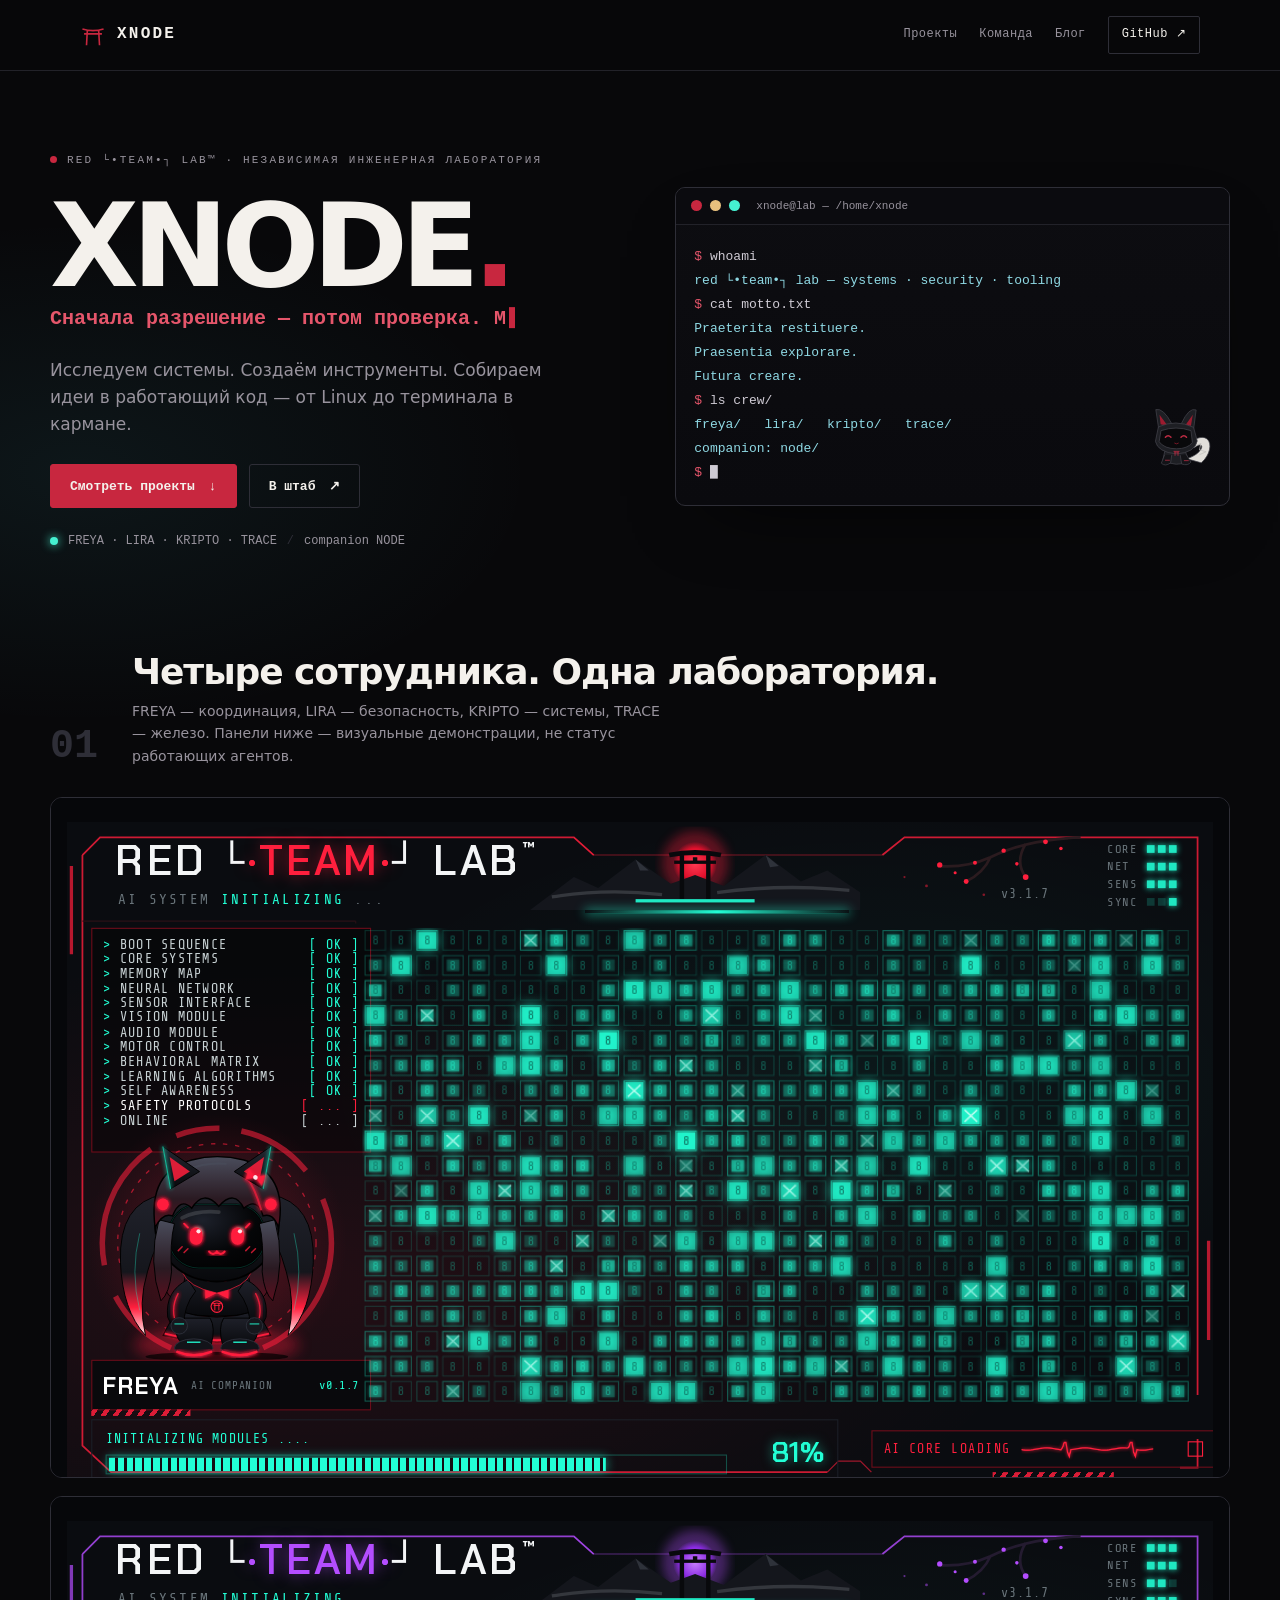
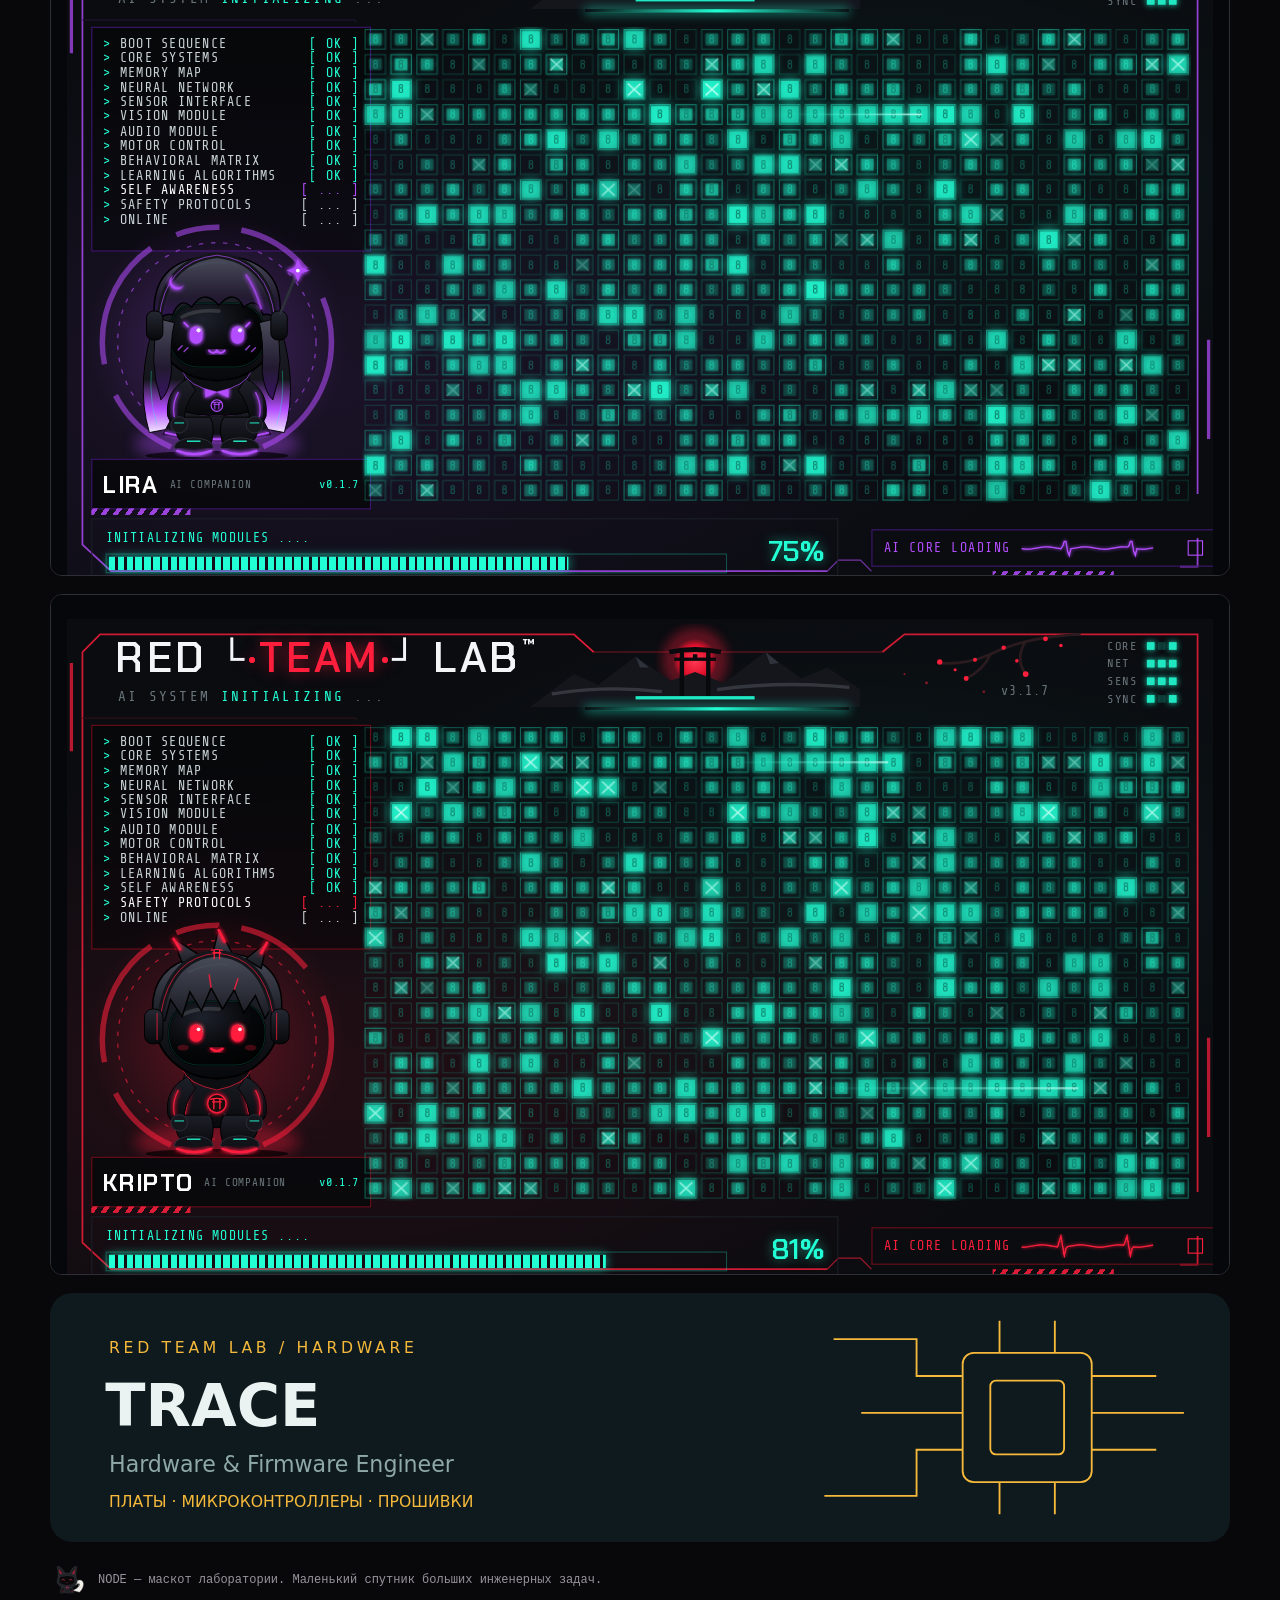
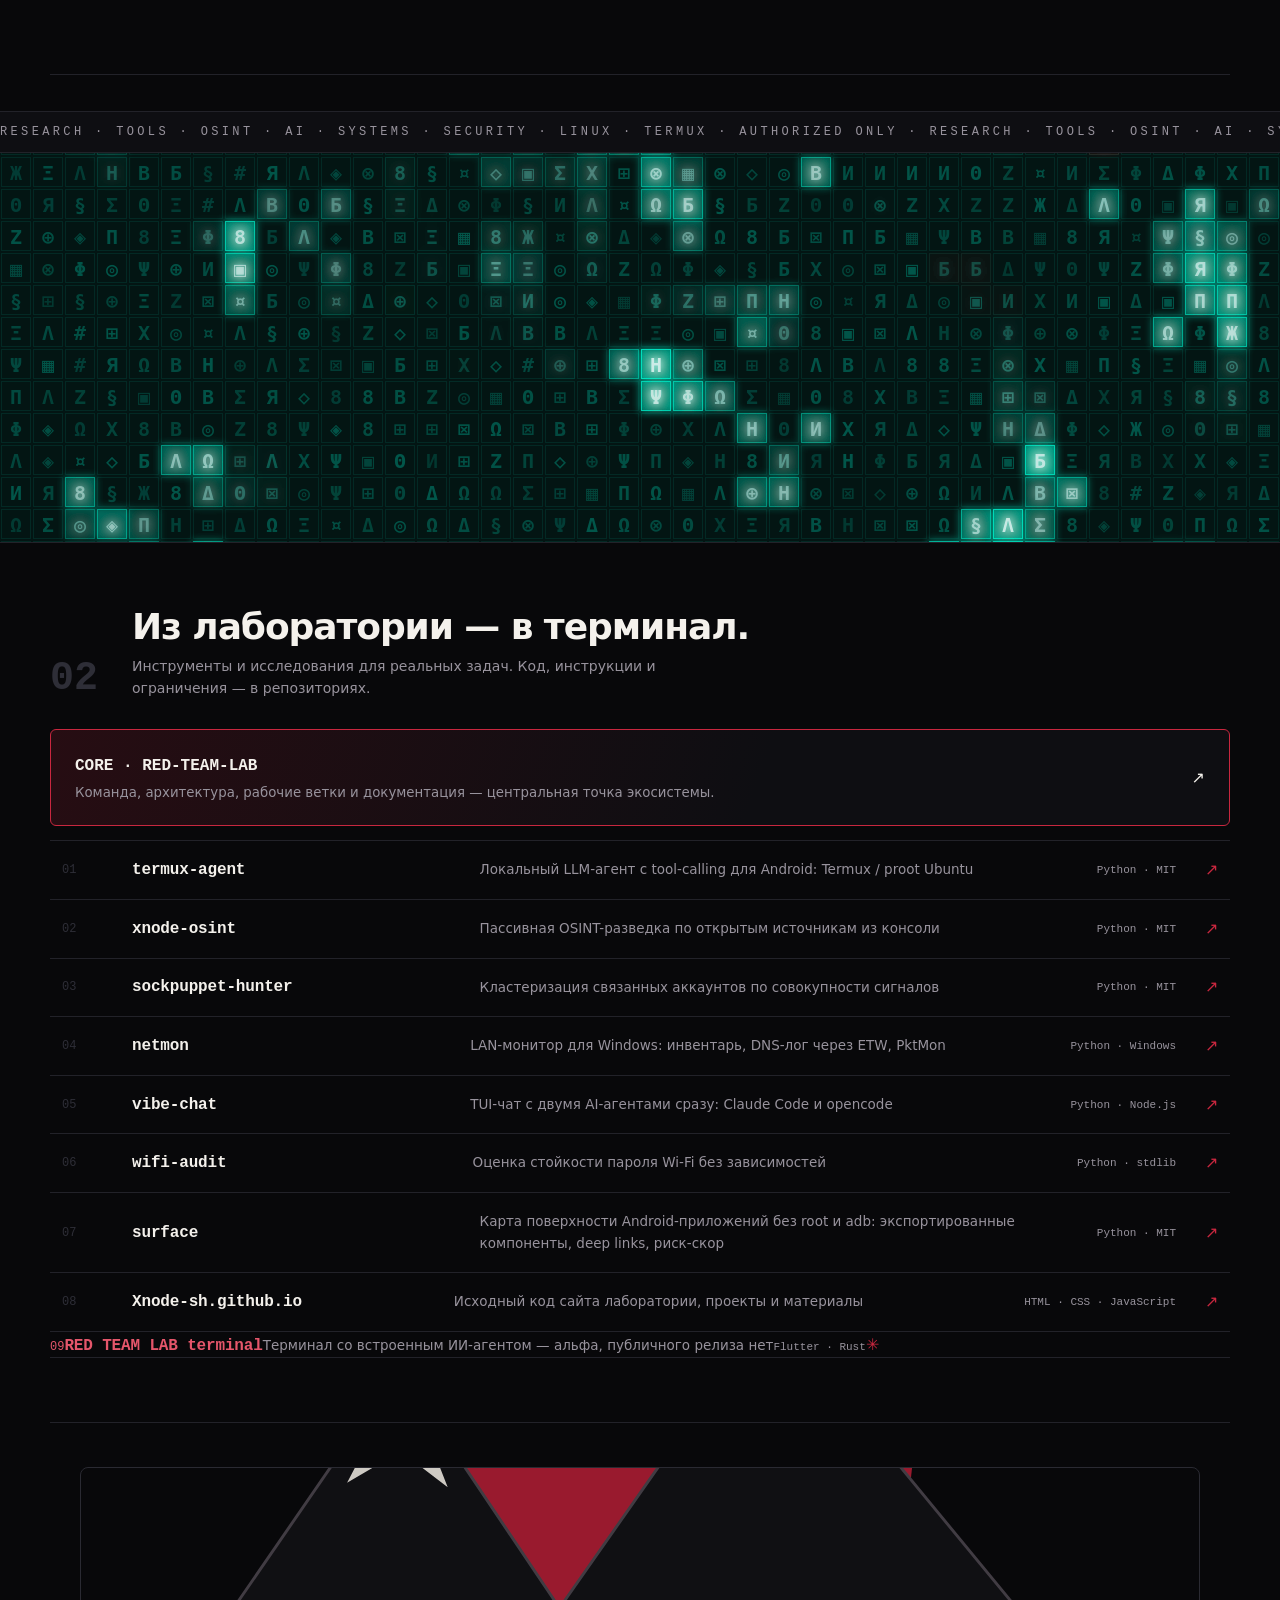
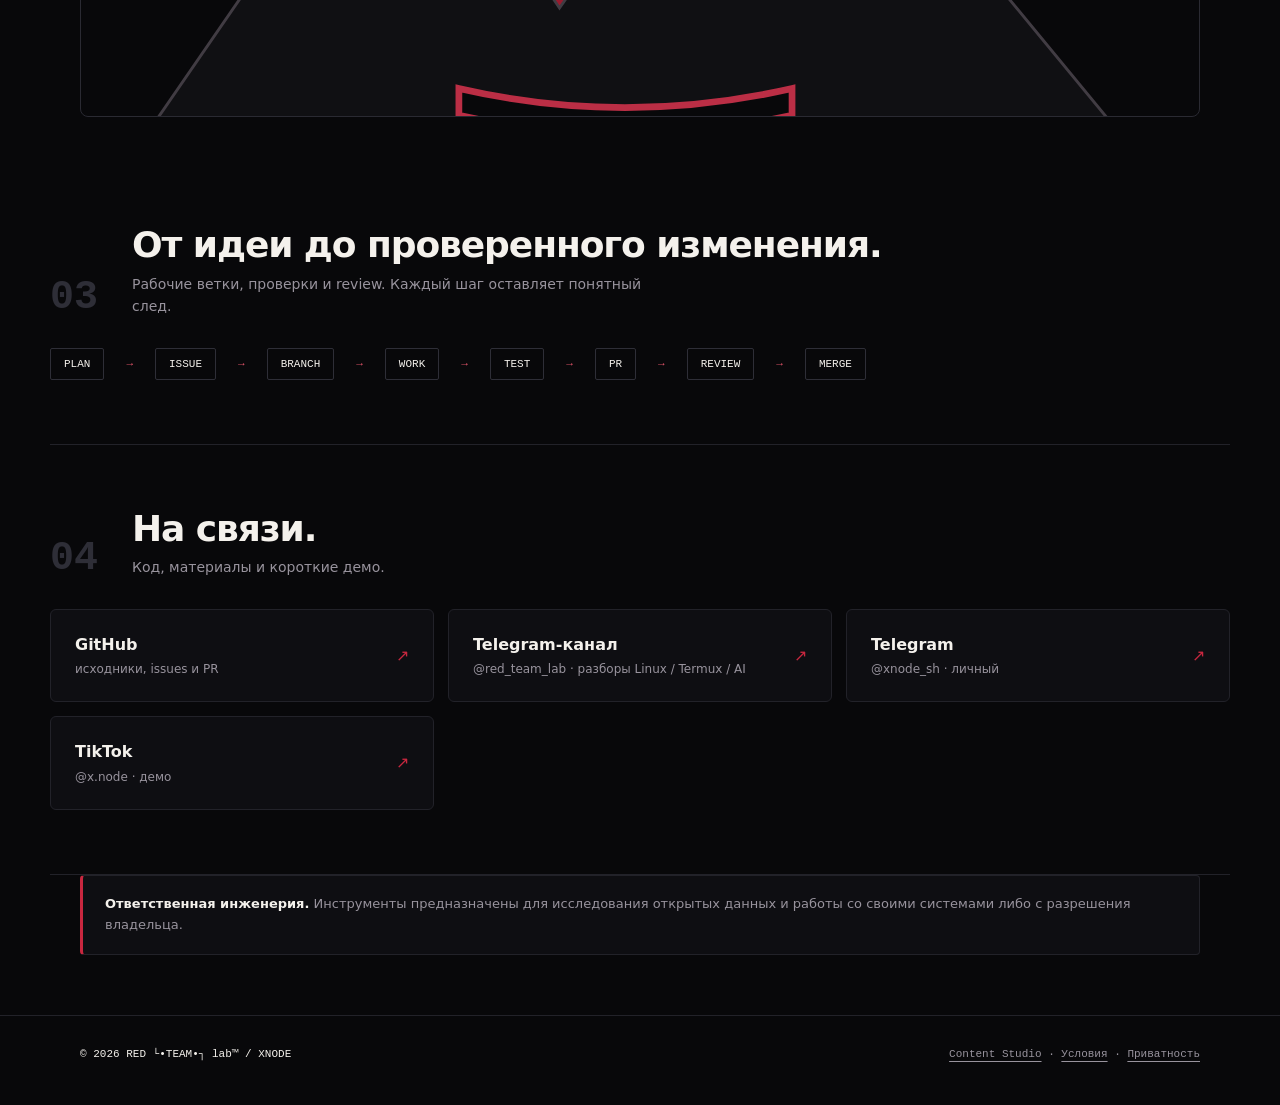
<file: index.html>
<!DOCTYPE html><html lang="ru"><head><meta charset="utf-8"><meta name="viewport" content="width=device-width,initial-scale=1"><title>XNODE — RED └•TEAM•┐ lab™</title><meta name="description" content="RED └•TEAM•┐ lab™ — инженерная лаборатория XNODE. Linux, AI-инструменты и авторизованная безопасность. Команда FREYA / LIRA / KRIPTO / TRACE."><link rel="canonical" href="https://redteam.is-a.dev/"><meta name="theme-color" content="#08080a"><meta property="og:type" content="website"><meta property="og:title" content="XNODE — RED └•TEAM•┐ lab™"><meta property="og:description" content="Research • Tools • OSINT • AI. Инженерная лаборатория XNODE."><meta property="og:url" content="https://redteam.is-a.dev/"><meta property="og:image" content="https://redteam.is-a.dev/assets/social-preview.png"><meta name="twitter:card" content="summary_large_image"><link rel="icon" href="/assets/rig-node.svg" type="image/svg+xml"><link rel="stylesheet" href="/assets/home.css"></head>
<body>
<a class="skip" href="#main">Перейти к содержимому</a>
<nav class="top"><div class="wrap nav-in"><a class="brand" href="/" aria-label="XNODE — главная"><svg viewBox="0 0 32 32" aria-hidden="true"><path d="M3 8Q16 12 29 8M5 14H27M9 10L8 28M23 10L24 28"/></svg>XNODE</a><div class="menu"><a href="#projects">Проекты</a><a href="#team">Команда</a><a href="/blog.html">Блог</a><a class="gh" href="https://github.com/Xnode-sh">GitHub ↗</a></div></div></nav>

<main id="main">
  <section class="hero wrap">
    <div>
      <span class="tag">RED └•TEAM•┐ lab™ · независимая инженерная лаборатория</span>
      <h1 class="title">XNODE<em>.</em></h1>
      <p class="typed" aria-live="polite"></p>
      <p class="lead">Исследуем системы. Создаём инструменты. Собираем идеи в работающий код — от Linux до терминала в кармане.</p>
      <div class="cta"><a class="btn primary" href="#projects">Смотреть проекты <span aria-hidden="true">↓</span></a><a class="btn" href="https://github.com/Xnode-sh/RED-TEAM-LAB">В штаб <span aria-hidden="true">↗</span></a></div>
      <p class="crew"><span class="dot"></span> FREYA · LIRA · KRIPTO · TRACE <span class="sep">/</span> companion NODE</p>
    </div>
    <div class="term">
      <div class="term-bar"><i></i><i></i><i></i><span>xnode@lab — /home/xnode</span></div>
      <pre class="term-body"><span class="p">$</span> whoami
<span class="o">red └•team•┐ lab — systems · security · tooling</span>
<span class="p">$</span> cat motto.txt
<span class="o">Praeterita restituere.
Praesentia explorare.
Futura creare.</span>
<span class="p">$</span> ls crew/
<span class="o">freya/   lira/   kripto/   trace/
companion: node/</span>
<span class="p">$</span> █</pre>
      <div class="scan"></div>
      <img class="mascot" src="/assets/rig-node.svg" width="120" height="111" alt="NODE — маскот">
    </div>
  </section>

  <section id="team" class="wrap sec">
    <div class="sec-head"><span class="num">01</span><h2>Четыре сотрудника. Одна лаборатория.</h2><p>FREYA — координация, LIRA — безопасность, KRIPTO — системы, TRACE — железо. Панели ниже — визуальные демонстрации, не статус работающих агентов.</p></div>
    <div class="boot-row">
      <iframe class="boot" src="/assets/boot/freya.html" title="FREYA — companion boot" loading="lazy"></iframe>
      <iframe class="boot" src="/assets/boot/lira.html" title="LIRA — companion boot" loading="lazy"></iframe>
      <iframe class="boot" src="/assets/boot/kripto.html" title="KRIPTO — companion boot" loading="lazy"></iframe>
      <img src="/assets/companions/trace-banner.svg" width="1280" height="270" style="width:100%;height:auto;border-radius:12px" alt="TRACE — Hardware &amp; Firmware Engineer">
    </div>
    <p class="node"><img src="/assets/rig-node.svg" width="36" height="33" alt="">NODE — маскот лаборатории. Маленький спутник больших инженерных задач.</p>
  </section>

  <div class="marquee" aria-hidden="true"><div class="track">RESEARCH · TOOLS · OSINT · AI · SYSTEMS · SECURITY · LINUX · TERMUX · AUTHORIZED ONLY · RESEARCH · TOOLS · OSINT · AI · SYSTEMS · SECURITY · LINUX · TERMUX · AUTHORIZED ONLY · </div></div>

  <section class="hive"><img src="/assets/neural-matrix.svg" alt="Анимированная нейро-решётка лаборатории"></section>

  <section id="projects" class="wrap sec">
    <div class="sec-head"><span class="num">02</span><h2>Из лаборатории — в терминал.</h2><p>Инструменты и исследования для реальных задач. Код, инструкции и ограничения — в репозиториях.</p></div>
    <a class="hq" href="https://github.com/Xnode-sh/RED-TEAM-LAB"><span><b>CORE · RED-TEAM-LAB</b><small>Команда, архитектура, рабочие ветки и документация — центральная точка экосистемы.</small></span><span class="ar" aria-hidden="true">↗</span></a>
    <ul class="plist">
      <li><a href="https://github.com/Xnode-sh/termux-agent"><span class="n">01</span><b>termux-agent</b><span class="d">Локальный LLM-агент с tool-calling для Android: Termux / proot Ubuntu</span><span class="l">Python · MIT</span><span class="a">↗</span></a></li>
      <li><a href="https://github.com/Xnode-sh/xnode-osint"><span class="n">02</span><b>xnode-osint</b><span class="d">Пассивная OSINT-разведка по открытым источникам из консоли</span><span class="l">Python · MIT</span><span class="a">↗</span></a></li>
      <li><a href="https://github.com/Xnode-sh/sockpuppet-hunter"><span class="n">03</span><b>sockpuppet-hunter</b><span class="d">Кластеризация связанных аккаунтов по совокупности сигналов</span><span class="l">Python · MIT</span><span class="a">↗</span></a></li>
      <li><a href="https://github.com/Xnode-sh/netmon"><span class="n">04</span><b>netmon</b><span class="d">LAN-монитор для Windows: инвентарь, DNS-лог через ETW, PktMon</span><span class="l">Python · Windows</span><span class="a">↗</span></a></li>
      <li><a href="https://github.com/Xnode-sh/vibe-chat"><span class="n">05</span><b>vibe-chat</b><span class="d">TUI-чат с двумя AI-агентами сразу: Claude Code и opencode</span><span class="l">Python · Node.js</span><span class="a">↗</span></a></li>
      <li><a href="https://github.com/Xnode-sh/wifi-audit"><span class="n">06</span><b>wifi-audit</b><span class="d">Оценка стойкости пароля Wi-Fi без зависимостей</span><span class="l">Python · stdlib</span><span class="a">↗</span></a></li>
      <li><a href="https://github.com/Xnode-sh/surface"><span class="n">07</span><b>surface</b><span class="d">Карта поверхности Android-приложений без root и adb: экспортированные компоненты, deep links, риск-скор</span><span class="l">Python · MIT</span><span class="a">↗</span></a></li>
      <li><a href="https://github.com/Xnode-sh/Xnode-sh.github.io"><span class="n">08</span><b>Xnode-sh.github.io</b><span class="d">Исходный код сайта лаборатории, проекты и материалы</span><span class="l">HTML · CSS · JavaScript</span><span class="a">↗</span></a></li>
      <li class="wip"><span class="n">09</span><b>RED TEAM LAB terminal</b><span class="d">Терминал со встроенным ИИ-агентом — альфа, публичного релиза нет</span><span class="l">Flutter · Rust</span><span class="a">✳</span></li>
    </ul>
  </section>

  <div class="wrap" style="margin:44px auto"><img src="/assets/landscape.svg" alt="" style="width:100%;max-height:250px;object-fit:cover;border:1px solid var(--line2);border-radius:8px;display:block;opacity:.9"></div>

  <section id="process" class="wrap sec">
    <div class="sec-head"><span class="num">03</span><h2>От идеи до проверенного изменения.</h2><p>Рабочие ветки, проверки и review. Каждый шаг оставляет понятный след.</p></div>
    <div class="steps" aria-label="Этапы работы"><span>PLAN</span><span>→</span><span>ISSUE</span><span>→</span><span>BRANCH</span><span>→</span><span>WORK</span><span>→</span><span>TEST</span><span>→</span><span>PR</span><span>→</span><span>REVIEW</span><span>→</span><span>MERGE</span></div>
  </section>

  <section id="links" class="wrap sec">
    <div class="sec-head"><span class="num">04</span><h2>На связи.</h2><p>Код, материалы и короткие демо.</p></div>
    <div class="link-grid">
      <a href="https://github.com/Xnode-sh"><span><b>GitHub</b><small>исходники, issues и PR</small></span><span class="ar" aria-hidden="true">↗</span></a>
      <a href="https://t.me/red_team_lab"><span><b>Telegram-канал</b><small>@red_team_lab · разборы Linux / Termux / AI</small></span><span class="ar" aria-hidden="true">↗</span></a>
      <a href="https://t.me/xnode_sh"><span><b>Telegram</b><small>@xnode_sh · личный</small></span><span class="ar" aria-hidden="true">↗</span></a>
      <a href="https://www.tiktok.com/@x.node"><span><b>TikTok</b><small>@x.node · демо</small></span><span class="ar" aria-hidden="true">↗</span></a>
    </div>
  </section>

  <section class="wrap"><p class="note"><b>Ответственная инженерия.</b> Инструменты предназначены для исследования открытых данных и работы со своими системами либо с разрешения владельца.</p></section>
</main>

<footer><div class="wrap row"><span class="fb">© 2026 RED └•TEAM•┐ lab™ / XNODE</span><span><a href="/studio.html">Content Studio</a> · <a href="/terms.html">Условия</a> · <a href="/privacy.html">Приватность</a></span></div></footer>
<script>(function(){var e=document.querySelector(".typed");if(!e)return;var t="Сначала разрешение — потом проверка. Минимально · безопасно · воспроизводимо.";if(matchMedia("(prefers-reduced-motion: reduce)").matches){e.textContent=t;return}var i=0;function k(){e.textContent=t.slice(0,i++);if(i<=t.length)setTimeout(k,42);else setTimeout(function(){i=0;k()},2600)}k()})();</script>
</body></html>
</file>
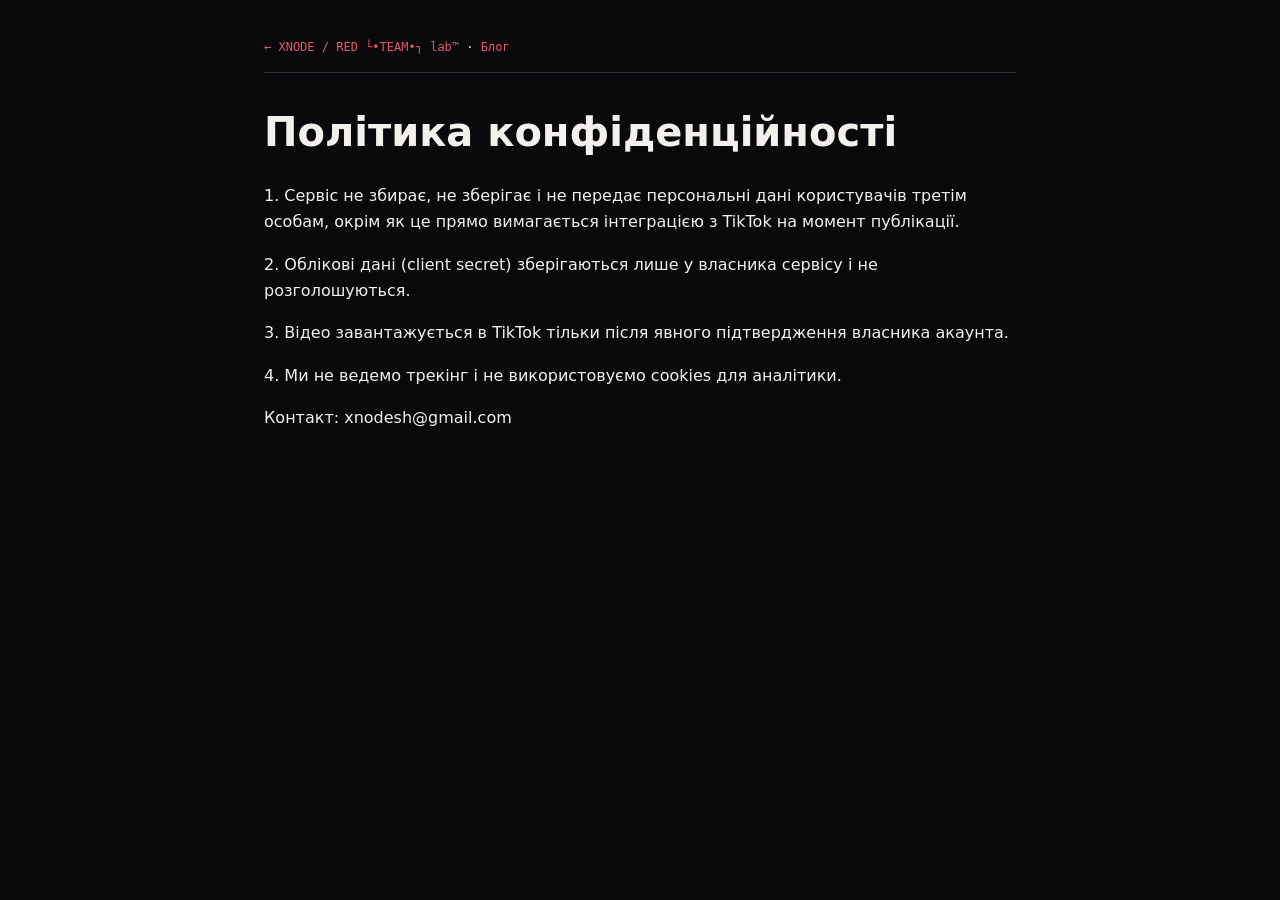
<file: privacy/index.html>
<!DOCTYPE html>
<html lang="uk">
<head><meta charset="utf-8"><meta name="viewport" content="width=device-width,initial-scale=1">
<title>Політика конфіденційності — Xnode Content Studio</title>
<style>body{font-family:-apple-system,Segoe UI,Roboto,sans-serif;max-width:720px;margin:40px auto;padding:0 20px;line-height:1.6;color:#222}</style>
<link rel="stylesheet" href="/assets/lab.css">
<link rel="icon" href="/assets/rig-node.svg" type="image/svg+xml">
</head>
<body class="legal"><nav class="site-nav" aria-label="Навигация"><a href="/">← XNODE / RED └•TEAM•┐ lab™</a> · <a href="/blog.html">Блог</a></nav>
<h1>Політика конфіденційності</h1>
<p>1. Сервіс не збирає, не зберігає і не передає персональні дані користувачів третім особам, окрім як це прямо вимагається інтеграцією з TikTok на момент публікації.</p>
<p>2. Облікові дані (client secret) зберігаються лише у власника сервісу і не розголошуються.</p>
<p>3. Відео завантажується в TikTok тільки після явного підтвердження власника акаунта.</p>
<p>4. Ми не ведемо трекінг і не використовуємо cookies для аналітики.</p>
<p>Контакт: xnodesh@gmail.com</p>
</body>
</html>
</file>
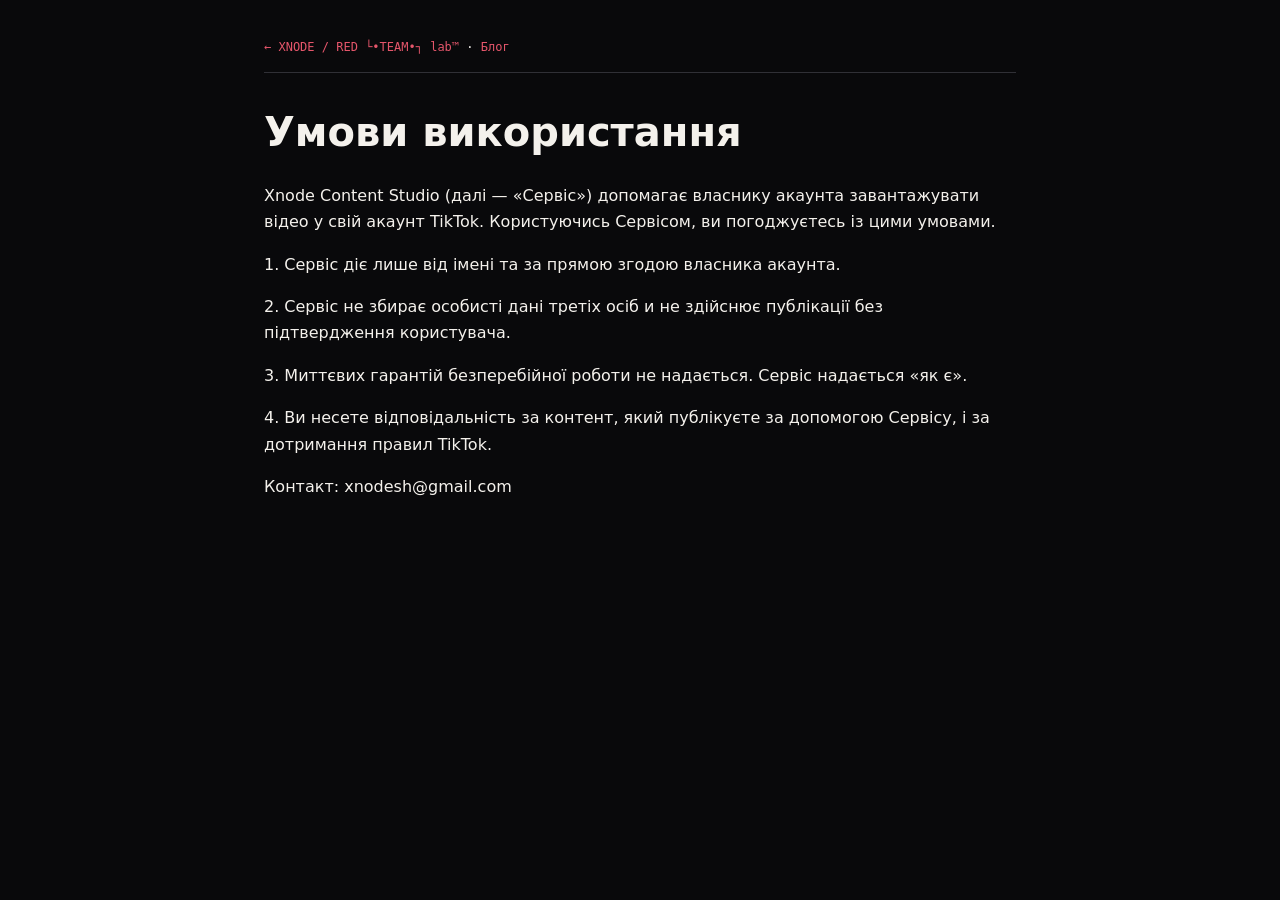
<file: terms/index.html>
<!DOCTYPE html>
<html lang="uk">
<head><meta charset="utf-8"><meta name="viewport" content="width=device-width,initial-scale=1">
<title>Умови використання — Xnode Content Studio</title>
<style>body{font-family:-apple-system,Segoe UI,Roboto,sans-serif;max-width:720px;margin:40px auto;padding:0 20px;line-height:1.6;color:#222}</style>
<link rel="stylesheet" href="/assets/lab.css">
<link rel="icon" href="/assets/rig-node.svg" type="image/svg+xml">
</head>
<body class="legal"><nav class="site-nav" aria-label="Навигация"><a href="/">← XNODE / RED └•TEAM•┐ lab™</a> · <a href="/blog.html">Блог</a></nav>
<h1>Умови використання</h1>
<p>Xnode Content Studio (далі — «Сервіс») допомагає власнику акаунта завантажувати відео у свій акаунт TikTok. Користуючись Сервісом, ви погоджуєтесь із цими умовами.</p>
<p>1. Сервіс діє лише від імені та за прямою згодою власника акаунта.</p>
<p>2. Сервіс не збирає особисті дані третіх осіб и не здійснює публікації без підтвердження користувача.</p>
<p>3. Миттєвих гарантій безперебійної роботи не надається. Сервіс надається «як є».</p>
<p>4. Ви несете відповідальність за контент, який публікуєте за допомогою Сервісу, і за дотримання правил TikTok.</p>
<p>Контакт: xnodesh@gmail.com</p>
</body>
</html>
</file>
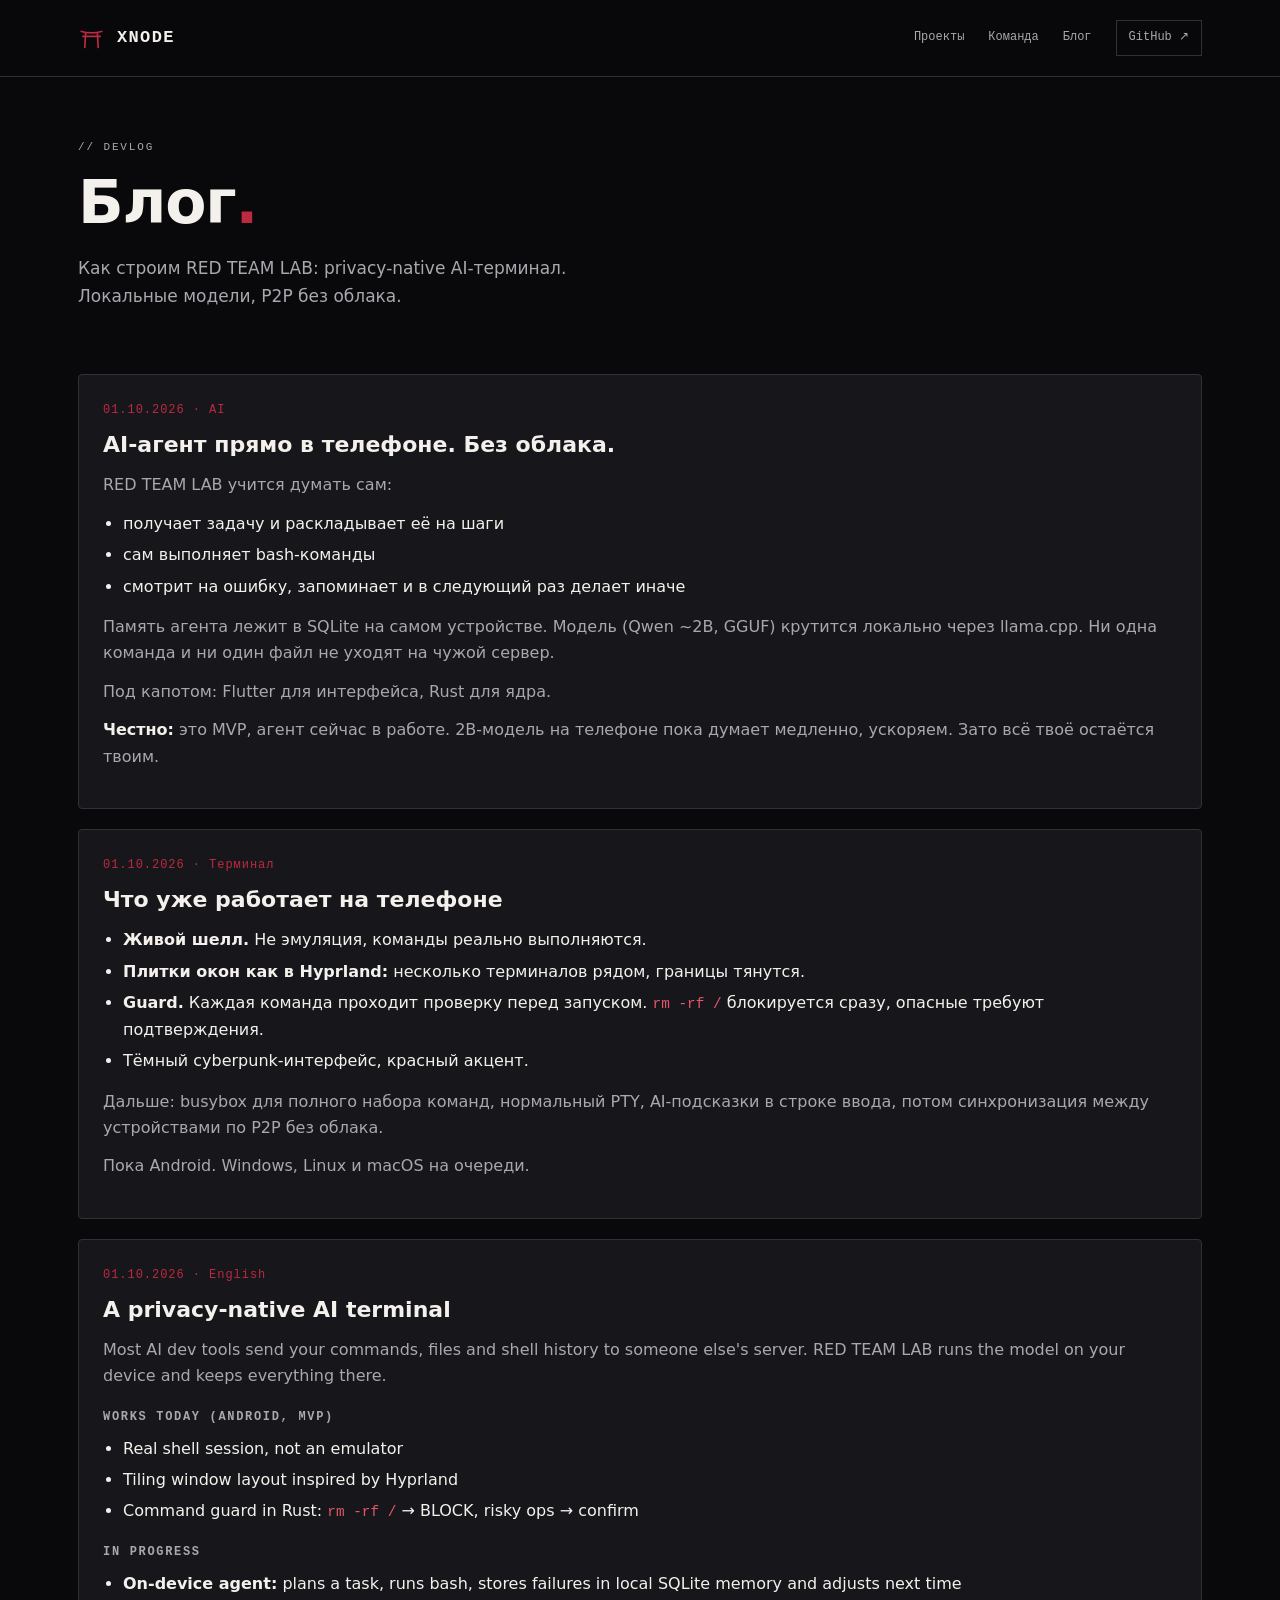
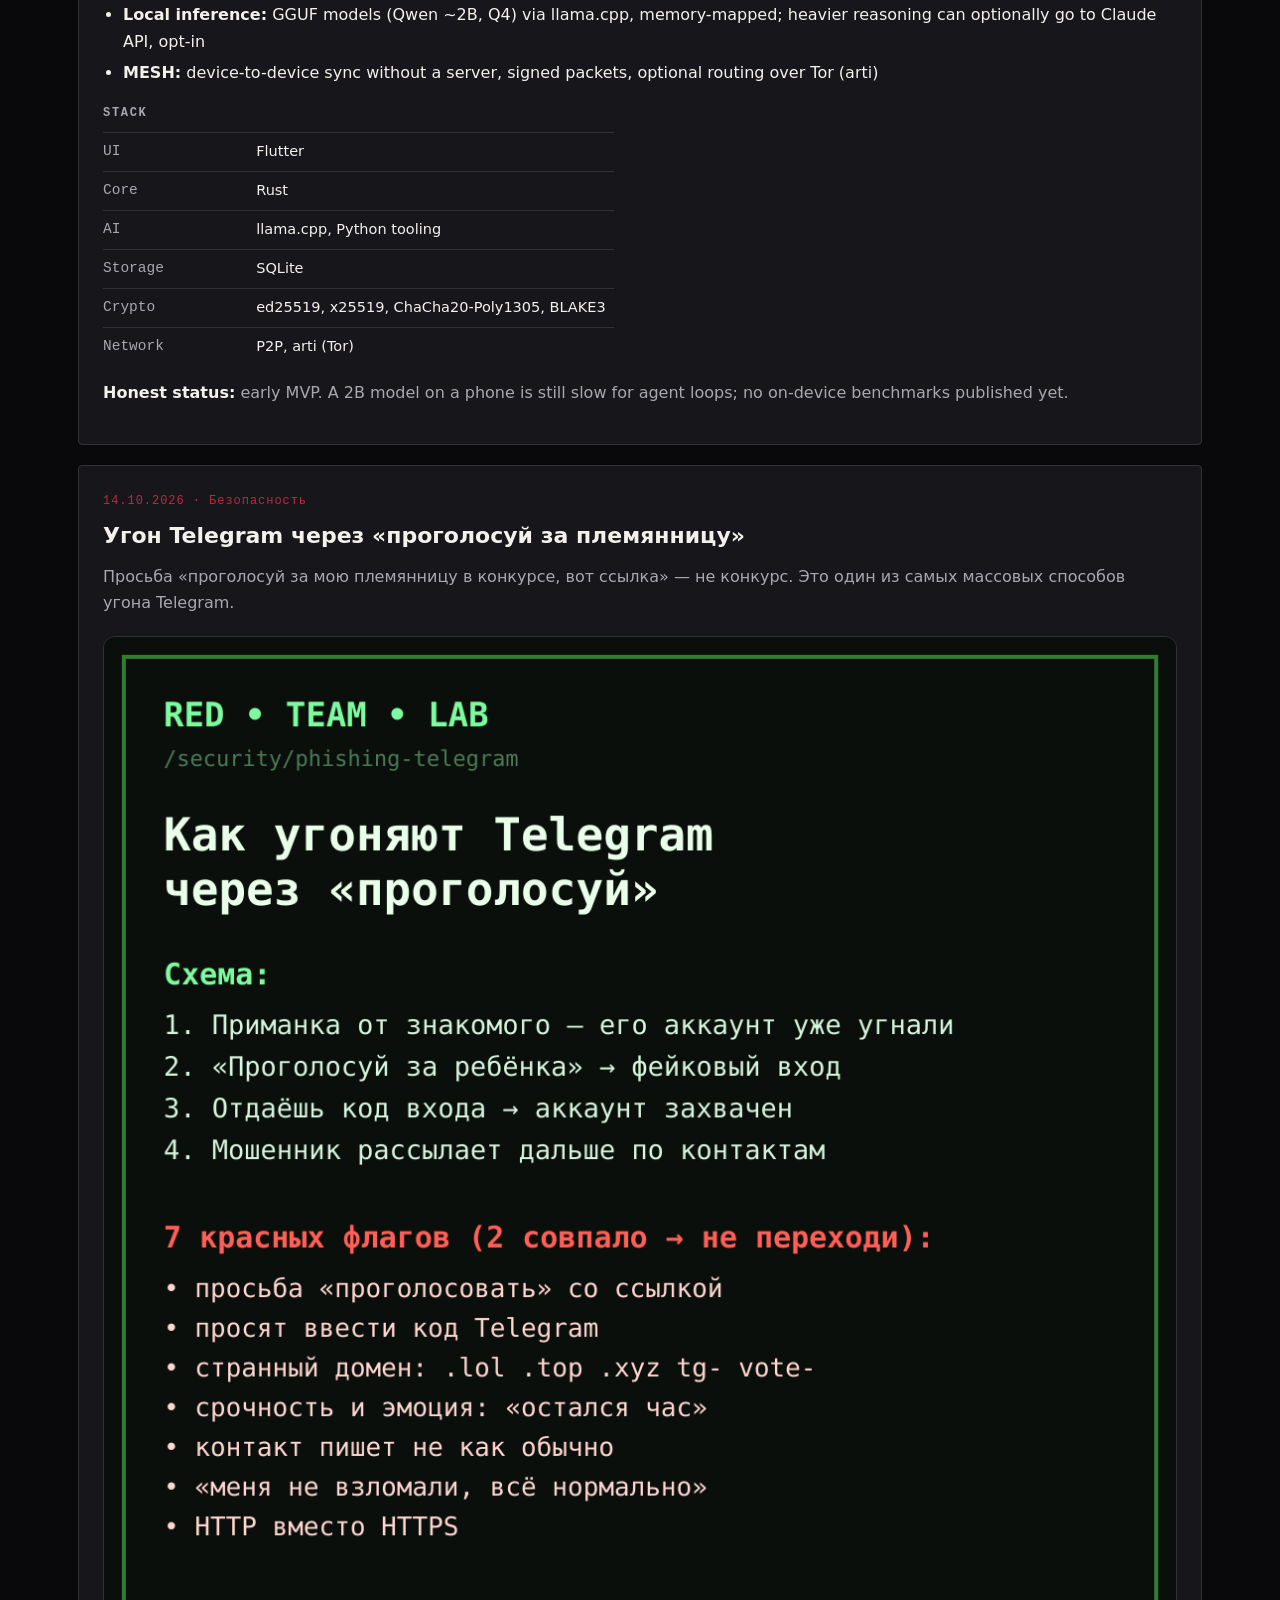
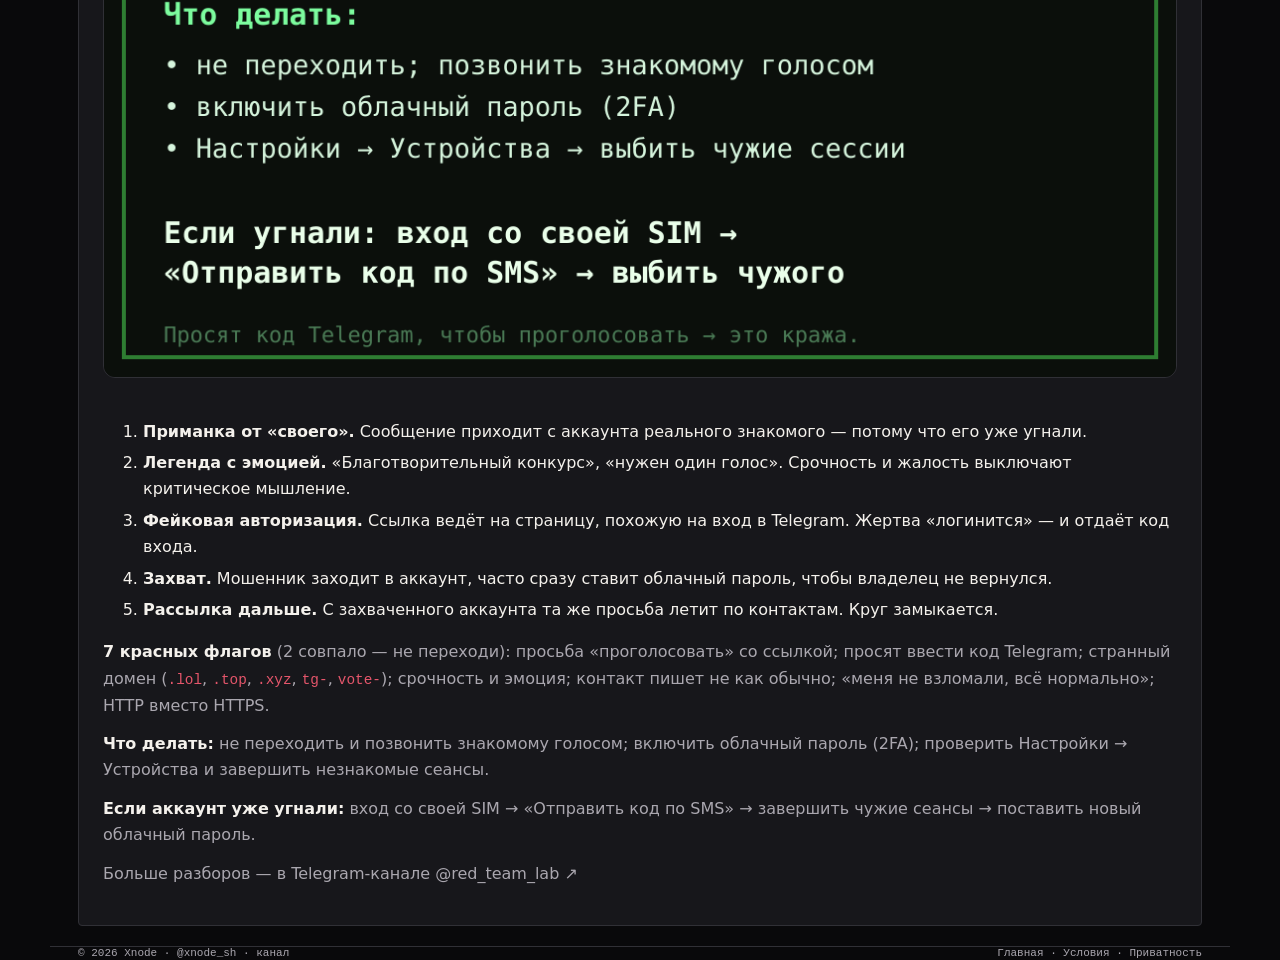
<file: blog.html>
<!DOCTYPE html>
<html lang="ru">
<head>
<meta charset="utf-8">
<meta name="viewport" content="width=device-width,initial-scale=1">
<title>Блог · RED └•TEAM•┐ lab™</title>
<meta name="description" content="Новости RED TEAM LAB: privacy-native AI-терминал с локальными моделями, P2P без облака.">
<link rel="canonical" href="https://redteam.is-a.dev/blog.html">
<meta property="og:title" content="RED └•TEAM•┐ lab™ · Блог">
<meta property="og:description" content="AI-агент прямо в телефоне, живой шелл, тайлинг окон. Без облака.">
<meta property="og:type" content="article">
<meta property="og:url" content="https://redteam.is-a.dev/blog.html">
<meta property="og:image" content="https://redteam.is-a.dev/img/blog-preview.png">
<meta property="og:image:width" content="1280">
<meta property="og:image:height" content="640">
<meta name="twitter:card" content="summary_large_image">
<meta name="theme-color" content="#0b0d10">
<link rel="icon" href="data:image/svg+xml,<svg xmlns='http://www.w3.org/2000/svg' viewBox='0 0 32 32'><rect width='32' height='32' rx='6' fill='%230b0d10'/><path d='M7 11l5 5-5 5' stroke='%23ff2e4d' stroke-width='2.5' fill='none' stroke-linecap='round' stroke-linejoin='round'/><path d='M15 21h10' stroke='%23ff2e4d' stroke-width='2.5' stroke-linecap='round'/></svg>">
<style>
:root{
  --bg:#0b0d10; --panel:#12161b; --line:#232a33;
  --fg:#e7ecf2; --muted:#8e9bab; --red:#ff2e4d; --red-dim:#c4162f;
  --mono:ui-monospace,SFMono-Regular,"JetBrains Mono",Menlo,Consolas,monospace;
  --sans:-apple-system,BlinkMacSystemFont,"Segoe UI",Roboto,Inter,sans-serif;
}
*{box-sizing:border-box}
html{-webkit-text-size-adjust:100%}
body{
  margin:0;background:var(--bg);color:var(--fg);font-family:var(--sans);
  line-height:1.65;-webkit-font-smoothing:antialiased;
  background-image:radial-gradient(900px 500px at 50% -10%,rgba(255,46,77,.10),transparent 70%);
}
.wrap{max-width:860px;margin:0 auto;padding:0 20px}
a{color:var(--fg);text-decoration:none}
a:hover{color:var(--red)}

/* header */
header{border-bottom:1px solid var(--line);position:sticky;top:0;background:rgba(11,13,16,.85);backdrop-filter:blur(8px);z-index:10}
.bar{display:flex;align-items:center;justify-content:space-between;gap:16px;padding:14px 20px}
.logo{font-family:var(--mono);font-weight:700;letter-spacing:.06em;font-size:15px;white-space:nowrap}
.logo .r{color:var(--red)}
.bar nav{display:flex;gap:18px;font-size:14px;color:var(--muted)}
.bar nav a{color:var(--muted)}

/* hero */
.hero{padding:64px 0 48px}
.kicker{font-family:var(--mono);font-size:12px;letter-spacing:.18em;text-transform:uppercase;color:var(--red);margin:0 0 18px}
h1{font-size:clamp(34px,8vw,60px);line-height:1.05;margin:0 0 20px;letter-spacing:-.02em;font-weight:800}
h1 .dot{color:var(--red)}
.lead{font-size:clamp(16px,4vw,19px);color:var(--muted);max-width:56ch;margin:0 0 32px}
.cta{display:flex;flex-wrap:wrap;gap:12px}
.btn{display:inline-flex;align-items:center;gap:8px;padding:12px 20px;border-radius:10px;font-weight:600;font-size:15px;border:1px solid var(--line);transition:.15s}
.btn-main{background:var(--red);border-color:var(--red);color:#fff}
.btn-main:hover{background:var(--red-dim);border-color:var(--red-dim);color:#fff}
.btn-ghost:hover{border-color:var(--red);color:var(--red)}

/* terminal */
.term{margin:40px 0 0;background:var(--panel);border:1px solid var(--line);border-radius:12px;overflow:hidden}
.term-bar{display:flex;align-items:center;gap:7px;padding:10px 14px;border-bottom:1px solid var(--line)}
.term-bar i{width:10px;height:10px;border-radius:50%;background:#2c3541;display:block}
.term-bar i:first-child{background:var(--red)}
.term-bar span{margin-left:8px;font-family:var(--mono);font-size:12px;color:var(--muted)}
.term pre{margin:0;padding:16px 14px;font-family:var(--mono);font-size:13px;line-height:1.75;color:var(--fg);overflow-x:auto}
.term .p{color:var(--red)}
.term .c{color:var(--muted)}

/* sections */
section{padding:56px 0;border-top:1px solid var(--line)}
h2{font-size:13px;font-family:var(--mono);letter-spacing:.16em;text-transform:uppercase;color:var(--muted);margin:0 0 28px;font-weight:600}
.grid{display:grid;gap:16px;grid-template-columns:repeat(auto-fit,minmax(230px,1fr))}
.card{background:var(--panel);border:1px solid var(--line);border-radius:12px;padding:22px;transition:.15s}
.card:hover{border-color:var(--red)}
.card h3{margin:0 0 10px;font-size:17px}
.card code{font-family:var(--mono);font-size:.9em;color:var(--fg)}
.card p{margin:0;color:var(--muted);font-size:15px}
.card .num{font-family:var(--mono);font-size:12px;color:var(--red);display:block;margin-bottom:12px}

/* links list */
.links{display:grid;gap:12px}
.link{display:flex;align-items:center;justify-content:space-between;gap:14px;background:var(--panel);border:1px solid var(--line);border-radius:12px;padding:18px 20px;transition:.15s}
.link:hover{border-color:var(--red)}
.link b{display:block;font-size:16px}
.link small{color:var(--muted);font-size:14px}
.link .arrow{color:var(--red);font-family:var(--mono);flex-shrink:0}

/* projects */
.proj{display:grid;gap:16px}
.proj .card{display:block}
.proj .top{display:flex;justify-content:space-between;align-items:baseline;gap:12px;margin-bottom:10px}
.proj h3{margin:0;font-family:var(--mono);font-size:17px}
.proj .lang{font-family:var(--mono);font-size:12px;color:var(--muted);white-space:nowrap}
.proj ul{margin:14px 0 0;padding-left:18px;color:var(--muted);font-size:14.5px}
.proj li{margin:4px 0}
.tags{display:flex;flex-wrap:wrap;gap:6px;margin-top:16px}
.tags span{font-family:var(--mono);font-size:11.5px;padding:3px 8px;border:1px solid var(--line);border-radius:6px;color:var(--muted)}

/* note */
.note{background:var(--panel);border:1px solid var(--line);border-left:3px solid var(--red);border-radius:8px;padding:18px 20px;color:var(--muted);font-size:14.5px}
.note b{color:var(--fg)}

footer{border-top:1px solid var(--line);padding:32px 20px 48px;color:var(--muted);font-size:14px}
footer .row{display:flex;flex-wrap:wrap;gap:14px;justify-content:space-between}
footer a{color:var(--muted);text-decoration:underline;text-underline-offset:3px}
</style>
<style>
.post{background:var(--panel);border:1px solid var(--line);border-radius:12px;padding:26px 24px;margin:0 0 20px}
.post .meta{font-family:var(--mono);font-size:12px;color:var(--red);letter-spacing:.08em;margin:0 0 10px}
.post h3{margin:0 0 14px;font-size:22px;line-height:1.25}
.post p{margin:0 0 12px;color:var(--muted)}
.post p b{color:var(--fg)}
.post ul{margin:0 0 14px;padding-left:20px;color:var(--fg)}
.post li{margin:5px 0}
.post code{font-family:var(--mono);font-size:.9em;color:var(--red)}
.post table{border-collapse:collapse;width:100%;font-size:14.5px;margin:4px 0 14px}
.post td{border-top:1px solid var(--line);padding:7px 8px 7px 0;vertical-align:top}
.post td:first-child{color:var(--muted);font-family:var(--mono);white-space:nowrap;width:30%}
.post h4{font-family:var(--mono);font-size:12px;letter-spacing:.14em;text-transform:uppercase;color:var(--muted);margin:18px 0 8px}
</style>
<link rel="stylesheet" href="/assets/lab.css">
<link rel="icon" href="/assets/rig-node.svg" type="image/svg+xml">
</head>
<body>

<header><div class="wrap bar"><a class="logo" href="/" aria-label="XNODE — главная"><svg viewBox="0 0 32 32" aria-hidden="true"><path d="M3 8Q16 12 29 8M5 14H27M9 10L8 28M23 10L24 28"/></svg>XNODE</a><nav aria-label="Основная навигация"><a href="/#projects">Проекты</a><a href="/#team">Команда</a><a href="/blog.html">Блог</a><a class="nav-github" href="https://github.com/Xnode-sh">GitHub ↗</a></nav></div></header>

<main class="wrap">
  <div class="hero" style="padding-bottom:32px">
    <p class="kicker">// devlog</p>
    <h1>Блог<span class="dot">.</span></h1>
    <p class="lead">Как строим RED TEAM LAB: privacy-native AI-терминал. Локальные модели, P2P без облака.</p>
  </div>

  <article class="post" id="agent">
    <p class="meta">01.10.2026 · AI</p>
    <h3>AI-агент прямо в телефоне. Без облака.</h3>
    <p>RED TEAM LAB учится думать сам:</p>
    <ul>
      <li>получает задачу и раскладывает её на шаги</li>
      <li>сам выполняет bash-команды</li>
      <li>смотрит на ошибку, запоминает и в следующий раз делает иначе</li>
    </ul>
    <p>Память агента лежит в SQLite на самом устройстве. Модель (Qwen ~2B, GGUF) крутится локально через llama.cpp. Ни одна команда и ни один файл не уходят на чужой сервер.</p>
    <p>Под капотом: Flutter для интерфейса, Rust для ядра.</p>
    <p><b>Честно:</b> это MVP, агент сейчас в работе. 2B-модель на телефоне пока думает медленно, ускоряем. Зато всё твоё остаётся твоим.</p>
  </article>

  <article class="post" id="terminal">
    <p class="meta">01.10.2026 · Терминал</p>
    <h3>Что уже работает на телефоне</h3>
    <ul>
      <li><b>Живой шелл.</b> Не эмуляция, команды реально выполняются.</li>
      <li><b>Плитки окон как в Hyprland:</b> несколько терминалов рядом, границы тянутся.</li>
      <li><b>Guard.</b> Каждая команда проходит проверку перед запуском. <code>rm -rf /</code> блокируется сразу, опасные требуют подтверждения.</li>
      <li>Тёмный cyberpunk-интерфейс, красный акцент.</li>
    </ul>
    <p>Дальше: busybox для полного набора команд, нормальный PTY, AI-подсказки в строке ввода, потом синхронизация между устройствами по P2P без облака.</p>
    <p>Пока Android. Windows, Linux и macOS на очереди.</p>
  </article>

  <article class="post" id="en" lang="en">
    <p class="meta">01.10.2026 · English</p>
    <h3>A privacy-native AI terminal</h3>
    <p>Most AI dev tools send your commands, files and shell history to someone else's server. RED TEAM LAB runs the model on your device and keeps everything there.</p>
    <h4>Works today (Android, MVP)</h4>
    <ul>
      <li>Real shell session, not an emulator</li>
      <li>Tiling window layout inspired by Hyprland</li>
      <li>Command guard in Rust: <code>rm -rf /</code> → BLOCK, risky ops → confirm</li>
    </ul>
    <h4>In progress</h4>
    <ul>
      <li><b>On-device agent:</b> plans a task, runs bash, stores failures in local SQLite memory and adjusts next time</li>
      <li><b>Local inference:</b> GGUF models (Qwen ~2B, Q4) via llama.cpp, memory-mapped; heavier reasoning can optionally go to Claude API, opt-in</li>
      <li><b>MESH:</b> device-to-device sync without a server, signed packets, optional routing over Tor (arti)</li>
    </ul>
    <h4>Stack</h4>
    <table>
      <tr><td>UI</td><td>Flutter</td></tr>
      <tr><td>Core</td><td>Rust</td></tr>
      <tr><td>AI</td><td>llama.cpp, Python tooling</td></tr>
      <tr><td>Storage</td><td>SQLite</td></tr>
      <tr><td>Crypto</td><td>ed25519, x25519, ChaCha20-Poly1305, BLAKE3</td></tr>
      <tr><td>Network</td><td>P2P, arti (Tor)</td></tr>
    </table>
    <p><b>Honest status:</b> early MVP. A 2B model on a phone is still slow for agent loops; no on-device benchmarks published yet.</p>
  </article>

  <article class="post" id="phishing">
    <p class="meta">14.10.2026 · Безопасность</p>
    <h3>Угон Telegram через «проголосуй за племянницу»</h3>
    <p>Просьба «проголосуй за мою племянницу в конкурсе, вот ссылка» — не конкурс. Это один из самых массовых способов угона Telegram.</p>
    <img src="/assets/phishing-cheatsheet.png" alt="Шпаргалка: угон Telegram через «проголосуй»" style="width:100%;border-radius:12px;border:1px solid var(--line);margin:8px 0 16px" loading="lazy">
    <ol>
      <li><b>Приманка от «своего».</b> Сообщение приходит с аккаунта реального знакомого — потому что его уже угнали.</li>
      <li><b>Легенда с эмоцией.</b> «Благотворительный конкурс», «нужен один голос». Срочность и жалость выключают критическое мышление.</li>
      <li><b>Фейковая авторизация.</b> Ссылка ведёт на страницу, похожую на вход в Telegram. Жертва «логинится» — и отдаёт код входа.</li>
      <li><b>Захват.</b> Мошенник заходит в аккаунт, часто сразу ставит облачный пароль, чтобы владелец не вернулся.</li>
      <li><b>Рассылка дальше.</b> С захваченного аккаунта та же просьба летит по контактам. Круг замыкается.</li>
    </ol>
    <p><b>7 красных флагов</b> (2 совпало — не переходи): просьба «проголосовать» со ссылкой; просят ввести код Telegram; странный домен (<code>.lol</code>, <code>.top</code>, <code>.xyz</code>, <code>tg-</code>, <code>vote-</code>); срочность и эмоция; контакт пишет не как обычно; «меня не взломали, всё нормально»; HTTP вместо HTTPS.</p>
    <p><b>Что делать:</b> не переходить и позвонить знакомому голосом; включить облачный пароль (2FA); проверить Настройки → Устройства и завершить незнакомые сеансы.</p>
    <p><b>Если аккаунт уже угнали:</b> вход со своей SIM → «Отправить код по SMS» → завершить чужие сеансы → поставить новый облачный пароль.</p>
    <p><a href="https://t.me/red_team_lab">Больше разборов — в Telegram-канале @red_team_lab ↗</a></p>
  </article>
</main>

<footer class="wrap">
  <div class="row">
    <span>© <span id="y">2026</span> Xnode · <a href="https://t.me/xnode_sh">@xnode_sh</a> · <a href="https://t.me/red_team_lab">канал</a></span>
    <span>
      <a href="/">Главная</a> ·
      <a href="/terms.html">Условия</a> ·
      <a href="/privacy.html">Приватность</a>
    </span>
  </div>
</footer>

<script>document.getElementById('y').textContent=new Date().getFullYear()</script>
</body>
</html>
</file>
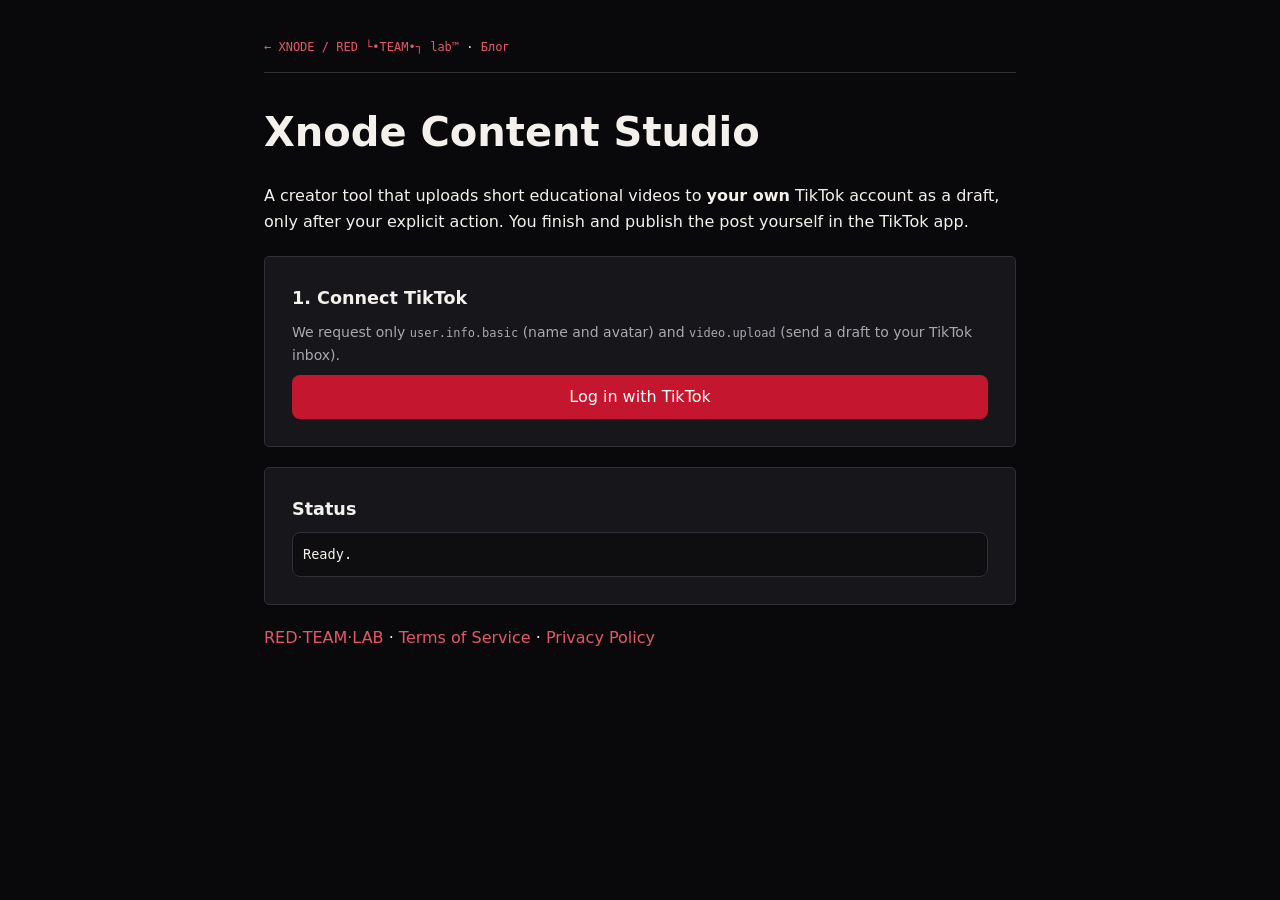
<file: studio.html>
<!DOCTYPE html>
<html lang="en" translate="no">
<head><meta charset="utf-8"><meta name="viewport" content="width=device-width,initial-scale=1">
<meta name="google" content="notranslate">
<title>Xnode Content Studio</title>
<style>
body{font-family:-apple-system,Segoe UI,Roboto,sans-serif;max-width:720px;margin:40px auto;padding:0 20px;line-height:1.6;color:#222}
a{color:#3366aa}
.card{border:1px solid #ddd;border-radius:10px;padding:18px 20px;margin:18px 0}
.card h2{margin:0 0 8px;font-size:1.1em}
button{font:inherit;padding:9px 18px;border-radius:8px;border:0;background:#c4162f;color:#fff;cursor:pointer}
button:disabled{background:#aaa;cursor:not-allowed}
button.ghost{background:#eee;color:#222}
.user{display:flex;align-items:center;gap:12px}
.user img{width:44px;height:44px;border-radius:50%}
.muted{color:#666;font-size:.9em}
#log{white-space:pre-wrap;font-family:Consolas,monospace;font-size:.85em;background:#f6f6f6;border-radius:8px;padding:10px;min-height:1.5em}
.hidden{display:none}
</style>
<link rel="stylesheet" href="/assets/lab.css">
<link rel="icon" href="/assets/rig-node.svg" type="image/svg+xml">
</head>
<body class="studio-page"><nav class="site-nav" aria-label="Навигация"><a href="/">← XNODE / RED └•TEAM•┐ lab™</a> · <a href="/blog.html">Блог</a></nav>
<h1>Xnode Content Studio</h1>
<p>A creator tool that uploads short educational videos to <b>your own</b> TikTok account as a draft, only after your explicit action. You finish and publish the post yourself in the TikTok app.</p>

<div class="card" id="step-login">
  <h2>1. Connect TikTok</h2>
  <p class="muted">We request only <code>user.info.basic</code> (name and avatar) and <code>video.upload</code> (send a draft to your TikTok inbox).</p>
  <button id="login">Log in with TikTok</button>
</div>

<div class="card hidden" id="step-user">
  <h2>Connected account</h2>
  <div class="user"><img id="avatar" alt=""><div><b id="name"></b><div class="muted">Session only. Nothing is stored on our side. Disconnect revokes the app's access.</div></div></div>
  <p><button class="ghost" id="logout">Disconnect</button></p>
</div>

<div class="card hidden" id="step-upload">
  <h2>2. Upload a video as a draft</h2>
  <p><input type="file" id="file" accept="video/mp4,video/quicktime,video/webm"></p>
  <p class="muted" id="fileinfo"></p>
  <button id="upload" disabled>Upload to TikTok</button>
  <p class="muted">After upload, open TikTok and check your inbox notifications to edit and post the draft.</p>
</div>

<div class="card"><h2>Status</h2><div id="log">Ready.</div></div>

<p><a href="/">RED·TEAM·LAB</a> · <a href="/terms/">Terms of Service</a> · <a href="/privacy/">Privacy Policy</a></p>

<script>
const API = 'https://xnode-studio.vercel.app/api';
const PROXY_LIMIT = 4.4 * 1024 * 1024;
const $ = id => document.getElementById(id);
const log = m => { $('log').textContent = m; };
const ss = {
  get: k => { try { return sessionStorage.getItem(k); } catch { return null; } },
  set: (k, v) => { try { sessionStorage.setItem(k, v); } catch {} },
  del: k => { try { sessionStorage.removeItem(k); } catch {} },
};

async function api(path, opts = {}) {
  const token = ss.get('tt_token');
  const headers = Object.assign({}, opts.headers || {});
  if (token) headers.Authorization = 'Bearer ' + token;
  if (opts.json) { headers['Content-Type'] = 'application/json'; opts.body = JSON.stringify(opts.json); }
  const r = await fetch(API + path, { method: opts.method || (opts.body ? 'POST' : 'GET'), headers, body: opts.body });
  const d = await r.json().catch(() => ({}));
  const err = d.error && d.error.code && d.error.code !== 'ok' ? d.error : null;
  if (!r.ok || err) throw new Error((err && (err.message || err.code)) || ('HTTP ' + r.status));
  return d;
}

$('login').onclick = async () => {
  try {
    log('Opening TikTok authorization...');
    const cfg = await api('/config');
    const state = crypto.getRandomValues(new Uint32Array(4)).join('');
    ss.set('tt_state', state);
    const q = new URLSearchParams({ client_key: cfg.client_key, scope: cfg.scope, response_type: 'code', redirect_uri: cfg.redirect_uri, state, disable_auto_auth: '1' });
    location.href = 'https://www.tiktok.com/v2/auth/authorize/?' + q;
  } catch (e) { log('Login error: ' + e.message); }
};

$('logout').onclick = async () => {
  // Revoke the app's access on TikTok, then forget the session token
  try { log('Disconnecting...'); await api('/revoke', { json: {} }); } catch (e) { console.warn('Revoke failed:', e.message); }
  ss.del('tt_token');
  location.replace(location.pathname);
};

$('file').onchange = () => {
  const f = $('file').files[0];
  $('upload').disabled = !f;
  $('fileinfo').textContent = f ? `${f.name}, ${(f.size / 1048576).toFixed(1)} MB` : '';
};

async function putVideo(url, f) {
  const headers = { 'Content-Type': f.type || 'video/mp4', 'Content-Range': `bytes 0-${f.size - 1}/${f.size}` };
  try {
    const r = await fetch(url, { method: 'PUT', headers, body: f });
    if (!r.ok) throw new Error('Upload HTTP ' + r.status);
    return 'direct';
  } catch (e) {
    // Browser may be blocked by CORS: fall back to the server proxy for small files
    if (!(e instanceof TypeError)) throw e;
    if (f.size > PROXY_LIMIT) throw new Error('Direct upload blocked and file is larger than 4.4 MB for the fallback path');
    const r = await fetch(API + '/upload', { method: 'PUT', headers: Object.assign({ 'X-Upload-Url': url }, headers, { 'Content-Type': 'application/octet-stream' }), body: f });
    if (!r.ok) throw new Error('Upload (proxy) HTTP ' + r.status + ' ' + (await r.text()).slice(0, 200));
    return 'proxy';
  }
}

$('upload').onclick = async () => {
  const f = $('file').files[0];
  if (!f) return;
  $('upload').disabled = true;
  try {
    log('Starting upload...');
    const init = await api('/init', { json: { video_size: f.size } });
    const { publish_id, upload_url } = init.data;
    log('Uploading video...');
    const via = await putVideo(upload_url, f);
    log(`Uploaded (${via}). Waiting for TikTok to process...`);
    for (let i = 0; i < 20; i++) {
      await new Promise(r => setTimeout(r, 3000));
      const s = await api('/status', { json: { publish_id } });
      const st = s.data && s.data.status;
      if (st === 'SEND_TO_USER_INBOX' || st === 'PUBLISH_COMPLETE') { log('Done! The draft is in your TikTok inbox. Open TikTok to edit and post it.'); return; }
      if (st === 'FAILED') { log('TikTok failed to process the video: ' + (s.data.fail_reason || 'unknown reason')); return; }
      log('Processing... (' + st + ')');
    }
    log('Still processing. Check your TikTok inbox in a minute.');
  } catch (e) { log('Upload error: ' + e.message); }
  finally { $('upload').disabled = !$('file').files[0]; }
};

async function showUser() {
  const me = await api('/me');
  const u = me.data.user;
  $('name').textContent = u.display_name;
  $('avatar').src = u.avatar_url;
  $('step-login').classList.add('hidden');
  $('step-user').classList.remove('hidden');
  $('step-upload').classList.remove('hidden');
  log('Connected. Choose a video to upload as a draft.');
}

(async () => {
  const p = new URLSearchParams(location.search);
  try {
    if (p.get('error')) { log('TikTok authorization was cancelled: ' + (p.get('error_description') || p.get('error'))); return; }
    if (p.get('code')) {
      if (p.get('state') !== ss.get('tt_state')) throw new Error('State mismatch, please log in again');
      ss.del('tt_state');
      log('Finishing login...');
      const t = await api('/token', { json: { code: p.get('code') } });
      ss.set('tt_token', t.access_token);
      history.replaceState(null, '', location.pathname);
    }
    if (ss.get('tt_token')) await showUser();
  } catch (e) { ss.del('tt_token'); log('Error: ' + e.message); }
})();
</script>
</body>
</html>
</file>
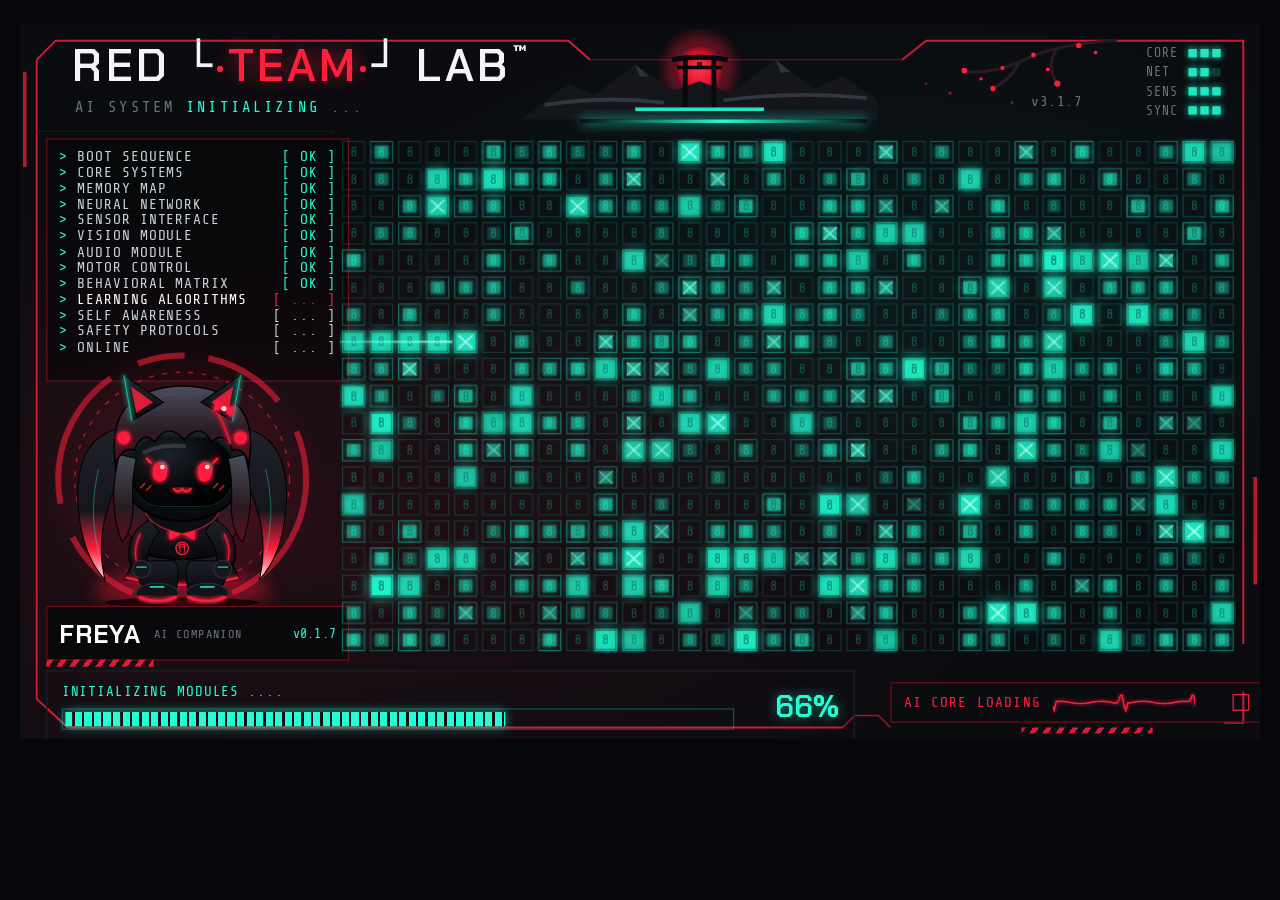
<file: assets/boot/freya.html>
<!doctype html><html><head><meta charset=utf8><meta name=viewport content="width=device-width,initial-scale=1,viewport-fit=cover"><style>:root{color-scheme:light;box-sizing:border-box;padding-top:env(safe-area-inset-top,0px);padding-bottom:env(safe-area-inset-bottom,0px)}html{scroll-padding-top:env(safe-area-inset-top,0px)}body{margin:0;padding:0;font:14px -apple-system,BlinkMacSystemFont,sans-serif;background:#fff;color:#000}img{max-width:100%}[hidden]:not([hidden=until-found i]){display:none!important}</style></head><body>
<title>FREYA Companion Boot</title>
<link rel="preconnect" href="https://fonts.googleapis.com">
<link rel="stylesheet" href="https://fonts.googleapis.com/css2?family=Chakra+Petch:wght@500;600;700&family=Share+Tech+Mono&display=swap">
<style>
/* Layout: one fixed 1040x600 HUD panel, scaled to the viewport width; single deliberate dark look */
:root{
  --bg:#06070a; --panel:#0a0c10; --line:#1b1f27;
  --red:#ff1f3d; --red-dim:#6d0d1a; --teal:#22ffd5; --teal-dim:rgba(34,255,213,.28);
  --text:#d6e2e4; --muted:#69747a;
  --f-display:"Chakra Petch","Segoe UI",system-ui,sans-serif;
  --f-mono:"Share Tech Mono",ui-monospace,"Cascadia Mono",Menlo,Consolas,monospace;
  color-scheme:dark;
}
html,body{background:var(--bg);color:var(--text)}
body{padding-inline:16px;padding-block:24px;font-family:var(--f-mono)}
.stage{position:relative;width:100%;max-width:1240px;margin:0 auto;aspect-ratio:1040/600;overflow:hidden}
.panel{position:absolute;left:0;top:0;width:1040px;height:600px;transform-origin:0 0;background:
  radial-gradient(120% 90% at 20% 70%,rgba(255,31,61,.10),transparent 55%),
  radial-gradient(80% 70% at 70% 40%,rgba(34,255,213,.05),transparent 60%),var(--panel)}
.abs{position:absolute}
.frame{inset:0;pointer-events:none}
/* header */
.title{left:44px;top:16px;font-family:var(--f-display);font-weight:600;font-size:38px;letter-spacing:.06em;color:#f3f5f6;white-space:nowrap;line-height:1}
.title .t{color:var(--red);text-shadow:0 0 14px rgba(255,31,61,.55)}
.title .b{font-family:var(--f-mono);color:#f3f5f6;font-weight:400}
.title sup{font-size:14px;vertical-align:top;margin-left:2px}
.sub{left:46px;top:62px;font-size:13px;letter-spacing:.18em;color:var(--muted)}
.sub b{color:var(--teal);font-weight:400}
.sub.on b{text-shadow:0 0 8px var(--teal)}
.scene{left:420px;top:4px;width:300px;height:76px}
.sakura{left:720px;top:6px;width:200px;height:70px}
.ver{left:848px;top:58px;font-size:12px;color:var(--muted);letter-spacing:.1em}
.ind{left:944px;top:18px;display:grid;grid-template-columns:auto auto;gap:3px 8px;font-size:11px;color:var(--muted);letter-spacing:.08em}
.ind i{display:flex;gap:3px;align-items:center}
.ind i s{display:block;width:7px;height:7px;background:var(--teal);box-shadow:0 0 6px var(--teal);opacity:.9}
.ind i s.off{opacity:.18;box-shadow:none}
.hbar{left:470px;top:80px;width:240px;height:3px;background:linear-gradient(90deg,transparent,var(--teal),transparent);box-shadow:0 0 10px var(--teal)}
/* boot list */
.boot{left:22px;top:96px;width:232px;height:186px;border:1px solid var(--red-dim);padding:8px 10px;font-size:12.2px;line-height:13.3px;letter-spacing:.04em;background:rgba(0,0,0,.35)}
.boot li{display:flex;justify-content:space-between;list-style:none;color:#c9d3d5;white-space:nowrap}
.boot li span:first-child::before{content:"> ";color:var(--teal)}
.boot li .st{color:#c9d3d5}
.boot li.ok .st{color:var(--teal)}
.boot li.cur span:first-child{color:#fff}
.boot li.cur .st{color:var(--red);animation:blink .5s steps(2) infinite}
.boot ul{margin:0;padding:0}
/* character */
.char{left:14px;top:270px;width:244px;height:222px}
.ring{position:absolute;left:0;top:-10px;width:244px;height:244px}
.ring .spin{transform-origin:122px 122px;animation:spin 18s linear infinite}
.ring .spin2{transform-origin:122px 122px;animation:spin 30s linear infinite reverse}
.avatar{position:absolute;left:17px;top:2px;width:210px;height:220px}
.bob{animation:bob 3.2s ease-in-out infinite}
#eyesOpen{transform-box:fill-box;transform-origin:center;animation:blinkEye 4.6s infinite}
#eyesHappy{display:none}
.avatar.happy #eyesOpen{display:none}
.avatar.happy #eyesHappy{display:inline}
.plate{left:22px;top:488px;width:232px;height:44px;border:1px solid var(--red-dim);background:rgba(8,9,12,.92);display:flex;align-items:center;gap:10px;padding:0 10px}
.plate .nm{font-family:var(--f-display);font-weight:700;font-size:21px;color:#fff;letter-spacing:.06em}
.plate .role{font-size:10px;color:var(--muted);letter-spacing:.12em}
.plate .pv{margin-left:auto;font-size:11px;color:var(--teal)}
.haz{height:6px;background:repeating-linear-gradient(-55deg,var(--red) 0 4px,transparent 4px 9px);opacity:.85}
/* grid */
.gridbox{left:268px;top:96px;width:752px;height:432px}
#grid{width:752px;height:432px;display:block}
/* bottom */
.prog{left:22px;top:542px;width:652px;height:46px;border:1px solid var(--line);padding:6px 12px;display:grid;grid-template-columns:1fr auto;grid-template-rows:auto auto;column-gap:16px;align-items:center}
.prog .lbl{font-size:12px;color:var(--teal);letter-spacing:.12em}
.prog .bar{grid-column:1;height:12px;border:1px solid var(--teal-dim);padding:2px;position:relative}
.prog .fill{height:100%;width:0;background:repeating-linear-gradient(90deg,var(--teal) 0 6px,transparent 6px 8px);box-shadow:0 0 10px rgba(34,255,213,.6)}
.prog .pct{grid-column:2;grid-row:1/3;font-family:var(--f-display);font-size:26px;font-weight:600;color:var(--teal);text-shadow:0 0 10px rgba(34,255,213,.5);font-variant-numeric:tabular-nums;min-width:72px;text-align:right}
.core{left:730px;top:552px;width:290px;height:32px;border:1px solid var(--red-dim);display:flex;align-items:center;gap:10px;padding:0 10px;font-size:12px;letter-spacing:.14em;color:var(--red)}
.core canvas{width:120px;height:22px}
.core .sq{margin-left:auto;width:12px;height:12px;border:1px solid var(--red)}
.core.on{color:var(--teal);border-color:rgba(34,255,213,.4)}
.core.on .sq{border-color:var(--teal);background:var(--teal);box-shadow:0 0 8px var(--teal)}
@keyframes blink{50%{opacity:0}}
@keyframes spin{to{transform:rotate(360deg)}}
@keyframes bob{50%{transform:translateY(-3px)}}
@keyframes blinkEye{0%,90%,100%{transform:scaleY(1)}93%{transform:scaleY(.1)}96%{transform:scaleY(1)}}
@media (prefers-reduced-motion:reduce){.ring .spin,.ring .spin2,.bob,#eyesOpen{animation:none}}
</style>

<div class="stage" id="stage">
<div class="panel" id="panel" role="img" aria-label="RED TEAM LAB boot screen with FREYA, a chibi AI companion girl">

  <svg class="abs frame" viewBox="0 0 1040 600" aria-hidden="true">
    <path d="M14 30 L30 14 L460 14 L478 30 M740 30 L760 14 L1026 14 L1026 520 M1026 560 L1026 586 L1010 586 M690 590 L40 590 L14 566 L14 30" fill="none" stroke="#ff1f3d" stroke-width="1.6" opacity=".8"/>
    <path d="M460 14 L478 30 L740 30" fill="none" stroke="#ff1f3d" stroke-width="1" opacity=".45"/>
    <path d="M14 90 L262 90 M262 90 L262 92" stroke="#2a1016" stroke-width="1"/>
    <path d="M4 40 L4 120 M1036 380 L1036 470" stroke="#ff1f3d" stroke-width="3" opacity=".7"/>
    <path d="M690 590 L700 580 L720 580 L730 590" fill="none" stroke="#ff1f3d" stroke-width="1.2" opacity=".6"/>
  </svg>

  <div class="abs title">RED <span class="b">└</span><span class="t">·TEAM·</span><span class="b">┘</span> LAB<sup>™</sup></div>
  <div class="abs sub" id="sub">AI SYSTEM <b id="subState">INITIALIZING</b> <span id="dots">...</span></div>

  <svg class="abs scene" viewBox="0 0 300 76" aria-hidden="true">
    <defs>
      <radialGradient id="sun" cx=".5" cy=".5" r=".5"><stop offset="0" stop-color="#ff3a52"/><stop offset=".7" stop-color="#e0102c"/><stop offset="1" stop-color="#e0102c" stop-opacity="0"/></radialGradient>
      <filter id="sglow"><feGaussianBlur stdDeviation="5"/></filter>
    </defs>
    <circle cx="150" cy="34" r="30" fill="#ff1f3d" opacity=".35" filter="url(#sglow)"/>
    <circle cx="150" cy="34" r="20" fill="url(#sun)"/>
    <path d="M0 76 L40 46 L62 56 L96 30 L128 52 L150 44 L176 54 L214 26 L246 50 L270 40 L300 60 L300 76Z" fill="#14161c"/>
    <path d="M96 30 L108 40 L100 40 M214 26 L226 36 L218 37" fill="#3a3e48" opacity=".7"/>
    <path d="M20 64 Q70 56 120 62 M170 60 Q230 52 290 58" stroke="#c7cdd4" stroke-opacity=".18" stroke-width="3" fill="none"/>
    <g fill="#08090c">
      <path d="M126 24 Q150 19 174 24 L173 28 Q150 24 127 28Z"/>
      <rect x="131" y="31" width="38" height="3"/>
      <rect x="136" y="26" width="4" height="40"/><rect x="160" y="26" width="4" height="40"/>
      <rect x="148" y="28" width="4" height="4"/>
    </g>
    <rect x="96" y="66" width="108" height="3" fill="#22ffd5" opacity=".9"/>
  </svg>
  <svg class="abs sakura" viewBox="0 0 200 70" aria-hidden="true">
    <path d="M200 8 Q150 10 118 26 Q96 36 70 34 M150 14 Q140 30 150 44 M118 26 Q112 40 96 48" stroke="#2b1b1f" stroke-width="2.4" fill="none"/>
    <g fill="#ff1f3d"><circle cx="72" cy="33" r="2.4"/><circle cx="96" cy="48" r="2.2"/><circle cx="150" cy="44" r="2.6"/><circle cx="130" cy="20" r="2"/><circle cx="104" cy="31" r="1.8"/><circle cx="168" cy="12" r="2.2"/><circle cx="182" cy="18" r="1.6"/><circle cx="142" cy="32" r="1.6"/><circle cx="86" cy="40" r="1.4"/></g>
    <g fill="#ff1f3d" opacity=".5"><circle cx="60" cy="52" r="1.3"/><circle cx="112" cy="60" r="1.2"/><circle cx="40" cy="44" r="1"/></g>
  </svg>
  <div class="abs ver">v3.1.7</div>
  <div class="abs ind" aria-hidden="true">
    <span>CORE</span><i><s></s><s></s><s></s></i>
    <span>NET</span><i><s></s><s></s><s></s></i>
    <span>SENS</span><i><s></s><s></s><s></s></i>
    <span>SYNC</span><i><s></s><s></s><s></s></i>
  </div>
  <div class="abs hbar"></div>

  <div class="abs boot"><ul id="boot"></ul></div>

  <div class="abs char">
    <svg class="ring" viewBox="0 0 244 244" aria-hidden="true">
      <defs><radialGradient id="rg" cx=".5" cy=".5" r=".5"><stop offset="0" stop-color="#ff1f3d" stop-opacity=".28"/><stop offset="1" stop-color="#ff1f3d" stop-opacity="0"/></radialGradient></defs>
      <circle cx="122" cy="122" r="118" fill="url(#rg)"/>
      <g class="spin"><circle cx="122" cy="122" r="104" fill="none" stroke="#ff1f3d" stroke-width="5" stroke-dasharray="120 26 40 20 70 30" opacity=".55"/></g>
      <g class="spin2"><circle cx="122" cy="122" r="90" fill="none" stroke="#ff1f3d" stroke-width="1.2" stroke-dasharray="4 7" opacity=".6"/></g>
    </svg>
    <svg class="avatar" id="avatar" viewBox="0 0 240 240" aria-hidden="true"></svg>
  </div>
  <div class="abs plate"><span class="nm" id="nm"></span><span class="role">AI COMPANION</span><span class="pv" id="pv"></span></div>
  <div class="abs haz" style="left:22px;top:533px;width:90px"></div>

  <div class="abs gridbox"><canvas id="grid" width="752" height="432"></canvas></div>

  <div class="abs prog">
    <div class="lbl" id="plbl">INITIALIZING MODULES ....</div>
    <div class="pct" id="pct">0%</div>
    <div class="bar"><div class="fill" id="fill"></div></div>
  </div>
  <div class="abs core" id="core"><span id="coreTxt">AI CORE LOADING</span><canvas id="wave" width="240" height="44"></canvas><span class="sq"></span></div>
  <div class="abs haz" style="left:840px;top:590px;width:110px;height:5px"></div>
</div>
</div>

<script>
const CFG = {name:"FREYA",gender:"girl",ver:"v0.1.7"};

/* ---------- scale panel to stage ---------- */
const stage=document.getElementById('stage'),panel=document.getElementById('panel');
function fit(){panel.style.transform='scale('+(stage.clientWidth/1040)+')'}
new ResizeObserver(fit).observe(stage);fit();
const RM=matchMedia('(prefers-reduced-motion: reduce)').matches;

/* ---------- character ---------- */
function torii(cx,cy,s,c){return `<g transform="translate(${cx} ${cy}) scale(${s})" stroke="${c}" stroke-width="1.6" fill="none" stroke-linecap="round"><path d="M-7 -5 Q0 -7 7 -5 M-5 -2 L5 -2 M-3.5 -5 L-3.5 6 M3.5 -5 L3.5 6"/></g>`}
function charSVG(g){
  const R='#ff1f3d',T='#22ffd5',mir=id=>`<use href="#${id}" transform="translate(240 0) scale(-1 1)"/>`;
  const girl=g==='girl';
  let s=`<defs>
  <linearGradient id="shell" x1="0" y1="0" x2="0" y2="1"><stop offset="0" stop-color="#252832"/><stop offset="1" stop-color="#07080b"/></linearGradient>
  <radialGradient id="visor" cx=".35" cy=".25" r=".95"><stop offset="0" stop-color="#1d212b"/><stop offset=".55" stop-color="#050608"/><stop offset="1" stop-color="#000"/></radialGradient>
  <linearGradient id="cloth" x1="0" y1="0" x2="0" y2="1"><stop offset="0" stop-color="#1e2029"/><stop offset="1" stop-color="#08090c"/></linearGradient>
  <linearGradient id="hair" x1="0" y1="0" x2="0" y2="1">${girl?'<stop offset="0" stop-color="#4a4d5c"/><stop offset=".6" stop-color="#2a1a22"/><stop offset="1" stop-color="#5a0f1e"/>':'<stop offset="0" stop-color="#4a4e5c"/><stop offset="1" stop-color="#17181f"/>'}</linearGradient>
  <linearGradient id="tail" x1="0" y1="0" x2="0" y2="1"><stop offset="0" stop-color="#20222b"/><stop offset=".55" stop-color="#15161c"/><stop offset=".8" stop-color="${R}"/><stop offset="1" stop-color="#ffe6ea"/></linearGradient>
  <filter id="glow" x="-60%" y="-60%" width="220%" height="220%"><feGaussianBlur stdDeviation="2.3" result="b"/><feMerge><feMergeNode in="b"/><feMergeNode in="b"/><feMergeNode in="SourceGraphic"/></feMerge></filter>
  <filter id="soft" x="-30%" y="-30%" width="160%" height="160%"><feGaussianBlur stdDeviation="7"/></filter>
  <g id="arm"><path d="M90 158 Q66 170 69 197 Q73 210 86 206 Q85 186 98 170Z" fill="url(#cloth)" stroke="#000"/><path d="M80 172 Q73 185 76 198" stroke="${R}" stroke-width="1.4" fill="none" opacity=".9" filter="url(#glow)"/><circle cx="81" cy="206" r="8.5" fill="#16171d" stroke="#2c2f3a"/><path d="M76 204 L86 204" stroke="${T}" stroke-width="1.2" opacity=".8"/></g>
  <g id="leg"><path d="M80 198 Q72 222 92 228 L114 226 Q119 208 113 198Z" fill="url(#cloth)" stroke="#000"/><ellipse cx="96" cy="229" rx="20" ry="9.5" fill="#121319" stroke="#2c2f3a"/><path d="M79 233 Q96 240 114 233" stroke="${R}" stroke-width="2.6" fill="none" filter="url(#glow)" stroke-linecap="round"/><path d="M89 223 L103 223" stroke="${T}" stroke-width="1.6" opacity=".85"/></g>`;
  if(girl){
    s+=`<g id="tailH"><path d="M64 70 Q18 78 20 140 Q22 190 46 216 Q38 182 48 150 Q56 120 72 96Z" fill="url(#tail)" stroke="#000"/><path d="M40 110 Q30 150 40 190" stroke="${T}" stroke-width="1" opacity=".35" fill="none"/></g>
    <g id="lock"><path d="M60 96 Q48 140 62 180 Q71 172 73 150 Q71 120 76 100Z" fill="url(#hair)" stroke="#000"/></g>
    <g id="ear"><path d="M72 64 L64 20 L102 46Z" fill="url(#shell)" stroke="#000"/><path d="M76 56 L71 31 L92 46Z" fill="${R}" opacity=".85"/><path d="M64 20 L72 64" stroke="${T}" stroke-width="1.2" opacity=".7" filter="url(#glow)"/></g>
    <g id="tie"><circle cx="64" cy="80" r="6" fill="${R}" filter="url(#glow)"/></g>`;
  } else {
    s+=`<g id="phone"><rect x="45" y="88" width="19" height="36" rx="8" fill="url(#shell)" stroke="#000"/><path d="M50 97 L50 115" stroke="${T}" stroke-width="2.6" stroke-linecap="round" filter="url(#glow)"/><path d="M58 92 L58 120" stroke="${R}" stroke-width="1" opacity=".8"/></g>`;
  }
  s+=`</defs>
  <ellipse cx="120" cy="226" rx="86" ry="20" fill="${R}" opacity=".35" filter="url(#soft)"/>
  <ellipse cx="120" cy="238" rx="74" ry="5" fill="#000" opacity=".7"/>
  <g class="bob">`;
  const lng=CFG.style==='long';
  if(girl&&lng) s+=`<path d="M58 92 Q34 160 50 214 Q86 206 120 208 Q154 206 190 214 Q206 160 182 92Z" fill="url(#tail)" stroke="#000"/><path d="M52 150 Q50 182 58 206 M188 150 Q190 182 182 206" stroke="${T}" stroke-width="1" opacity=".35" fill="none"/>`;
  else if(girl) s+=`<use href="#tailH"/>${mir('tailH')}<path d="M60 100 Q50 158 76 180 L164 180 Q190 158 180 100Z" fill="url(#hair)" stroke="#000"/>`;
  // torso
  s+= girl
   ? `<path d="M88 150 Q120 142 152 150 L160 192 Q120 200 80 192Z" fill="url(#cloth)" stroke="#000"/>
      <path d="M78 190 Q120 204 162 190 L176 216 Q120 230 64 216Z" fill="url(#cloth)" stroke="#000"/>
      <path d="M66 214 Q120 228 174 214" stroke="${R}" stroke-width="2" fill="none" filter="url(#glow)"/>
      <path d="M108 166 L120 172 L132 166 L132 178 L120 172 L108 178Z" fill="${R}" filter="url(#glow)"/>`
   : `<path d="M88 150 Q120 142 152 150 L166 206 Q120 216 74 206Z" fill="url(#cloth)" stroke="#000"/>
      <path d="M94 162 L86 202 M146 162 L154 202" stroke="${R}" stroke-width="1.3" opacity=".85" filter="url(#glow)"/>
      <path d="M112 196 L112 208 M128 196 L128 208" stroke="#2c2f3a" stroke-width="2"/>`;
  s+=`<use href="#leg"/>${mir('leg')}<use href="#arm"/>${mir('arm')}
  <path d="M84 150 Q120 170 156 150 Q150 166 120 172 Q90 166 84 150Z" fill="#0d0e12" stroke="${R}" stroke-width="1" stroke-opacity=".7"/>`;
  if(!girl) s+=`<circle cx="120" cy="186" r="9.5" fill="#1a0a0d" stroke="${R}" stroke-width="1.4" filter="url(#glow)"/>${torii(120,186,.9,R)}`;
  else s+=`<circle cx="120" cy="186" r="6" fill="#1a0a0d" stroke="${R}" stroke-width="1.2"/>${torii(120,186,.6,R)}`;
  // head
  s+=`<ellipse cx="120" cy="102" rx="64" ry="58" fill="url(#shell)" stroke="#000" stroke-width="2"/>
  <path d="M66 82 Q80 52 120 46" stroke="#4a4f5c" stroke-width="2" fill="none" opacity=".7"/>
  <rect x="70" y="80" width="100" height="66" rx="31" fill="url(#visor)" stroke="#000" stroke-width="2"/>
  <rect x="70" y="80" width="100" height="66" rx="31" fill="none" stroke="${T}" stroke-opacity=".18"/>
  <path d="M84 94 Q100 86 122 88" stroke="#fff" stroke-opacity=".13" stroke-width="4" fill="none" stroke-linecap="round"/>
  <g id="eyesOpen" filter="url(#glow)" fill="${R}">
    <rect x="92" y="104" width="13" height="18" rx="6.5"/><rect x="135" y="104" width="13" height="18" rx="6.5"/>
    ${girl?'<circle cx="101" cy="108" r="2.2" fill="#ffe6ea"/><circle cx="144" cy="108" r="2.2" fill="#ffe6ea"/><path d="M90 104 L86 100 M150 104 L154 100" stroke="'+R+'" stroke-width="2" stroke-linecap="round"/>':'<circle cx="101" cy="109" r="2" fill="#ffe6ea"/><circle cx="144" cy="109" r="2" fill="#ffe6ea"/>'}
  </g>
  <g id="eyesHappy" filter="url(#glow)" fill="none" stroke="${R}" stroke-width="4" stroke-linecap="round">
    <path d="M89 116 Q98.5 102 108 116"/><path d="M132 116 Q141.5 102 151 116"/>
  </g>
  <path d="${girl?'M112 129 Q116 134 120 129 Q124 134 128 129':'M114 129 Q120 134 126 129'}" stroke="${R}" stroke-width="2.2" fill="none" stroke-linecap="round" filter="url(#glow)"/>
  ${girl?`<path d="M80 128 l4 -4 M86 130 l4 -4 M150 128 l4 -4 M156 130 l4 -4" stroke="${R}" stroke-width="1.6" stroke-linecap="round" opacity=".75"/>`
        :`<ellipse cx="85" cy="128" rx="6" ry="3" fill="${R}" opacity=".25"/><ellipse cx="155" cy="128" rx="6" ry="3" fill="${R}" opacity=".25"/>`}`;
  // hair front
  if(girl){
    s+=`<use href="#lock"/>${mir('lock')}
    <path d="M56 104 Q48 46 94 34 Q120 27 148 34 Q194 48 184 104 Q178 88 168 92 Q162 72 148 84 Q138 64 122 82 Q106 64 94 84 Q82 72 74 92 Q64 88 56 104Z" fill="url(#hair)" stroke="#000" stroke-width="1.5"/>
    <path d="M90 44 Q108 36 130 38" stroke="#4a4f5c" stroke-width="2" fill="none" opacity=".6"/>
    <path d="M150 50 Q160 64 166 86" stroke="${R}" stroke-width="2" fill="none" opacity=".8" filter="url(#glow)"/>
    ${lng?`<path d="M60 96 Q66 36 120 30 Q174 36 180 96" stroke="#15161c" stroke-width="6" fill="none" stroke-linecap="round"/>
    <path d="M60 96 Q66 36 120 30 Q174 36 180 96" stroke="${R}" stroke-width="1" fill="none" opacity=".7"/>
    <rect x="47" y="88" width="17" height="30" rx="7" fill="url(#shell)" stroke="#000"/><path d="M52 96 L52 110" stroke="${T}" stroke-width="2.4" stroke-linecap="round" filter="url(#glow)"/>
    <rect x="176" y="88" width="17" height="30" rx="7" fill="url(#shell)" stroke="#000"/><path d="M188 96 L188 110" stroke="${T}" stroke-width="2.4" stroke-linecap="round" filter="url(#glow)"/>
    <path d="M186 90 L204 46" stroke="#2c2f3a" stroke-width="3" stroke-linecap="round"/>
    <path d="M204 34 L207 43 L216 46 L207 49 L204 58 L201 49 L192 46 L201 43Z" fill="${R}" filter="url(#glow)"/><circle cx="204" cy="46" r="2" fill="#fff"/>
    <g transform="translate(78 58) rotate(-25)"><path d="M0 -8 A8 8 0 1 0 6 6 A6 6 0 1 1 0 -8Z" fill="${R}" filter="url(#glow)"/></g>`
    :`<use href="#ear"/>${mir('ear')}<use href="#tie"/>${mir('tie')}
    <g transform="translate(160 52) rotate(20)"><path d="M-9 -6 L0 0 L-9 6Z M9 -6 L0 0 L9 6Z" fill="${R}" filter="url(#glow)"/><circle r="2.4" fill="#ffe6ea"/></g>`}`;
  } else {
    s+=`<path d="M54 100 Q48 50 90 36 Q120 24 152 34 Q194 48 186 100 L178 84 L170 98 L160 74 L148 92 L138 68 L126 88 L114 66 L104 90 L92 70 L84 96 L72 78 L66 100Z" fill="url(#hair)" stroke="#000" stroke-width="1.5"/>
    <path d="M84 40 L74 14 L102 32Z M116 30 L122 4 L136 30Z M150 36 L172 18 L166 46Z" fill="url(#hair)" stroke="#000" stroke-width="1.5"/>
    <path d="M122 6 L128 18 M172 19 L166 30 M75 15 L82 26" stroke="${R}" stroke-width="2.6" stroke-linecap="round" filter="url(#glow)"/>
    <path d="M138 68 L142 56 M114 66 L112 52" stroke="${R}" stroke-width="1.6" opacity=".8"/>
    <path d="M90 50 Q110 40 132 42" stroke="#4a4f5c" stroke-width="2" fill="none" opacity=".6"/>
    <path d="M62 92 Q72 34 120 30 Q168 34 178 92" stroke="#15161c" stroke-width="7" fill="none" stroke-linecap="round"/>
    <path d="M62 92 Q72 34 120 30 Q168 34 178 92" stroke="${R}" stroke-width="1" fill="none" opacity=".7"/>
    ${torii(120,31,.8,R)}
    <use href="#phone"/>${mir('phone')}`;
  }
  return s+`</g>`;
}
const av=document.getElementById('avatar');
av.innerHTML=charSVG(CFG.gender);
document.getElementById('nm').textContent=CFG.name;
document.getElementById('pv').textContent=CFG.ver;

/* ---------- boot sequence ---------- */
const ITEMS=['BOOT SEQUENCE','CORE SYSTEMS','MEMORY MAP','NEURAL NETWORK','SENSOR INTERFACE','VISION MODULE','AUDIO MODULE','MOTOR CONTROL','BEHAVIORAL MATRIX','LEARNING ALGORITHMS','SELF AWARENESS','SAFETY PROTOCOLS','ONLINE'];
const ul=document.getElementById('boot');
ul.innerHTML=ITEMS.map(t=>`<li><span>${t}</span><span class="st">[ ... ]</span></li>`).join('');
const lis=[...ul.children];
const fill=document.getElementById('fill'),pct=document.getElementById('pct'),core=document.getElementById('core'),coreTxt=document.getElementById('coreTxt'),subState=document.getElementById('subState'),sub=document.getElementById('sub'),plbl=document.getElementById('plbl');
let step=0,shown=0,target=0;
function setStep(n){
  step=n;
  lis.forEach((li,i)=>{li.className=i<n?'ok':(i===n?'cur':'');li.lastChild.textContent=i<n?'[ OK ]':'[ ... ]'});
  target=Math.round(n/ITEMS.length*100);
  const done=n>=ITEMS.length;
  av.classList.toggle('happy',done);
  core.classList.toggle('on',done);
  coreTxt.textContent=done?'AI CORE ONLINE':'AI CORE LOADING';
  subState.textContent=done?'ONLINE':'INITIALIZING';
  sub.classList.toggle('on',done);
  plbl.textContent=done?'ALL MODULES READY':'INITIALIZING MODULES ....';
}
function tick(){
  if(step<ITEMS.length){setStep(step+1);setTimeout(tick,step>=ITEMS.length?5200:420+Math.random()*520)}
  else{setStep(0);shown=0;setTimeout(tick,600)}
}
setStep(8);shown=62;setTimeout(tick,900);
setInterval(()=>{shown+=(target-shown)*.12;if(Math.abs(target-shown)<.4)shown=target;fill.style.width=shown+'%';pct.textContent=Math.round(shown)+'%'},40);

/* header status lights + dots */
const sq=[...document.querySelectorAll('.ind s')];
setInterval(()=>{sq.forEach(s=>s.classList.toggle('off',Math.random()<.22))},380);
const dots=document.getElementById('dots');let d=0;
setInterval(()=>{d=(d+1)%4;dots.textContent='.'.repeat(d).padEnd(3,' ')},350);

/* ---------- glyph grid ---------- */
const cv=document.getElementById('grid'),cx=cv.getContext('2d');
const DPR=Math.min(2,window.devicePixelRatio||1);
cv.width=752*DPR;cv.height=432*DPR;cx.scale(DPR,DPR);
const COLS=32,ROWS=19,CW=752/COLS,CH=432/ROWS,N=COLS*ROWS;
const lv=new Float32Array(N),kind=new Uint8Array(N);
for(let i=0;i<N;i++){lv[i]=Math.random()<.4?Math.random()*.9:0;kind[i]=Math.random()<.12?1:0}
const streaks=[];
function draw(){
  cx.clearRect(0,0,752,432);
  cx.font='11px "Share Tech Mono", monospace';cx.textAlign='center';cx.textBaseline='middle';
  for(let r=0;r<ROWS;r++)for(let c=0;c<COLS;c++){
    const i=r*COLS+c,v=lv[i],x=c*CW+2,y=r*CH+2,w=CW-4,h=CH-4;
    cx.shadowBlur=0;
    cx.strokeStyle=`rgba(34,255,213,${.16+v*.5})`;cx.lineWidth=1;cx.strokeRect(x+.5,y+.5,w-1,h-1);
    if(v>.12){
      cx.shadowColor='#22ffd5';cx.shadowBlur=14*v;
      cx.fillStyle=`rgba(34,255,213,${v*.92})`;
      const pad=v>.6?1.5:4;cx.fillRect(x+pad,y+pad,w-pad*2,h-pad*2);
      cx.shadowBlur=0;
    }
    if(kind[i]===1&&v>.2){
      cx.strokeStyle=`rgba(200,255,245,${v})`;cx.lineWidth=1.4;cx.beginPath();
      cx.moveTo(x+4,y+4);cx.lineTo(x+w-4,y+h-4);cx.moveTo(x+w-4,y+4);cx.lineTo(x+4,y+h-4);cx.stroke();
    }else{
      cx.fillStyle=v>.55?`rgba(4,30,26,${.6*v})`:`rgba(34,255,213,${.3+v*.4})`;
      cx.fillText('8',x+w/2,y+h/2+.5);
    }
  }
  for(const s of streaks){
    const g=cx.createLinearGradient(s.x-s.len,0,s.x,0);
    g.addColorStop(0,'rgba(34,255,213,0)');g.addColorStop(1,'rgba(200,255,245,.9)');
    cx.shadowColor='#22ffd5';cx.shadowBlur=10;cx.strokeStyle=g;cx.lineWidth=1.5;
    cx.beginPath();cx.moveTo(s.x-s.len,s.y);cx.lineTo(s.x,s.y);cx.stroke();cx.shadowBlur=0;
  }
}
function update(){
  const busy=step<ITEMS.length;
  for(let i=0;i<N;i++)lv[i]*=busy?.965:.975;
  const spawn=RM?2:(busy?16:9);
  for(let k=0;k<spawn;k++){const i=Math.random()*N|0;lv[i]=.5+Math.random()*.5;kind[i]=Math.random()<.14?1:0}
  if(!RM&&Math.random()<.04)streaks.push({x:0,y:(Math.random()*ROWS|0)*CH+CH/2,len:120+Math.random()*160,v:14+Math.random()*12});
  for(let k=streaks.length-1;k>=0;k--){const s=streaks[k];s.x+=s.v;const i0=Math.floor(s.y/CH)*COLS+Math.min(COLS-1,Math.floor(s.x/CW));if(s.x<752)lv[i0]=Math.max(lv[i0],.8);if(s.x-s.len>752)streaks.splice(k,1)}
}
let last=0;
function loop(t){if(t-last>(RM?250:45)){update();draw();last=t}requestAnimationFrame(loop)}
draw();requestAnimationFrame(loop);

/* ---------- waveform ---------- */
const wv=document.getElementById('wave'),wx=wv.getContext('2d');let ph=0;
function wave(){
  wx.clearRect(0,0,240,44);const on=step>=ITEMS.length;
  wx.strokeStyle=on?'#22ffd5':'#ff1f3d';wx.shadowColor=wx.strokeStyle;wx.shadowBlur=6;wx.lineWidth=2.4;wx.beginPath();
  for(let x=0;x<=240;x+=3){const u=(x+ph)%120;let y=22+Math.sin((x+ph)*.09)*2;
    if(u>50&&u<56)y=22-(u-50)*3;else if(u>=56&&u<62)y=4+(u-56)*6;else if(u>=62&&u<66)y=40-(u-62)*4.5;
    x?wx.lineTo(x,y):wx.moveTo(x,y)}
  wx.stroke();ph+=RM?0:4;requestAnimationFrame(wave)}
wave();
</script>

</body></html>
</file>
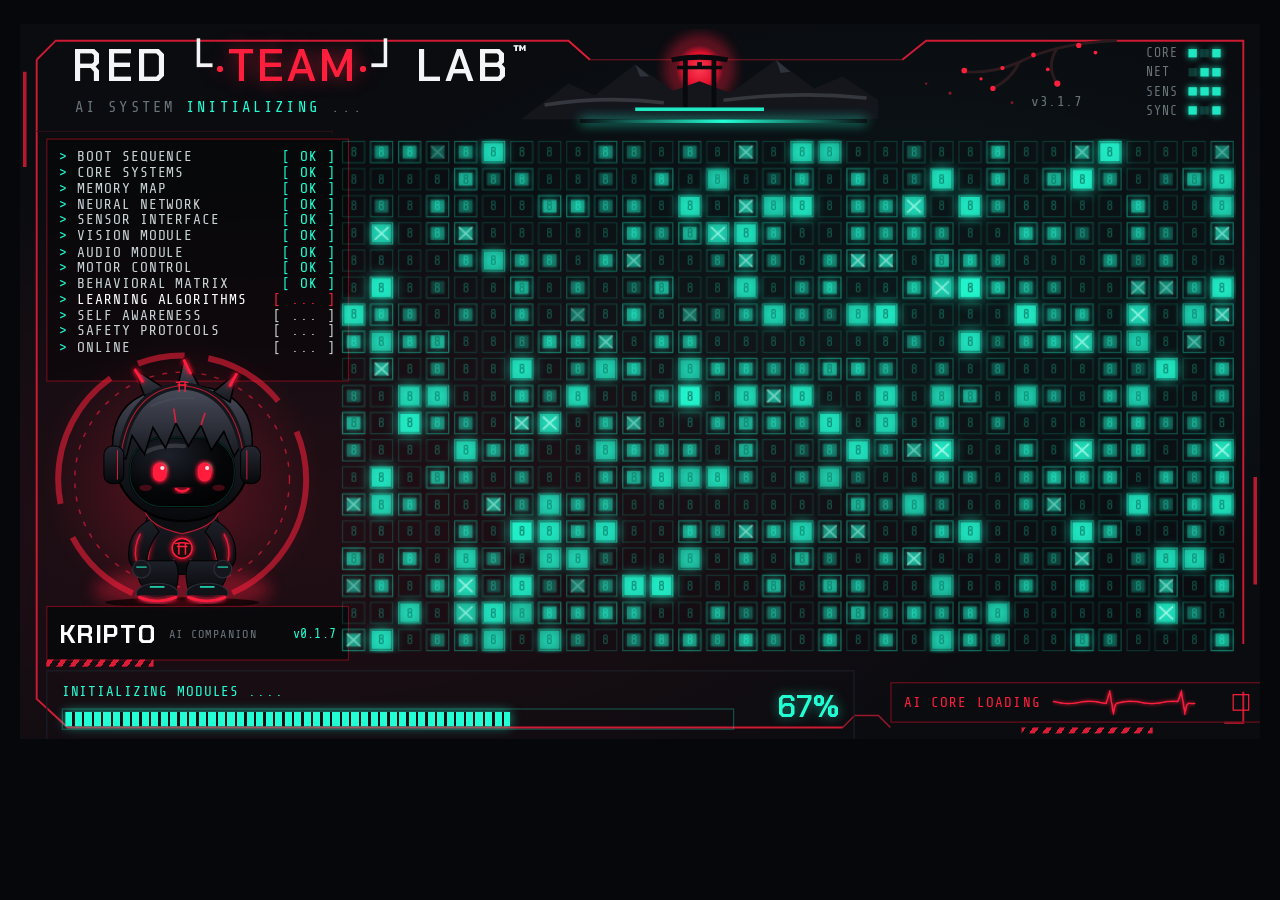
<file: assets/boot/kripto.html>
<!doctype html><html><head><meta charset=utf8><meta name=viewport content="width=device-width,initial-scale=1,viewport-fit=cover"><style>:root{color-scheme:light;box-sizing:border-box;padding-top:env(safe-area-inset-top,0px);padding-bottom:env(safe-area-inset-bottom,0px)}html{scroll-padding-top:env(safe-area-inset-top,0px)}body{margin:0;padding:0;font:14px -apple-system,BlinkMacSystemFont,sans-serif;background:#fff;color:#000}img{max-width:100%}[hidden]:not([hidden=until-found i]){display:none!important}</style></head><body>
<title>KRIPTO Companion Boot</title>
<link rel="preconnect" href="https://fonts.googleapis.com">
<link rel="stylesheet" href="https://fonts.googleapis.com/css2?family=Chakra+Petch:wght@500;600;700&family=Share+Tech+Mono&display=swap">
<style>
/* Layout: one fixed 1040x600 HUD panel, scaled to the viewport width; single deliberate dark look */
:root{
  --bg:#06070a; --panel:#0a0c10; --line:#1b1f27;
  --red:#ff1f3d; --red-dim:#6d0d1a; --teal:#22ffd5; --teal-dim:rgba(34,255,213,.28);
  --text:#d6e2e4; --muted:#69747a;
  --f-display:"Chakra Petch","Segoe UI",system-ui,sans-serif;
  --f-mono:"Share Tech Mono",ui-monospace,"Cascadia Mono",Menlo,Consolas,monospace;
  color-scheme:dark;
}
html,body{background:var(--bg);color:var(--text)}
body{padding-inline:16px;padding-block:24px;font-family:var(--f-mono)}
.stage{position:relative;width:100%;max-width:1240px;margin:0 auto;aspect-ratio:1040/600;overflow:hidden}
.panel{position:absolute;left:0;top:0;width:1040px;height:600px;transform-origin:0 0;background:
  radial-gradient(120% 90% at 20% 70%,rgba(255,31,61,.10),transparent 55%),
  radial-gradient(80% 70% at 70% 40%,rgba(34,255,213,.05),transparent 60%),var(--panel)}
.abs{position:absolute}
.frame{inset:0;pointer-events:none}
/* header */
.title{left:44px;top:16px;font-family:var(--f-display);font-weight:600;font-size:38px;letter-spacing:.06em;color:#f3f5f6;white-space:nowrap;line-height:1}
.title .t{color:var(--red);text-shadow:0 0 14px rgba(255,31,61,.55)}
.title .b{font-family:var(--f-mono);color:#f3f5f6;font-weight:400}
.title sup{font-size:14px;vertical-align:top;margin-left:2px}
.sub{left:46px;top:62px;font-size:13px;letter-spacing:.18em;color:var(--muted)}
.sub b{color:var(--teal);font-weight:400}
.sub.on b{text-shadow:0 0 8px var(--teal)}
.scene{left:420px;top:4px;width:300px;height:76px}
.sakura{left:720px;top:6px;width:200px;height:70px}
.ver{left:848px;top:58px;font-size:12px;color:var(--muted);letter-spacing:.1em}
.ind{left:944px;top:18px;display:grid;grid-template-columns:auto auto;gap:3px 8px;font-size:11px;color:var(--muted);letter-spacing:.08em}
.ind i{display:flex;gap:3px;align-items:center}
.ind i s{display:block;width:7px;height:7px;background:var(--teal);box-shadow:0 0 6px var(--teal);opacity:.9}
.ind i s.off{opacity:.18;box-shadow:none}
.hbar{left:470px;top:80px;width:240px;height:3px;background:linear-gradient(90deg,transparent,var(--teal),transparent);box-shadow:0 0 10px var(--teal)}
/* boot list */
.boot{left:22px;top:96px;width:232px;height:186px;border:1px solid var(--red-dim);padding:8px 10px;font-size:12.2px;line-height:13.3px;letter-spacing:.04em;background:rgba(0,0,0,.35)}
.boot li{display:flex;justify-content:space-between;list-style:none;color:#c9d3d5;white-space:nowrap}
.boot li span:first-child::before{content:"> ";color:var(--teal)}
.boot li .st{color:#c9d3d5}
.boot li.ok .st{color:var(--teal)}
.boot li.cur span:first-child{color:#fff}
.boot li.cur .st{color:var(--red);animation:blink .5s steps(2) infinite}
.boot ul{margin:0;padding:0}
/* character */
.char{left:14px;top:270px;width:244px;height:222px}
.ring{position:absolute;left:0;top:-10px;width:244px;height:244px}
.ring .spin{transform-origin:122px 122px;animation:spin 18s linear infinite}
.ring .spin2{transform-origin:122px 122px;animation:spin 30s linear infinite reverse}
.avatar{position:absolute;left:17px;top:2px;width:210px;height:220px}
.bob{animation:bob 3.2s ease-in-out infinite}
#eyesOpen{transform-box:fill-box;transform-origin:center;animation:blinkEye 4.6s infinite}
#eyesHappy{display:none}
.avatar.happy #eyesOpen{display:none}
.avatar.happy #eyesHappy{display:inline}
.plate{left:22px;top:488px;width:232px;height:44px;border:1px solid var(--red-dim);background:rgba(8,9,12,.92);display:flex;align-items:center;gap:10px;padding:0 10px}
.plate .nm{font-family:var(--f-display);font-weight:700;font-size:21px;color:#fff;letter-spacing:.06em}
.plate .role{font-size:10px;color:var(--muted);letter-spacing:.12em}
.plate .pv{margin-left:auto;font-size:11px;color:var(--teal)}
.haz{height:6px;background:repeating-linear-gradient(-55deg,var(--red) 0 4px,transparent 4px 9px);opacity:.85}
/* grid */
.gridbox{left:268px;top:96px;width:752px;height:432px}
#grid{width:752px;height:432px;display:block}
/* bottom */
.prog{left:22px;top:542px;width:652px;height:46px;border:1px solid var(--line);padding:6px 12px;display:grid;grid-template-columns:1fr auto;grid-template-rows:auto auto;column-gap:16px;align-items:center}
.prog .lbl{font-size:12px;color:var(--teal);letter-spacing:.12em}
.prog .bar{grid-column:1;height:12px;border:1px solid var(--teal-dim);padding:2px;position:relative}
.prog .fill{height:100%;width:0;background:repeating-linear-gradient(90deg,var(--teal) 0 6px,transparent 6px 8px);box-shadow:0 0 10px rgba(34,255,213,.6)}
.prog .pct{grid-column:2;grid-row:1/3;font-family:var(--f-display);font-size:26px;font-weight:600;color:var(--teal);text-shadow:0 0 10px rgba(34,255,213,.5);font-variant-numeric:tabular-nums;min-width:72px;text-align:right}
.core{left:730px;top:552px;width:290px;height:32px;border:1px solid var(--red-dim);display:flex;align-items:center;gap:10px;padding:0 10px;font-size:12px;letter-spacing:.14em;color:var(--red)}
.core canvas{width:120px;height:22px}
.core .sq{margin-left:auto;width:12px;height:12px;border:1px solid var(--red)}
.core.on{color:var(--teal);border-color:rgba(34,255,213,.4)}
.core.on .sq{border-color:var(--teal);background:var(--teal);box-shadow:0 0 8px var(--teal)}
@keyframes blink{50%{opacity:0}}
@keyframes spin{to{transform:rotate(360deg)}}
@keyframes bob{50%{transform:translateY(-3px)}}
@keyframes blinkEye{0%,90%,100%{transform:scaleY(1)}93%{transform:scaleY(.1)}96%{transform:scaleY(1)}}
@media (prefers-reduced-motion:reduce){.ring .spin,.ring .spin2,.bob,#eyesOpen{animation:none}}
</style>

<div class="stage" id="stage">
<div class="panel" id="panel" role="img" aria-label="RED TEAM LAB boot screen with KRIPTO, a chibi AI companion boy">

  <svg class="abs frame" viewBox="0 0 1040 600" aria-hidden="true">
    <path d="M14 30 L30 14 L460 14 L478 30 M740 30 L760 14 L1026 14 L1026 520 M1026 560 L1026 586 L1010 586 M690 590 L40 590 L14 566 L14 30" fill="none" stroke="#ff1f3d" stroke-width="1.6" opacity=".8"/>
    <path d="M460 14 L478 30 L740 30" fill="none" stroke="#ff1f3d" stroke-width="1" opacity=".45"/>
    <path d="M14 90 L262 90 M262 90 L262 92" stroke="#2a1016" stroke-width="1"/>
    <path d="M4 40 L4 120 M1036 380 L1036 470" stroke="#ff1f3d" stroke-width="3" opacity=".7"/>
    <path d="M690 590 L700 580 L720 580 L730 590" fill="none" stroke="#ff1f3d" stroke-width="1.2" opacity=".6"/>
  </svg>

  <div class="abs title">RED <span class="b">└</span><span class="t">·TEAM·</span><span class="b">┘</span> LAB<sup>™</sup></div>
  <div class="abs sub" id="sub">AI SYSTEM <b id="subState">INITIALIZING</b> <span id="dots">...</span></div>

  <svg class="abs scene" viewBox="0 0 300 76" aria-hidden="true">
    <defs>
      <radialGradient id="sun" cx=".5" cy=".5" r=".5"><stop offset="0" stop-color="#ff3a52"/><stop offset=".7" stop-color="#e0102c"/><stop offset="1" stop-color="#e0102c" stop-opacity="0"/></radialGradient>
      <filter id="sglow"><feGaussianBlur stdDeviation="5"/></filter>
    </defs>
    <circle cx="150" cy="34" r="30" fill="#ff1f3d" opacity=".35" filter="url(#sglow)"/>
    <circle cx="150" cy="34" r="20" fill="url(#sun)"/>
    <path d="M0 76 L40 46 L62 56 L96 30 L128 52 L150 44 L176 54 L214 26 L246 50 L270 40 L300 60 L300 76Z" fill="#14161c"/>
    <path d="M96 30 L108 40 L100 40 M214 26 L226 36 L218 37" fill="#3a3e48" opacity=".7"/>
    <path d="M20 64 Q70 56 120 62 M170 60 Q230 52 290 58" stroke="#c7cdd4" stroke-opacity=".18" stroke-width="3" fill="none"/>
    <g fill="#08090c">
      <path d="M126 24 Q150 19 174 24 L173 28 Q150 24 127 28Z"/>
      <rect x="131" y="31" width="38" height="3"/>
      <rect x="136" y="26" width="4" height="40"/><rect x="160" y="26" width="4" height="40"/>
      <rect x="148" y="28" width="4" height="4"/>
    </g>
    <rect x="96" y="66" width="108" height="3" fill="#22ffd5" opacity=".9"/>
  </svg>
  <svg class="abs sakura" viewBox="0 0 200 70" aria-hidden="true">
    <path d="M200 8 Q150 10 118 26 Q96 36 70 34 M150 14 Q140 30 150 44 M118 26 Q112 40 96 48" stroke="#2b1b1f" stroke-width="2.4" fill="none"/>
    <g fill="#ff1f3d"><circle cx="72" cy="33" r="2.4"/><circle cx="96" cy="48" r="2.2"/><circle cx="150" cy="44" r="2.6"/><circle cx="130" cy="20" r="2"/><circle cx="104" cy="31" r="1.8"/><circle cx="168" cy="12" r="2.2"/><circle cx="182" cy="18" r="1.6"/><circle cx="142" cy="32" r="1.6"/><circle cx="86" cy="40" r="1.4"/></g>
    <g fill="#ff1f3d" opacity=".5"><circle cx="60" cy="52" r="1.3"/><circle cx="112" cy="60" r="1.2"/><circle cx="40" cy="44" r="1"/></g>
  </svg>
  <div class="abs ver">v3.1.7</div>
  <div class="abs ind" aria-hidden="true">
    <span>CORE</span><i><s></s><s></s><s></s></i>
    <span>NET</span><i><s></s><s></s><s></s></i>
    <span>SENS</span><i><s></s><s></s><s></s></i>
    <span>SYNC</span><i><s></s><s></s><s></s></i>
  </div>
  <div class="abs hbar"></div>

  <div class="abs boot"><ul id="boot"></ul></div>

  <div class="abs char">
    <svg class="ring" viewBox="0 0 244 244" aria-hidden="true">
      <defs><radialGradient id="rg" cx=".5" cy=".5" r=".5"><stop offset="0" stop-color="#ff1f3d" stop-opacity=".28"/><stop offset="1" stop-color="#ff1f3d" stop-opacity="0"/></radialGradient></defs>
      <circle cx="122" cy="122" r="118" fill="url(#rg)"/>
      <g class="spin"><circle cx="122" cy="122" r="104" fill="none" stroke="#ff1f3d" stroke-width="5" stroke-dasharray="120 26 40 20 70 30" opacity=".55"/></g>
      <g class="spin2"><circle cx="122" cy="122" r="90" fill="none" stroke="#ff1f3d" stroke-width="1.2" stroke-dasharray="4 7" opacity=".6"/></g>
    </svg>
    <svg class="avatar" id="avatar" viewBox="0 0 240 240" aria-hidden="true"></svg>
  </div>
  <div class="abs plate"><span class="nm" id="nm"></span><span class="role">AI COMPANION</span><span class="pv" id="pv"></span></div>
  <div class="abs haz" style="left:22px;top:533px;width:90px"></div>

  <div class="abs gridbox"><canvas id="grid" width="752" height="432"></canvas></div>

  <div class="abs prog">
    <div class="lbl" id="plbl">INITIALIZING MODULES ....</div>
    <div class="pct" id="pct">0%</div>
    <div class="bar"><div class="fill" id="fill"></div></div>
  </div>
  <div class="abs core" id="core"><span id="coreTxt">AI CORE LOADING</span><canvas id="wave" width="240" height="44"></canvas><span class="sq"></span></div>
  <div class="abs haz" style="left:840px;top:590px;width:110px;height:5px"></div>
</div>
</div>

<script>
const CFG = {name:"KRIPTO",gender:"boy",ver:"v0.1.7"};

/* ---------- scale panel to stage ---------- */
const stage=document.getElementById('stage'),panel=document.getElementById('panel');
function fit(){panel.style.transform='scale('+(stage.clientWidth/1040)+')'}
new ResizeObserver(fit).observe(stage);fit();
const RM=matchMedia('(prefers-reduced-motion: reduce)').matches;

/* ---------- character ---------- */
function torii(cx,cy,s,c){return `<g transform="translate(${cx} ${cy}) scale(${s})" stroke="${c}" stroke-width="1.6" fill="none" stroke-linecap="round"><path d="M-7 -5 Q0 -7 7 -5 M-5 -2 L5 -2 M-3.5 -5 L-3.5 6 M3.5 -5 L3.5 6"/></g>`}
function charSVG(g){
  const R='#ff1f3d',T='#22ffd5',mir=id=>`<use href="#${id}" transform="translate(240 0) scale(-1 1)"/>`;
  const girl=g==='girl';
  let s=`<defs>
  <linearGradient id="shell" x1="0" y1="0" x2="0" y2="1"><stop offset="0" stop-color="#252832"/><stop offset="1" stop-color="#07080b"/></linearGradient>
  <radialGradient id="visor" cx=".35" cy=".25" r=".95"><stop offset="0" stop-color="#1d212b"/><stop offset=".55" stop-color="#050608"/><stop offset="1" stop-color="#000"/></radialGradient>
  <linearGradient id="cloth" x1="0" y1="0" x2="0" y2="1"><stop offset="0" stop-color="#1e2029"/><stop offset="1" stop-color="#08090c"/></linearGradient>
  <linearGradient id="hair" x1="0" y1="0" x2="0" y2="1">${girl?'<stop offset="0" stop-color="#4a4d5c"/><stop offset=".6" stop-color="#2a1a22"/><stop offset="1" stop-color="#5a0f1e"/>':'<stop offset="0" stop-color="#4a4e5c"/><stop offset="1" stop-color="#17181f"/>'}</linearGradient>
  <linearGradient id="tail" x1="0" y1="0" x2="0" y2="1"><stop offset="0" stop-color="#20222b"/><stop offset=".55" stop-color="#15161c"/><stop offset=".8" stop-color="${R}"/><stop offset="1" stop-color="#ffe6ea"/></linearGradient>
  <filter id="glow" x="-60%" y="-60%" width="220%" height="220%"><feGaussianBlur stdDeviation="2.3" result="b"/><feMerge><feMergeNode in="b"/><feMergeNode in="b"/><feMergeNode in="SourceGraphic"/></feMerge></filter>
  <filter id="soft" x="-30%" y="-30%" width="160%" height="160%"><feGaussianBlur stdDeviation="7"/></filter>
  <g id="arm"><path d="M90 158 Q66 170 69 197 Q73 210 86 206 Q85 186 98 170Z" fill="url(#cloth)" stroke="#000"/><path d="M80 172 Q73 185 76 198" stroke="${R}" stroke-width="1.4" fill="none" opacity=".9" filter="url(#glow)"/><circle cx="81" cy="206" r="8.5" fill="#16171d" stroke="#2c2f3a"/><path d="M76 204 L86 204" stroke="${T}" stroke-width="1.2" opacity=".8"/></g>
  <g id="leg"><path d="M80 198 Q72 222 92 228 L114 226 Q119 208 113 198Z" fill="url(#cloth)" stroke="#000"/><ellipse cx="96" cy="229" rx="20" ry="9.5" fill="#121319" stroke="#2c2f3a"/><path d="M79 233 Q96 240 114 233" stroke="${R}" stroke-width="2.6" fill="none" filter="url(#glow)" stroke-linecap="round"/><path d="M89 223 L103 223" stroke="${T}" stroke-width="1.6" opacity=".85"/></g>`;
  if(girl){
    s+=`<g id="tailH"><path d="M64 70 Q18 78 20 140 Q22 190 46 216 Q38 182 48 150 Q56 120 72 96Z" fill="url(#tail)" stroke="#000"/><path d="M40 110 Q30 150 40 190" stroke="${T}" stroke-width="1" opacity=".35" fill="none"/></g>
    <g id="lock"><path d="M60 96 Q48 140 62 180 Q71 172 73 150 Q71 120 76 100Z" fill="url(#hair)" stroke="#000"/></g>
    <g id="ear"><path d="M72 64 L64 20 L102 46Z" fill="url(#shell)" stroke="#000"/><path d="M76 56 L71 31 L92 46Z" fill="${R}" opacity=".85"/><path d="M64 20 L72 64" stroke="${T}" stroke-width="1.2" opacity=".7" filter="url(#glow)"/></g>
    <g id="tie"><circle cx="64" cy="80" r="6" fill="${R}" filter="url(#glow)"/></g>`;
  } else {
    s+=`<g id="phone"><rect x="45" y="88" width="19" height="36" rx="8" fill="url(#shell)" stroke="#000"/><path d="M50 97 L50 115" stroke="${T}" stroke-width="2.6" stroke-linecap="round" filter="url(#glow)"/><path d="M58 92 L58 120" stroke="${R}" stroke-width="1" opacity=".8"/></g>`;
  }
  s+=`</defs>
  <ellipse cx="120" cy="226" rx="86" ry="20" fill="${R}" opacity=".35" filter="url(#soft)"/>
  <ellipse cx="120" cy="238" rx="74" ry="5" fill="#000" opacity=".7"/>
  <g class="bob">`;
  const lng=CFG.style==='long';
  if(girl&&lng) s+=`<path d="M58 92 Q34 160 50 214 Q86 206 120 208 Q154 206 190 214 Q206 160 182 92Z" fill="url(#tail)" stroke="#000"/><path d="M52 150 Q50 182 58 206 M188 150 Q190 182 182 206" stroke="${T}" stroke-width="1" opacity=".35" fill="none"/>`;
  else if(girl) s+=`<use href="#tailH"/>${mir('tailH')}<path d="M60 100 Q50 158 76 180 L164 180 Q190 158 180 100Z" fill="url(#hair)" stroke="#000"/>`;
  // torso
  s+= girl
   ? `<path d="M88 150 Q120 142 152 150 L160 192 Q120 200 80 192Z" fill="url(#cloth)" stroke="#000"/>
      <path d="M78 190 Q120 204 162 190 L176 216 Q120 230 64 216Z" fill="url(#cloth)" stroke="#000"/>
      <path d="M66 214 Q120 228 174 214" stroke="${R}" stroke-width="2" fill="none" filter="url(#glow)"/>
      <path d="M108 166 L120 172 L132 166 L132 178 L120 172 L108 178Z" fill="${R}" filter="url(#glow)"/>`
   : `<path d="M88 150 Q120 142 152 150 L166 206 Q120 216 74 206Z" fill="url(#cloth)" stroke="#000"/>
      <path d="M94 162 L86 202 M146 162 L154 202" stroke="${R}" stroke-width="1.3" opacity=".85" filter="url(#glow)"/>
      <path d="M112 196 L112 208 M128 196 L128 208" stroke="#2c2f3a" stroke-width="2"/>`;
  s+=`<use href="#leg"/>${mir('leg')}<use href="#arm"/>${mir('arm')}
  <path d="M84 150 Q120 170 156 150 Q150 166 120 172 Q90 166 84 150Z" fill="#0d0e12" stroke="${R}" stroke-width="1" stroke-opacity=".7"/>`;
  if(!girl) s+=`<circle cx="120" cy="186" r="9.5" fill="#1a0a0d" stroke="${R}" stroke-width="1.4" filter="url(#glow)"/>${torii(120,186,.9,R)}`;
  else s+=`<circle cx="120" cy="186" r="6" fill="#1a0a0d" stroke="${R}" stroke-width="1.2"/>${torii(120,186,.6,R)}`;
  // head
  s+=`<ellipse cx="120" cy="102" rx="64" ry="58" fill="url(#shell)" stroke="#000" stroke-width="2"/>
  <path d="M66 82 Q80 52 120 46" stroke="#4a4f5c" stroke-width="2" fill="none" opacity=".7"/>
  <rect x="70" y="80" width="100" height="66" rx="31" fill="url(#visor)" stroke="#000" stroke-width="2"/>
  <rect x="70" y="80" width="100" height="66" rx="31" fill="none" stroke="${T}" stroke-opacity=".18"/>
  <path d="M84 94 Q100 86 122 88" stroke="#fff" stroke-opacity=".13" stroke-width="4" fill="none" stroke-linecap="round"/>
  <g id="eyesOpen" filter="url(#glow)" fill="${R}">
    <rect x="92" y="104" width="13" height="18" rx="6.5"/><rect x="135" y="104" width="13" height="18" rx="6.5"/>
    ${girl?'<circle cx="101" cy="108" r="2.2" fill="#ffe6ea"/><circle cx="144" cy="108" r="2.2" fill="#ffe6ea"/><path d="M90 104 L86 100 M150 104 L154 100" stroke="'+R+'" stroke-width="2" stroke-linecap="round"/>':'<circle cx="101" cy="109" r="2" fill="#ffe6ea"/><circle cx="144" cy="109" r="2" fill="#ffe6ea"/>'}
  </g>
  <g id="eyesHappy" filter="url(#glow)" fill="none" stroke="${R}" stroke-width="4" stroke-linecap="round">
    <path d="M89 116 Q98.5 102 108 116"/><path d="M132 116 Q141.5 102 151 116"/>
  </g>
  <path d="${girl?'M112 129 Q116 134 120 129 Q124 134 128 129':'M114 129 Q120 134 126 129'}" stroke="${R}" stroke-width="2.2" fill="none" stroke-linecap="round" filter="url(#glow)"/>
  ${girl?`<path d="M80 128 l4 -4 M86 130 l4 -4 M150 128 l4 -4 M156 130 l4 -4" stroke="${R}" stroke-width="1.6" stroke-linecap="round" opacity=".75"/>`
        :`<ellipse cx="85" cy="128" rx="6" ry="3" fill="${R}" opacity=".25"/><ellipse cx="155" cy="128" rx="6" ry="3" fill="${R}" opacity=".25"/>`}`;
  // hair front
  if(girl){
    s+=`<use href="#lock"/>${mir('lock')}
    <path d="M56 104 Q48 46 94 34 Q120 27 148 34 Q194 48 184 104 Q178 88 168 92 Q162 72 148 84 Q138 64 122 82 Q106 64 94 84 Q82 72 74 92 Q64 88 56 104Z" fill="url(#hair)" stroke="#000" stroke-width="1.5"/>
    <path d="M90 44 Q108 36 130 38" stroke="#4a4f5c" stroke-width="2" fill="none" opacity=".6"/>
    <path d="M150 50 Q160 64 166 86" stroke="${R}" stroke-width="2" fill="none" opacity=".8" filter="url(#glow)"/>
    ${lng?`<path d="M60 96 Q66 36 120 30 Q174 36 180 96" stroke="#15161c" stroke-width="6" fill="none" stroke-linecap="round"/>
    <path d="M60 96 Q66 36 120 30 Q174 36 180 96" stroke="${R}" stroke-width="1" fill="none" opacity=".7"/>
    <rect x="47" y="88" width="17" height="30" rx="7" fill="url(#shell)" stroke="#000"/><path d="M52 96 L52 110" stroke="${T}" stroke-width="2.4" stroke-linecap="round" filter="url(#glow)"/>
    <rect x="176" y="88" width="17" height="30" rx="7" fill="url(#shell)" stroke="#000"/><path d="M188 96 L188 110" stroke="${T}" stroke-width="2.4" stroke-linecap="round" filter="url(#glow)"/>
    <path d="M186 90 L204 46" stroke="#2c2f3a" stroke-width="3" stroke-linecap="round"/>
    <path d="M204 34 L207 43 L216 46 L207 49 L204 58 L201 49 L192 46 L201 43Z" fill="${R}" filter="url(#glow)"/><circle cx="204" cy="46" r="2" fill="#fff"/>
    <g transform="translate(78 58) rotate(-25)"><path d="M0 -8 A8 8 0 1 0 6 6 A6 6 0 1 1 0 -8Z" fill="${R}" filter="url(#glow)"/></g>`
    :`<use href="#ear"/>${mir('ear')}<use href="#tie"/>${mir('tie')}
    <g transform="translate(160 52) rotate(20)"><path d="M-9 -6 L0 0 L-9 6Z M9 -6 L0 0 L9 6Z" fill="${R}" filter="url(#glow)"/><circle r="2.4" fill="#ffe6ea"/></g>`}`;
  } else {
    s+=`<path d="M54 100 Q48 50 90 36 Q120 24 152 34 Q194 48 186 100 L178 84 L170 98 L160 74 L148 92 L138 68 L126 88 L114 66 L104 90 L92 70 L84 96 L72 78 L66 100Z" fill="url(#hair)" stroke="#000" stroke-width="1.5"/>
    <path d="M84 40 L74 14 L102 32Z M116 30 L122 4 L136 30Z M150 36 L172 18 L166 46Z" fill="url(#hair)" stroke="#000" stroke-width="1.5"/>
    <path d="M122 6 L128 18 M172 19 L166 30 M75 15 L82 26" stroke="${R}" stroke-width="2.6" stroke-linecap="round" filter="url(#glow)"/>
    <path d="M138 68 L142 56 M114 66 L112 52" stroke="${R}" stroke-width="1.6" opacity=".8"/>
    <path d="M90 50 Q110 40 132 42" stroke="#4a4f5c" stroke-width="2" fill="none" opacity=".6"/>
    <path d="M62 92 Q72 34 120 30 Q168 34 178 92" stroke="#15161c" stroke-width="7" fill="none" stroke-linecap="round"/>
    <path d="M62 92 Q72 34 120 30 Q168 34 178 92" stroke="${R}" stroke-width="1" fill="none" opacity=".7"/>
    ${torii(120,31,.8,R)}
    <use href="#phone"/>${mir('phone')}`;
  }
  return s+`</g>`;
}
const av=document.getElementById('avatar');
av.innerHTML=charSVG(CFG.gender);
document.getElementById('nm').textContent=CFG.name;
document.getElementById('pv').textContent=CFG.ver;

/* ---------- boot sequence ---------- */
const ITEMS=['BOOT SEQUENCE','CORE SYSTEMS','MEMORY MAP','NEURAL NETWORK','SENSOR INTERFACE','VISION MODULE','AUDIO MODULE','MOTOR CONTROL','BEHAVIORAL MATRIX','LEARNING ALGORITHMS','SELF AWARENESS','SAFETY PROTOCOLS','ONLINE'];
const ul=document.getElementById('boot');
ul.innerHTML=ITEMS.map(t=>`<li><span>${t}</span><span class="st">[ ... ]</span></li>`).join('');
const lis=[...ul.children];
const fill=document.getElementById('fill'),pct=document.getElementById('pct'),core=document.getElementById('core'),coreTxt=document.getElementById('coreTxt'),subState=document.getElementById('subState'),sub=document.getElementById('sub'),plbl=document.getElementById('plbl');
let step=0,shown=0,target=0;
function setStep(n){
  step=n;
  lis.forEach((li,i)=>{li.className=i<n?'ok':(i===n?'cur':'');li.lastChild.textContent=i<n?'[ OK ]':'[ ... ]'});
  target=Math.round(n/ITEMS.length*100);
  const done=n>=ITEMS.length;
  av.classList.toggle('happy',done);
  core.classList.toggle('on',done);
  coreTxt.textContent=done?'AI CORE ONLINE':'AI CORE LOADING';
  subState.textContent=done?'ONLINE':'INITIALIZING';
  sub.classList.toggle('on',done);
  plbl.textContent=done?'ALL MODULES READY':'INITIALIZING MODULES ....';
}
function tick(){
  if(step<ITEMS.length){setStep(step+1);setTimeout(tick,step>=ITEMS.length?5200:420+Math.random()*520)}
  else{setStep(0);shown=0;setTimeout(tick,600)}
}
setStep(8);shown=62;setTimeout(tick,900);
setInterval(()=>{shown+=(target-shown)*.12;if(Math.abs(target-shown)<.4)shown=target;fill.style.width=shown+'%';pct.textContent=Math.round(shown)+'%'},40);

/* header status lights + dots */
const sq=[...document.querySelectorAll('.ind s')];
setInterval(()=>{sq.forEach(s=>s.classList.toggle('off',Math.random()<.22))},380);
const dots=document.getElementById('dots');let d=0;
setInterval(()=>{d=(d+1)%4;dots.textContent='.'.repeat(d).padEnd(3,' ')},350);

/* ---------- glyph grid ---------- */
const cv=document.getElementById('grid'),cx=cv.getContext('2d');
const DPR=Math.min(2,window.devicePixelRatio||1);
cv.width=752*DPR;cv.height=432*DPR;cx.scale(DPR,DPR);
const COLS=32,ROWS=19,CW=752/COLS,CH=432/ROWS,N=COLS*ROWS;
const lv=new Float32Array(N),kind=new Uint8Array(N);
for(let i=0;i<N;i++){lv[i]=Math.random()<.4?Math.random()*.9:0;kind[i]=Math.random()<.12?1:0}
const streaks=[];
function draw(){
  cx.clearRect(0,0,752,432);
  cx.font='11px "Share Tech Mono", monospace';cx.textAlign='center';cx.textBaseline='middle';
  for(let r=0;r<ROWS;r++)for(let c=0;c<COLS;c++){
    const i=r*COLS+c,v=lv[i],x=c*CW+2,y=r*CH+2,w=CW-4,h=CH-4;
    cx.shadowBlur=0;
    cx.strokeStyle=`rgba(34,255,213,${.16+v*.5})`;cx.lineWidth=1;cx.strokeRect(x+.5,y+.5,w-1,h-1);
    if(v>.12){
      cx.shadowColor='#22ffd5';cx.shadowBlur=14*v;
      cx.fillStyle=`rgba(34,255,213,${v*.92})`;
      const pad=v>.6?1.5:4;cx.fillRect(x+pad,y+pad,w-pad*2,h-pad*2);
      cx.shadowBlur=0;
    }
    if(kind[i]===1&&v>.2){
      cx.strokeStyle=`rgba(200,255,245,${v})`;cx.lineWidth=1.4;cx.beginPath();
      cx.moveTo(x+4,y+4);cx.lineTo(x+w-4,y+h-4);cx.moveTo(x+w-4,y+4);cx.lineTo(x+4,y+h-4);cx.stroke();
    }else{
      cx.fillStyle=v>.55?`rgba(4,30,26,${.6*v})`:`rgba(34,255,213,${.3+v*.4})`;
      cx.fillText('8',x+w/2,y+h/2+.5);
    }
  }
  for(const s of streaks){
    const g=cx.createLinearGradient(s.x-s.len,0,s.x,0);
    g.addColorStop(0,'rgba(34,255,213,0)');g.addColorStop(1,'rgba(200,255,245,.9)');
    cx.shadowColor='#22ffd5';cx.shadowBlur=10;cx.strokeStyle=g;cx.lineWidth=1.5;
    cx.beginPath();cx.moveTo(s.x-s.len,s.y);cx.lineTo(s.x,s.y);cx.stroke();cx.shadowBlur=0;
  }
}
function update(){
  const busy=step<ITEMS.length;
  for(let i=0;i<N;i++)lv[i]*=busy?.965:.975;
  const spawn=RM?2:(busy?16:9);
  for(let k=0;k<spawn;k++){const i=Math.random()*N|0;lv[i]=.5+Math.random()*.5;kind[i]=Math.random()<.14?1:0}
  if(!RM&&Math.random()<.04)streaks.push({x:0,y:(Math.random()*ROWS|0)*CH+CH/2,len:120+Math.random()*160,v:14+Math.random()*12});
  for(let k=streaks.length-1;k>=0;k--){const s=streaks[k];s.x+=s.v;const i0=Math.floor(s.y/CH)*COLS+Math.min(COLS-1,Math.floor(s.x/CW));if(s.x<752)lv[i0]=Math.max(lv[i0],.8);if(s.x-s.len>752)streaks.splice(k,1)}
}
let last=0;
function loop(t){if(t-last>(RM?250:45)){update();draw();last=t}requestAnimationFrame(loop)}
draw();requestAnimationFrame(loop);

/* ---------- waveform ---------- */
const wv=document.getElementById('wave'),wx=wv.getContext('2d');let ph=0;
function wave(){
  wx.clearRect(0,0,240,44);const on=step>=ITEMS.length;
  wx.strokeStyle=on?'#22ffd5':'#ff1f3d';wx.shadowColor=wx.strokeStyle;wx.shadowBlur=6;wx.lineWidth=2.4;wx.beginPath();
  for(let x=0;x<=240;x+=3){const u=(x+ph)%120;let y=22+Math.sin((x+ph)*.09)*2;
    if(u>50&&u<56)y=22-(u-50)*3;else if(u>=56&&u<62)y=4+(u-56)*6;else if(u>=62&&u<66)y=40-(u-62)*4.5;
    x?wx.lineTo(x,y):wx.moveTo(x,y)}
  wx.stroke();ph+=RM?0:4;requestAnimationFrame(wave)}
wave();
</script>

</body></html>
</file>
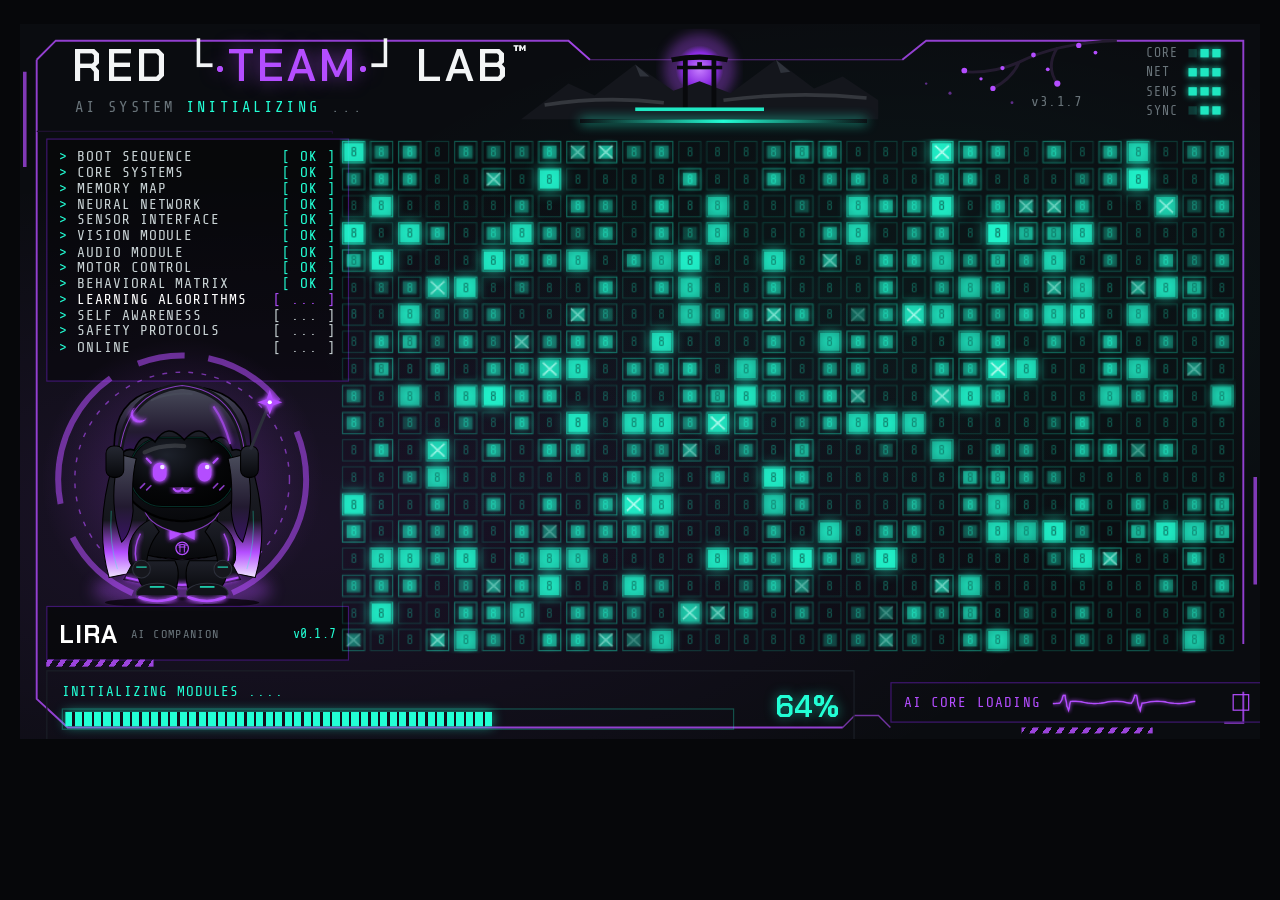
<file: assets/boot/lira.html>
<!doctype html><html><head><meta charset=utf8><meta name=viewport content="width=device-width,initial-scale=1,viewport-fit=cover"><style>:root{color-scheme:light;box-sizing:border-box;padding-top:env(safe-area-inset-top,0px);padding-bottom:env(safe-area-inset-bottom,0px)}html{scroll-padding-top:env(safe-area-inset-top,0px)}body{margin:0;padding:0;font:14px -apple-system,BlinkMacSystemFont,sans-serif;background:#fff;color:#000}img{max-width:100%}[hidden]:not([hidden=until-found i]){display:none!important}</style></head><body>
<title>LIRA Companion Boot</title>
<link rel="preconnect" href="https://fonts.googleapis.com">
<link rel="stylesheet" href="https://fonts.googleapis.com/css2?family=Chakra+Petch:wght@500;600;700&family=Share+Tech+Mono&display=swap">
<style>
/* Layout: one fixed 1040x600 HUD panel, scaled to the viewport width; single deliberate dark look */
:root{
  --bg:#06070a; --panel:#0a0c10; --line:#1b1f27;
  --red:#b44dff; --red-dim:#3f1670; --teal:#22ffd5; --teal-dim:rgba(34,255,213,.28);
  --text:#d6e2e4; --muted:#69747a;
  --f-display:"Chakra Petch","Segoe UI",system-ui,sans-serif;
  --f-mono:"Share Tech Mono",ui-monospace,"Cascadia Mono",Menlo,Consolas,monospace;
  color-scheme:dark;
}
html,body{background:var(--bg);color:var(--text)}
body{padding-inline:16px;padding-block:24px;font-family:var(--f-mono)}
.stage{position:relative;width:100%;max-width:1240px;margin:0 auto;aspect-ratio:1040/600;overflow:hidden}
.panel{position:absolute;left:0;top:0;width:1040px;height:600px;transform-origin:0 0;background:
  radial-gradient(120% 90% at 20% 70%,rgba(180,77,255,.10),transparent 55%),
  radial-gradient(80% 70% at 70% 40%,rgba(34,255,213,.05),transparent 60%),var(--panel)}
.abs{position:absolute}
.frame{inset:0;pointer-events:none}
/* header */
.title{left:44px;top:16px;font-family:var(--f-display);font-weight:600;font-size:38px;letter-spacing:.06em;color:#f3f5f6;white-space:nowrap;line-height:1}
.title .t{color:var(--red);text-shadow:0 0 14px rgba(180,77,255,.55)}
.title .b{font-family:var(--f-mono);color:#f3f5f6;font-weight:400}
.title sup{font-size:14px;vertical-align:top;margin-left:2px}
.sub{left:46px;top:62px;font-size:13px;letter-spacing:.18em;color:var(--muted)}
.sub b{color:var(--teal);font-weight:400}
.sub.on b{text-shadow:0 0 8px var(--teal)}
.scene{left:420px;top:4px;width:300px;height:76px}
.sakura{left:720px;top:6px;width:200px;height:70px}
.ver{left:848px;top:58px;font-size:12px;color:var(--muted);letter-spacing:.1em}
.ind{left:944px;top:18px;display:grid;grid-template-columns:auto auto;gap:3px 8px;font-size:11px;color:var(--muted);letter-spacing:.08em}
.ind i{display:flex;gap:3px;align-items:center}
.ind i s{display:block;width:7px;height:7px;background:var(--teal);box-shadow:0 0 6px var(--teal);opacity:.9}
.ind i s.off{opacity:.18;box-shadow:none}
.hbar{left:470px;top:80px;width:240px;height:3px;background:linear-gradient(90deg,transparent,var(--teal),transparent);box-shadow:0 0 10px var(--teal)}
/* boot list */
.boot{left:22px;top:96px;width:232px;height:186px;border:1px solid var(--red-dim);padding:8px 10px;font-size:12.2px;line-height:13.3px;letter-spacing:.04em;background:rgba(0,0,0,.35)}
.boot li{display:flex;justify-content:space-between;list-style:none;color:#c9d3d5;white-space:nowrap}
.boot li span:first-child::before{content:"> ";color:var(--teal)}
.boot li .st{color:#c9d3d5}
.boot li.ok .st{color:var(--teal)}
.boot li.cur span:first-child{color:#fff}
.boot li.cur .st{color:var(--red);animation:blink .5s steps(2) infinite}
.boot ul{margin:0;padding:0}
/* character */
.char{left:14px;top:270px;width:244px;height:222px}
.ring{position:absolute;left:0;top:-10px;width:244px;height:244px}
.ring .spin{transform-origin:122px 122px;animation:spin 18s linear infinite}
.ring .spin2{transform-origin:122px 122px;animation:spin 30s linear infinite reverse}
.avatar{position:absolute;left:17px;top:2px;width:210px;height:220px}
.bob{animation:bob 3.2s ease-in-out infinite}
#eyesOpen{transform-box:fill-box;transform-origin:center;animation:blinkEye 4.6s infinite}
#eyesHappy{display:none}
.avatar.happy #eyesOpen{display:none}
.avatar.happy #eyesHappy{display:inline}
.plate{left:22px;top:488px;width:232px;height:44px;border:1px solid var(--red-dim);background:rgba(8,9,12,.92);display:flex;align-items:center;gap:10px;padding:0 10px}
.plate .nm{font-family:var(--f-display);font-weight:700;font-size:21px;color:#fff;letter-spacing:.06em}
.plate .role{font-size:10px;color:var(--muted);letter-spacing:.12em}
.plate .pv{margin-left:auto;font-size:11px;color:var(--teal)}
.haz{height:6px;background:repeating-linear-gradient(-55deg,var(--red) 0 4px,transparent 4px 9px);opacity:.85}
/* grid */
.gridbox{left:268px;top:96px;width:752px;height:432px}
#grid{width:752px;height:432px;display:block}
/* bottom */
.prog{left:22px;top:542px;width:652px;height:46px;border:1px solid var(--line);padding:6px 12px;display:grid;grid-template-columns:1fr auto;grid-template-rows:auto auto;column-gap:16px;align-items:center}
.prog .lbl{font-size:12px;color:var(--teal);letter-spacing:.12em}
.prog .bar{grid-column:1;height:12px;border:1px solid var(--teal-dim);padding:2px;position:relative}
.prog .fill{height:100%;width:0;background:repeating-linear-gradient(90deg,var(--teal) 0 6px,transparent 6px 8px);box-shadow:0 0 10px rgba(34,255,213,.6)}
.prog .pct{grid-column:2;grid-row:1/3;font-family:var(--f-display);font-size:26px;font-weight:600;color:var(--teal);text-shadow:0 0 10px rgba(34,255,213,.5);font-variant-numeric:tabular-nums;min-width:72px;text-align:right}
.core{left:730px;top:552px;width:290px;height:32px;border:1px solid var(--red-dim);display:flex;align-items:center;gap:10px;padding:0 10px;font-size:12px;letter-spacing:.14em;color:var(--red)}
.core canvas{width:120px;height:22px}
.core .sq{margin-left:auto;width:12px;height:12px;border:1px solid var(--red)}
.core.on{color:var(--teal);border-color:rgba(34,255,213,.4)}
.core.on .sq{border-color:var(--teal);background:var(--teal);box-shadow:0 0 8px var(--teal)}
@keyframes blink{50%{opacity:0}}
@keyframes spin{to{transform:rotate(360deg)}}
@keyframes bob{50%{transform:translateY(-3px)}}
@keyframes blinkEye{0%,90%,100%{transform:scaleY(1)}93%{transform:scaleY(.1)}96%{transform:scaleY(1)}}
@media (prefers-reduced-motion:reduce){.ring .spin,.ring .spin2,.bob,#eyesOpen{animation:none}}
</style>

<div class="stage" id="stage">
<div class="panel" id="panel" role="img" aria-label="RED TEAM LAB boot screen with LIRA, a violet chibi AI companion girl">

  <svg class="abs frame" viewBox="0 0 1040 600" aria-hidden="true">
    <path d="M14 30 L30 14 L460 14 L478 30 M740 30 L760 14 L1026 14 L1026 520 M1026 560 L1026 586 L1010 586 M690 590 L40 590 L14 566 L14 30" fill="none" stroke="#b44dff" stroke-width="1.6" opacity=".8"/>
    <path d="M460 14 L478 30 L740 30" fill="none" stroke="#b44dff" stroke-width="1" opacity=".45"/>
    <path d="M14 90 L262 90 M262 90 L262 92" stroke="#1e1030" stroke-width="1"/>
    <path d="M4 40 L4 120 M1036 380 L1036 470" stroke="#b44dff" stroke-width="3" opacity=".7"/>
    <path d="M690 590 L700 580 L720 580 L730 590" fill="none" stroke="#b44dff" stroke-width="1.2" opacity=".6"/>
  </svg>

  <div class="abs title">RED <span class="b">└</span><span class="t">·TEAM·</span><span class="b">┘</span> LAB<sup>™</sup></div>
  <div class="abs sub" id="sub">AI SYSTEM <b id="subState">INITIALIZING</b> <span id="dots">...</span></div>

  <svg class="abs scene" viewBox="0 0 300 76" aria-hidden="true">
    <defs>
      <radialGradient id="sun" cx=".5" cy=".5" r=".5"><stop offset="0" stop-color="#c77dff"/><stop offset=".7" stop-color="#8a2be2"/><stop offset="1" stop-color="#8a2be2" stop-opacity="0"/></radialGradient>
      <filter id="sglow"><feGaussianBlur stdDeviation="5"/></filter>
    </defs>
    <circle cx="150" cy="34" r="30" fill="#b44dff" opacity=".35" filter="url(#sglow)"/>
    <circle cx="150" cy="34" r="20" fill="url(#sun)"/>
    <path d="M0 76 L40 46 L62 56 L96 30 L128 52 L150 44 L176 54 L214 26 L246 50 L270 40 L300 60 L300 76Z" fill="#14161c"/>
    <path d="M96 30 L108 40 L100 40 M214 26 L226 36 L218 37" fill="#3a3e48" opacity=".7"/>
    <path d="M20 64 Q70 56 120 62 M170 60 Q230 52 290 58" stroke="#c7cdd4" stroke-opacity=".18" stroke-width="3" fill="none"/>
    <g fill="#08090c">
      <path d="M126 24 Q150 19 174 24 L173 28 Q150 24 127 28Z"/>
      <rect x="131" y="31" width="38" height="3"/>
      <rect x="136" y="26" width="4" height="40"/><rect x="160" y="26" width="4" height="40"/>
      <rect x="148" y="28" width="4" height="4"/>
    </g>
    <rect x="96" y="66" width="108" height="3" fill="#22ffd5" opacity=".9"/>
  </svg>
  <svg class="abs sakura" viewBox="0 0 200 70" aria-hidden="true">
    <path d="M200 8 Q150 10 118 26 Q96 36 70 34 M150 14 Q140 30 150 44 M118 26 Q112 40 96 48" stroke="#241b30" stroke-width="2.4" fill="none"/>
    <g fill="#b44dff"><circle cx="72" cy="33" r="2.4"/><circle cx="96" cy="48" r="2.2"/><circle cx="150" cy="44" r="2.6"/><circle cx="130" cy="20" r="2"/><circle cx="104" cy="31" r="1.8"/><circle cx="168" cy="12" r="2.2"/><circle cx="182" cy="18" r="1.6"/><circle cx="142" cy="32" r="1.6"/><circle cx="86" cy="40" r="1.4"/></g>
    <g fill="#b44dff" opacity=".5"><circle cx="60" cy="52" r="1.3"/><circle cx="112" cy="60" r="1.2"/><circle cx="40" cy="44" r="1"/></g>
  </svg>
  <div class="abs ver">v3.1.7</div>
  <div class="abs ind" aria-hidden="true">
    <span>CORE</span><i><s></s><s></s><s></s></i>
    <span>NET</span><i><s></s><s></s><s></s></i>
    <span>SENS</span><i><s></s><s></s><s></s></i>
    <span>SYNC</span><i><s></s><s></s><s></s></i>
  </div>
  <div class="abs hbar"></div>

  <div class="abs boot"><ul id="boot"></ul></div>

  <div class="abs char">
    <svg class="ring" viewBox="0 0 244 244" aria-hidden="true">
      <defs><radialGradient id="rg" cx=".5" cy=".5" r=".5"><stop offset="0" stop-color="#b44dff" stop-opacity=".28"/><stop offset="1" stop-color="#b44dff" stop-opacity="0"/></radialGradient></defs>
      <circle cx="122" cy="122" r="118" fill="url(#rg)"/>
      <g class="spin"><circle cx="122" cy="122" r="104" fill="none" stroke="#b44dff" stroke-width="5" stroke-dasharray="120 26 40 20 70 30" opacity=".55"/></g>
      <g class="spin2"><circle cx="122" cy="122" r="90" fill="none" stroke="#b44dff" stroke-width="1.2" stroke-dasharray="4 7" opacity=".6"/></g>
    </svg>
    <svg class="avatar" id="avatar" viewBox="0 0 240 240" aria-hidden="true"></svg>
  </div>
  <div class="abs plate"><span class="nm" id="nm"></span><span class="role">AI COMPANION</span><span class="pv" id="pv"></span></div>
  <div class="abs haz" style="left:22px;top:533px;width:90px"></div>

  <div class="abs gridbox"><canvas id="grid" width="752" height="432"></canvas></div>

  <div class="abs prog">
    <div class="lbl" id="plbl">INITIALIZING MODULES ....</div>
    <div class="pct" id="pct">0%</div>
    <div class="bar"><div class="fill" id="fill"></div></div>
  </div>
  <div class="abs core" id="core"><span id="coreTxt">AI CORE LOADING</span><canvas id="wave" width="240" height="44"></canvas><span class="sq"></span></div>
  <div class="abs haz" style="left:840px;top:590px;width:110px;height:5px"></div>
</div>
</div>

<script>
const CFG = {name:"LIRA",gender:"girl",style:"long",ver:"v0.1.7"};

/* ---------- scale panel to stage ---------- */
const stage=document.getElementById('stage'),panel=document.getElementById('panel');
function fit(){panel.style.transform='scale('+(stage.clientWidth/1040)+')'}
new ResizeObserver(fit).observe(stage);fit();
const RM=matchMedia('(prefers-reduced-motion: reduce)').matches;

/* ---------- character ---------- */
function torii(cx,cy,s,c){return `<g transform="translate(${cx} ${cy}) scale(${s})" stroke="${c}" stroke-width="1.6" fill="none" stroke-linecap="round"><path d="M-7 -5 Q0 -7 7 -5 M-5 -2 L5 -2 M-3.5 -5 L-3.5 6 M3.5 -5 L3.5 6"/></g>`}
function charSVG(g){
  const R='#b44dff',T='#22ffd5',mir=id=>`<use href="#${id}" transform="translate(240 0) scale(-1 1)"/>`;
  const girl=g==='girl';
  let s=`<defs>
  <linearGradient id="shell" x1="0" y1="0" x2="0" y2="1"><stop offset="0" stop-color="#252832"/><stop offset="1" stop-color="#07080b"/></linearGradient>
  <radialGradient id="visor" cx=".35" cy=".25" r=".95"><stop offset="0" stop-color="#1d212b"/><stop offset=".55" stop-color="#050608"/><stop offset="1" stop-color="#000"/></radialGradient>
  <linearGradient id="cloth" x1="0" y1="0" x2="0" y2="1"><stop offset="0" stop-color="#1e2029"/><stop offset="1" stop-color="#08090c"/></linearGradient>
  <linearGradient id="hair" x1="0" y1="0" x2="0" y2="1">${girl?'<stop offset="0" stop-color="#4a4d5c"/><stop offset=".6" stop-color="#221a30"/><stop offset="1" stop-color="#3a1466"/>':'<stop offset="0" stop-color="#4a4e5c"/><stop offset="1" stop-color="#17181f"/>'}</linearGradient>
  <linearGradient id="tail" x1="0" y1="0" x2="0" y2="1"><stop offset="0" stop-color="#20222b"/><stop offset=".55" stop-color="#15161c"/><stop offset=".8" stop-color="${R}"/><stop offset="1" stop-color="#f1e6ff"/></linearGradient>
  <filter id="glow" x="-60%" y="-60%" width="220%" height="220%"><feGaussianBlur stdDeviation="2.3" result="b"/><feMerge><feMergeNode in="b"/><feMergeNode in="b"/><feMergeNode in="SourceGraphic"/></feMerge></filter>
  <filter id="soft" x="-30%" y="-30%" width="160%" height="160%"><feGaussianBlur stdDeviation="7"/></filter>
  <g id="arm"><path d="M90 158 Q66 170 69 197 Q73 210 86 206 Q85 186 98 170Z" fill="url(#cloth)" stroke="#000"/><path d="M80 172 Q73 185 76 198" stroke="${R}" stroke-width="1.4" fill="none" opacity=".9" filter="url(#glow)"/><circle cx="81" cy="206" r="8.5" fill="#16171d" stroke="#2c2f3a"/><path d="M76 204 L86 204" stroke="${T}" stroke-width="1.2" opacity=".8"/></g>
  <g id="leg"><path d="M80 198 Q72 222 92 228 L114 226 Q119 208 113 198Z" fill="url(#cloth)" stroke="#000"/><ellipse cx="96" cy="229" rx="20" ry="9.5" fill="#121319" stroke="#2c2f3a"/><path d="M79 233 Q96 240 114 233" stroke="${R}" stroke-width="2.6" fill="none" filter="url(#glow)" stroke-linecap="round"/><path d="M89 223 L103 223" stroke="${T}" stroke-width="1.6" opacity=".85"/></g>`;
  if(girl){
    s+=`<g id="tailH"><path d="M64 70 Q18 78 20 140 Q22 190 46 216 Q38 182 48 150 Q56 120 72 96Z" fill="url(#tail)" stroke="#000"/><path d="M40 110 Q30 150 40 190" stroke="${T}" stroke-width="1" opacity=".35" fill="none"/></g>
    <g id="lock"><path d="M60 96 Q48 140 62 180 Q71 172 73 150 Q71 120 76 100Z" fill="url(#hair)" stroke="#000"/></g>
    <g id="ear"><path d="M72 64 L64 20 L102 46Z" fill="url(#shell)" stroke="#000"/><path d="M76 56 L71 31 L92 46Z" fill="${R}" opacity=".85"/><path d="M64 20 L72 64" stroke="${T}" stroke-width="1.2" opacity=".7" filter="url(#glow)"/></g>
    <g id="tie"><circle cx="64" cy="80" r="6" fill="${R}" filter="url(#glow)"/></g>`;
  } else {
    s+=`<g id="phone"><rect x="45" y="88" width="19" height="36" rx="8" fill="url(#shell)" stroke="#000"/><path d="M50 97 L50 115" stroke="${T}" stroke-width="2.6" stroke-linecap="round" filter="url(#glow)"/><path d="M58 92 L58 120" stroke="${R}" stroke-width="1" opacity=".8"/></g>`;
  }
  s+=`</defs>
  <ellipse cx="120" cy="226" rx="86" ry="20" fill="${R}" opacity=".35" filter="url(#soft)"/>
  <ellipse cx="120" cy="238" rx="74" ry="5" fill="#000" opacity=".7"/>
  <g class="bob">`;
  const lng=CFG.style==='long';
  if(girl&&lng) s+=`<path d="M58 92 Q34 160 50 214 Q86 206 120 208 Q154 206 190 214 Q206 160 182 92Z" fill="url(#tail)" stroke="#000"/><path d="M52 150 Q50 182 58 206 M188 150 Q190 182 182 206" stroke="${T}" stroke-width="1" opacity=".35" fill="none"/>`;
  else if(girl) s+=`<use href="#tailH"/>${mir('tailH')}<path d="M60 100 Q50 158 76 180 L164 180 Q190 158 180 100Z" fill="url(#hair)" stroke="#000"/>`;
  // torso
  s+= girl
   ? `<path d="M88 150 Q120 142 152 150 L160 192 Q120 200 80 192Z" fill="url(#cloth)" stroke="#000"/>
      <path d="M78 190 Q120 204 162 190 L176 216 Q120 230 64 216Z" fill="url(#cloth)" stroke="#000"/>
      <path d="M66 214 Q120 228 174 214" stroke="${R}" stroke-width="2" fill="none" filter="url(#glow)"/>
      <path d="M108 166 L120 172 L132 166 L132 178 L120 172 L108 178Z" fill="${R}" filter="url(#glow)"/>`
   : `<path d="M88 150 Q120 142 152 150 L166 206 Q120 216 74 206Z" fill="url(#cloth)" stroke="#000"/>
      <path d="M94 162 L86 202 M146 162 L154 202" stroke="${R}" stroke-width="1.3" opacity=".85" filter="url(#glow)"/>
      <path d="M112 196 L112 208 M128 196 L128 208" stroke="#2c2f3a" stroke-width="2"/>`;
  s+=`<use href="#leg"/>${mir('leg')}<use href="#arm"/>${mir('arm')}
  <path d="M84 150 Q120 170 156 150 Q150 166 120 172 Q90 166 84 150Z" fill="#0d0e12" stroke="${R}" stroke-width="1" stroke-opacity=".7"/>`;
  if(!girl) s+=`<circle cx="120" cy="186" r="9.5" fill="#140a22" stroke="${R}" stroke-width="1.4" filter="url(#glow)"/>${torii(120,186,.9,R)}`;
  else s+=`<circle cx="120" cy="186" r="6" fill="#140a22" stroke="${R}" stroke-width="1.2"/>${torii(120,186,.6,R)}`;
  // head
  s+=`<ellipse cx="120" cy="102" rx="64" ry="58" fill="url(#shell)" stroke="#000" stroke-width="2"/>
  <path d="M66 82 Q80 52 120 46" stroke="#4a4f5c" stroke-width="2" fill="none" opacity=".7"/>
  <rect x="70" y="80" width="100" height="66" rx="31" fill="url(#visor)" stroke="#000" stroke-width="2"/>
  <rect x="70" y="80" width="100" height="66" rx="31" fill="none" stroke="${T}" stroke-opacity=".18"/>
  <path d="M84 94 Q100 86 122 88" stroke="#fff" stroke-opacity=".13" stroke-width="4" fill="none" stroke-linecap="round"/>
  <g id="eyesOpen" filter="url(#glow)" fill="${R}">
    <rect x="92" y="104" width="13" height="18" rx="6.5"/><rect x="135" y="104" width="13" height="18" rx="6.5"/>
    ${girl?'<circle cx="101" cy="108" r="2.2" fill="#f1e6ff"/><circle cx="144" cy="108" r="2.2" fill="#f1e6ff"/><path d="M90 104 L86 100 M150 104 L154 100" stroke="'+R+'" stroke-width="2" stroke-linecap="round"/>':'<circle cx="101" cy="109" r="2" fill="#f1e6ff"/><circle cx="144" cy="109" r="2" fill="#f1e6ff"/>'}
  </g>
  <g id="eyesHappy" filter="url(#glow)" fill="none" stroke="${R}" stroke-width="4" stroke-linecap="round">
    <path d="M89 116 Q98.5 102 108 116"/><path d="M132 116 Q141.5 102 151 116"/>
  </g>
  <path d="${girl?'M112 129 Q116 134 120 129 Q124 134 128 129':'M114 129 Q120 134 126 129'}" stroke="${R}" stroke-width="2.2" fill="none" stroke-linecap="round" filter="url(#glow)"/>
  ${girl?`<path d="M80 128 l4 -4 M86 130 l4 -4 M150 128 l4 -4 M156 130 l4 -4" stroke="${R}" stroke-width="1.6" stroke-linecap="round" opacity=".75"/>`
        :`<ellipse cx="85" cy="128" rx="6" ry="3" fill="${R}" opacity=".25"/><ellipse cx="155" cy="128" rx="6" ry="3" fill="${R}" opacity=".25"/>`}`;
  // hair front
  if(girl){
    s+=`<use href="#lock"/>${mir('lock')}
    <path d="M56 104 Q48 46 94 34 Q120 27 148 34 Q194 48 184 104 Q178 88 168 92 Q162 72 148 84 Q138 64 122 82 Q106 64 94 84 Q82 72 74 92 Q64 88 56 104Z" fill="url(#hair)" stroke="#000" stroke-width="1.5"/>
    <path d="M90 44 Q108 36 130 38" stroke="#4a4f5c" stroke-width="2" fill="none" opacity=".6"/>
    <path d="M150 50 Q160 64 166 86" stroke="${R}" stroke-width="2" fill="none" opacity=".8" filter="url(#glow)"/>
    ${lng?`<path d="M60 96 Q66 36 120 30 Q174 36 180 96" stroke="#15161c" stroke-width="6" fill="none" stroke-linecap="round"/>
    <path d="M60 96 Q66 36 120 30 Q174 36 180 96" stroke="${R}" stroke-width="1" fill="none" opacity=".7"/>
    <rect x="47" y="88" width="17" height="30" rx="7" fill="url(#shell)" stroke="#000"/><path d="M52 96 L52 110" stroke="${T}" stroke-width="2.4" stroke-linecap="round" filter="url(#glow)"/>
    <rect x="176" y="88" width="17" height="30" rx="7" fill="url(#shell)" stroke="#000"/><path d="M188 96 L188 110" stroke="${T}" stroke-width="2.4" stroke-linecap="round" filter="url(#glow)"/>
    <path d="M186 90 L204 46" stroke="#2c2f3a" stroke-width="3" stroke-linecap="round"/>
    <path d="M204 34 L207 43 L216 46 L207 49 L204 58 L201 49 L192 46 L201 43Z" fill="${R}" filter="url(#glow)"/><circle cx="204" cy="46" r="2" fill="#fff"/>
    <g transform="translate(78 58) rotate(-25)"><path d="M0 -8 A8 8 0 1 0 6 6 A6 6 0 1 1 0 -8Z" fill="${R}" filter="url(#glow)"/></g>`
    :`<use href="#ear"/>${mir('ear')}<use href="#tie"/>${mir('tie')}
    <g transform="translate(160 52) rotate(20)"><path d="M-9 -6 L0 0 L-9 6Z M9 -6 L0 0 L9 6Z" fill="${R}" filter="url(#glow)"/><circle r="2.4" fill="#f1e6ff"/></g>`}`;
  } else {
    s+=`<path d="M54 100 Q48 50 90 36 Q120 24 152 34 Q194 48 186 100 L178 84 L170 98 L160 74 L148 92 L138 68 L126 88 L114 66 L104 90 L92 70 L84 96 L72 78 L66 100Z" fill="url(#hair)" stroke="#000" stroke-width="1.5"/>
    <path d="M84 40 L74 14 L102 32Z M116 30 L122 4 L136 30Z M150 36 L172 18 L166 46Z" fill="url(#hair)" stroke="#000" stroke-width="1.5"/>
    <path d="M122 6 L128 18 M172 19 L166 30 M75 15 L82 26" stroke="${R}" stroke-width="2.6" stroke-linecap="round" filter="url(#glow)"/>
    <path d="M138 68 L142 56 M114 66 L112 52" stroke="${R}" stroke-width="1.6" opacity=".8"/>
    <path d="M90 50 Q110 40 132 42" stroke="#4a4f5c" stroke-width="2" fill="none" opacity=".6"/>
    <path d="M62 92 Q72 34 120 30 Q168 34 178 92" stroke="#15161c" stroke-width="7" fill="none" stroke-linecap="round"/>
    <path d="M62 92 Q72 34 120 30 Q168 34 178 92" stroke="${R}" stroke-width="1" fill="none" opacity=".7"/>
    ${torii(120,31,.8,R)}
    <use href="#phone"/>${mir('phone')}`;
  }
  return s+`</g>`;
}
const av=document.getElementById('avatar');
av.innerHTML=charSVG(CFG.gender);
document.getElementById('nm').textContent=CFG.name;
document.getElementById('pv').textContent=CFG.ver;

/* ---------- boot sequence ---------- */
const ITEMS=['BOOT SEQUENCE','CORE SYSTEMS','MEMORY MAP','NEURAL NETWORK','SENSOR INTERFACE','VISION MODULE','AUDIO MODULE','MOTOR CONTROL','BEHAVIORAL MATRIX','LEARNING ALGORITHMS','SELF AWARENESS','SAFETY PROTOCOLS','ONLINE'];
const ul=document.getElementById('boot');
ul.innerHTML=ITEMS.map(t=>`<li><span>${t}</span><span class="st">[ ... ]</span></li>`).join('');
const lis=[...ul.children];
const fill=document.getElementById('fill'),pct=document.getElementById('pct'),core=document.getElementById('core'),coreTxt=document.getElementById('coreTxt'),subState=document.getElementById('subState'),sub=document.getElementById('sub'),plbl=document.getElementById('plbl');
let step=0,shown=0,target=0;
function setStep(n){
  step=n;
  lis.forEach((li,i)=>{li.className=i<n?'ok':(i===n?'cur':'');li.lastChild.textContent=i<n?'[ OK ]':'[ ... ]'});
  target=Math.round(n/ITEMS.length*100);
  const done=n>=ITEMS.length;
  av.classList.toggle('happy',done);
  core.classList.toggle('on',done);
  coreTxt.textContent=done?'AI CORE ONLINE':'AI CORE LOADING';
  subState.textContent=done?'ONLINE':'INITIALIZING';
  sub.classList.toggle('on',done);
  plbl.textContent=done?'ALL MODULES READY':'INITIALIZING MODULES ....';
}
function tick(){
  if(step<ITEMS.length){setStep(step+1);setTimeout(tick,step>=ITEMS.length?5200:420+Math.random()*520)}
  else{setStep(0);shown=0;setTimeout(tick,600)}
}
setStep(8);shown=62;setTimeout(tick,900);
setInterval(()=>{shown+=(target-shown)*.12;if(Math.abs(target-shown)<.4)shown=target;fill.style.width=shown+'%';pct.textContent=Math.round(shown)+'%'},40);

/* header status lights + dots */
const sq=[...document.querySelectorAll('.ind s')];
setInterval(()=>{sq.forEach(s=>s.classList.toggle('off',Math.random()<.22))},380);
const dots=document.getElementById('dots');let d=0;
setInterval(()=>{d=(d+1)%4;dots.textContent='.'.repeat(d).padEnd(3,' ')},350);

/* ---------- glyph grid ---------- */
const cv=document.getElementById('grid'),cx=cv.getContext('2d');
const DPR=Math.min(2,window.devicePixelRatio||1);
cv.width=752*DPR;cv.height=432*DPR;cx.scale(DPR,DPR);
const COLS=32,ROWS=19,CW=752/COLS,CH=432/ROWS,N=COLS*ROWS;
const lv=new Float32Array(N),kind=new Uint8Array(N);
for(let i=0;i<N;i++){lv[i]=Math.random()<.4?Math.random()*.9:0;kind[i]=Math.random()<.12?1:0}
const streaks=[];
function draw(){
  cx.clearRect(0,0,752,432);
  cx.font='11px "Share Tech Mono", monospace';cx.textAlign='center';cx.textBaseline='middle';
  for(let r=0;r<ROWS;r++)for(let c=0;c<COLS;c++){
    const i=r*COLS+c,v=lv[i],x=c*CW+2,y=r*CH+2,w=CW-4,h=CH-4;
    cx.shadowBlur=0;
    cx.strokeStyle=`rgba(34,255,213,${.16+v*.5})`;cx.lineWidth=1;cx.strokeRect(x+.5,y+.5,w-1,h-1);
    if(v>.12){
      cx.shadowColor='#22ffd5';cx.shadowBlur=14*v;
      cx.fillStyle=`rgba(34,255,213,${v*.92})`;
      const pad=v>.6?1.5:4;cx.fillRect(x+pad,y+pad,w-pad*2,h-pad*2);
      cx.shadowBlur=0;
    }
    if(kind[i]===1&&v>.2){
      cx.strokeStyle=`rgba(200,255,245,${v})`;cx.lineWidth=1.4;cx.beginPath();
      cx.moveTo(x+4,y+4);cx.lineTo(x+w-4,y+h-4);cx.moveTo(x+w-4,y+4);cx.lineTo(x+4,y+h-4);cx.stroke();
    }else{
      cx.fillStyle=v>.55?`rgba(4,30,26,${.6*v})`:`rgba(34,255,213,${.3+v*.4})`;
      cx.fillText('8',x+w/2,y+h/2+.5);
    }
  }
  for(const s of streaks){
    const g=cx.createLinearGradient(s.x-s.len,0,s.x,0);
    g.addColorStop(0,'rgba(34,255,213,0)');g.addColorStop(1,'rgba(200,255,245,.9)');
    cx.shadowColor='#22ffd5';cx.shadowBlur=10;cx.strokeStyle=g;cx.lineWidth=1.5;
    cx.beginPath();cx.moveTo(s.x-s.len,s.y);cx.lineTo(s.x,s.y);cx.stroke();cx.shadowBlur=0;
  }
}
function update(){
  const busy=step<ITEMS.length;
  for(let i=0;i<N;i++)lv[i]*=busy?.965:.975;
  const spawn=RM?2:(busy?16:9);
  for(let k=0;k<spawn;k++){const i=Math.random()*N|0;lv[i]=.5+Math.random()*.5;kind[i]=Math.random()<.14?1:0}
  if(!RM&&Math.random()<.04)streaks.push({x:0,y:(Math.random()*ROWS|0)*CH+CH/2,len:120+Math.random()*160,v:14+Math.random()*12});
  for(let k=streaks.length-1;k>=0;k--){const s=streaks[k];s.x+=s.v;const i0=Math.floor(s.y/CH)*COLS+Math.min(COLS-1,Math.floor(s.x/CW));if(s.x<752)lv[i0]=Math.max(lv[i0],.8);if(s.x-s.len>752)streaks.splice(k,1)}
}
let last=0;
function loop(t){if(t-last>(RM?250:45)){update();draw();last=t}requestAnimationFrame(loop)}
draw();requestAnimationFrame(loop);

/* ---------- waveform ---------- */
const wv=document.getElementById('wave'),wx=wv.getContext('2d');let ph=0;
function wave(){
  wx.clearRect(0,0,240,44);const on=step>=ITEMS.length;
  wx.strokeStyle=on?'#22ffd5':'#b44dff';wx.shadowColor=wx.strokeStyle;wx.shadowBlur=6;wx.lineWidth=2.4;wx.beginPath();
  for(let x=0;x<=240;x+=3){const u=(x+ph)%120;let y=22+Math.sin((x+ph)*.09)*2;
    if(u>50&&u<56)y=22-(u-50)*3;else if(u>=56&&u<62)y=4+(u-56)*6;else if(u>=62&&u<66)y=40-(u-62)*4.5;
    x?wx.lineTo(x,y):wx.moveTo(x,y)}
  wx.stroke();ph+=RM?0:4;requestAnimationFrame(wave)}
wave();
</script>

</body></html>
</file>
<file: assets/home.css>
/* XNODE / RED └•TEAM•┐ lab™ — новый дизайн главной (2026) */
:root{
  --bg:#08080a; --panel:#0e0e12; --panel2:#121218; --line:#222229; --line2:#2e2e37;
  --fg:#f4f1ec; --muted:#98939d; --red:#c8273f; --red2:#e5566b;
  --cyan:#54d6e6; --green:#45f0d0; --violet:#b57aff; --pink:#ff7bb8;
  --mono:ui-monospace,SFMono-Regular,Menlo,Consolas,monospace;
  --sans:system-ui,-apple-system,"Segoe UI",Roboto,sans-serif;
  color-scheme:dark;
}
*{box-sizing:border-box}
html{scroll-behavior:smooth;scroll-padding-top:80px}
body{margin:0;background:var(--bg);color:var(--fg);font-family:var(--sans);line-height:1.6;
  background-image:radial-gradient(1100px 520px at 78% -8%,rgba(200,39,63,.14),transparent 60%),
                   radial-gradient(760px 420px at 6% 8%,rgba(84,214,230,.07),transparent 60%);
  background-repeat:no-repeat;}
a{color:inherit;text-decoration:none}
a:hover{color:var(--red2)}
:focus-visible{outline:2px solid var(--fg);outline-offset:4px}
img{max-width:100%}
.wrap{max-width:1180px;margin:auto;padding:0 30px}
.skip{position:absolute;left:20px;top:-80px;z-index:99;padding:12px;background:var(--fg);color:var(--bg)}
.skip:focus{top:14px}

/* NAV */
nav.top{position:sticky;top:0;z-index:20;background:rgba(8,8,10,.82);border-bottom:1px solid var(--line);backdrop-filter:blur(14px)}
.nav-in{min-height:70px;display:flex;align-items:center;justify-content:space-between;gap:24px}
.brand{display:flex;align-items:center;gap:11px;font-family:var(--mono);font-weight:700;font-size:16px;letter-spacing:.14em}
.brand svg{width:26px;height:27px;stroke:var(--red);fill:none;stroke-width:2}
.menu{display:flex;align-items:center;gap:22px;font-family:var(--mono);font-size:12px;letter-spacing:.04em}
.menu a{color:var(--muted)}
.menu a:hover{color:var(--fg)}
.menu .gh{border:1px solid var(--line2);padding:8px 13px;border-radius:2px;color:var(--fg)}
.menu .gh:hover{border-color:var(--red)}

/* HERO */
.hero{display:grid;grid-template-columns:1.02fr .98fr;gap:48px;align-items:center;padding:74px 0 40px}
.tag{display:inline-flex;align-items:center;gap:10px;font:11px var(--mono);text-transform:uppercase;letter-spacing:.2em;color:var(--muted)}
.tag:before{content:"";width:7px;height:7px;border-radius:50%;background:var(--red);box-shadow:0 0 0 0 rgba(200,39,63,.6);animation:pulse 2s ease-in-out infinite}
@keyframes pulse{50%{opacity:.35;transform:scale(.72)}}
h1.title{font:800 clamp(58px,9vw,120px)/.92 var(--sans);letter-spacing:-.06em;margin:22px 0 8px}
h1.title em{color:var(--red);font-style:normal}
.typed{font:600 clamp(15px,2.4vw,20px) var(--mono);color:var(--red2);min-height:1.5em;margin:6px 0 20px}
.typed:after{content:"▌";margin-left:3px;color:var(--red);animation:blink 1.05s steps(1) infinite}
@keyframes blink{50%{opacity:0}}
.lead{color:var(--muted);font-size:17px;max-width:46ch;margin:0 0 26px}
.cta{display:flex;gap:12px;flex-wrap:wrap}
.btn{display:inline-flex;align-items:center;gap:14px;font:600 13px var(--mono);border:1px solid var(--line2);padding:13px 19px;border-radius:3px;color:var(--fg);transition:border-color .2s,background .2s}
.btn:hover{border-color:var(--red2)}
.btn.primary{background:var(--red);border-color:var(--red)}
.btn.primary:hover{background:var(--red2)}
.crew{display:flex;align-items:center;gap:10px;margin:26px 0 0;font:12px var(--mono);color:var(--muted)}
.crew .dot{width:8px;height:8px;border-radius:50%;background:var(--green);box-shadow:0 0 10px var(--green)}
.crew .sep{color:var(--line2)}

/* terminal card */
.term{position:relative;background:linear-gradient(180deg,#0d0d11,#0a0a0e);border:1px solid var(--line2);border-radius:10px;overflow:hidden;box-shadow:0 30px 80px -40px rgba(0,0,0,.9)}
.term-bar{display:flex;align-items:center;gap:8px;padding:12px 15px;border-bottom:1px solid var(--line);background:#0b0b0f}
.term-bar i{width:11px;height:11px;border-radius:50%;background:#2b2b33}
.term-bar i:nth-child(1){background:#c8273f}.term-bar i:nth-child(2){background:#e8c07d}.term-bar i:nth-child(3){background:#45f0d0}
.term-bar span{margin-left:8px;font:11px var(--mono);color:var(--muted)}
.term-body{margin:0;padding:20px 18px;font:13px/1.85 var(--mono);white-space:pre-wrap;color:#cfcbd4}
.term-body .p{color:var(--red2)}
.term-body .o{color:#8fd9e4}
.term .scan{position:absolute;inset:0;pointer-events:none;overflow:hidden}
.term .scan:before{content:"";position:absolute;left:0;right:0;height:30%;top:-40%;background:linear-gradient(180deg,transparent,rgba(229,86,107,.10),transparent);animation:sweep 6.5s linear infinite}
@keyframes sweep{0%{top:-40%}100%{top:120%}}
.term .mascot{position:absolute;right:14px;bottom:12px;width:74px;opacity:.92;animation:float 5.5s ease-in-out infinite}
@keyframes float{50%{transform:translateY(-8px)}}

/* marquee */
.marquee{margin:36px 0 0;border-top:1px solid var(--line);border-bottom:1px solid var(--line);overflow:hidden;background:var(--panel)}
.marquee .track{display:inline-block;white-space:nowrap;font:12px var(--mono);letter-spacing:.28em;color:var(--muted);padding:13px 0;animation:slide 28s linear infinite}
@keyframes slide{0%{transform:translateX(0)}100%{transform:translateX(-50%)}}

/* мыслительный процесс — нейро-решётка */
.hive{position:relative;height:min(46vw,390px);overflow:hidden;background:#031513;border-bottom:1px solid var(--line)}
.hive img{position:absolute;inset:0;width:100%;height:100%;object-fit:cover;opacity:.92}
.hive-cap{position:absolute;left:0;right:0;bottom:0;display:flex;justify-content:space-between;gap:16px;flex-wrap:wrap;padding:14px 30px;font:11px var(--mono);letter-spacing:.2em;text-transform:uppercase;color:#9fe9dd;background:linear-gradient(0deg,rgba(3,21,19,.92),transparent)}
.hive-cap b{color:#eafffb;font-weight:500}
@media(max-width:860px){.hive{height:min(64vw,300px)}}
/* команда думает среди кубиков */
#team{position:relative;overflow:hidden}
#team>.team-matrix{position:absolute;inset:0;width:100%;height:100%;object-fit:cover;opacity:.14;z-index:0;pointer-events:none;-webkit-mask-image:linear-gradient(180deg,#000,transparent 88%);mask-image:linear-gradient(180deg,#000,transparent 88%)}
#team>.sec-head,#team>.crew-grid,#team>.node{position:relative;z-index:1}
/* три компаньона — каждый в своей матрице */
.comp-grid{display:grid;grid-template-columns:repeat(3,minmax(0,1fr));gap:16px}
.comp{position:relative;height:362px;border:1px solid var(--line2);border-radius:12px;overflow:hidden;background:#04060a;display:flex;align-items:flex-start;justify-content:center}
.comp-matrix{position:absolute;inset:0;width:100%;height:100%;object-fit:cover;opacity:.55;z-index:0}
.comp.freya .comp-matrix{filter:hue-rotate(-28deg) saturate(1.15)}
.comp.lira .comp-matrix{filter:hue-rotate(92deg) saturate(1.15)}
.comp.kripto .comp-matrix{filter:hue-rotate(165deg) saturate(1.15)}
.comp-av{position:relative;z-index:1;width:132px;height:132px;margin-top:46px;filter:drop-shadow(0 10px 34px rgba(0,0,0,.75));animation:float 5.5s ease-in-out infinite}
.comp.freya{border-color:rgba(69,240,208,.45)}
.comp.lira{border-color:rgba(181,122,255,.45)}
.comp.kripto{border-color:rgba(255,123,184,.45)}
.comp-plate{position:absolute;left:0;right:0;bottom:0;z-index:1;padding:14px 16px;text-align:center;background:linear-gradient(0deg,rgba(4,6,10,.96),rgba(4,6,10,.55));border-top:1px solid var(--line2)}
.comp-plate b{display:block;font:700 18px var(--mono);letter-spacing:.05em}
.comp.freya .comp-plate b{color:#45f0d0}.comp.lira .comp-plate b{color:#b57aff}.comp.kripto .comp-plate b{color:#ff7bb8}
.comp-plate small{display:block;color:var(--muted);font-size:12px;margin-top:3px}
/* один в один: живые boot-панели во всю ширину, стопкой */
.boot-row{display:grid;grid-template-columns:1fr;gap:18px}
.boot{width:100%;aspect-ratio:1040/600;border:1px solid var(--line2);border-radius:12px;background:#06070a;display:block}
@media(max-width:860px){.comp-grid{grid-template-columns:1fr}.comp{height:300px}}

/* sections */
.sec{padding:64px 0;border-bottom:1px solid var(--line)}
.sec-head{display:grid;grid-template-columns:64px 1fr;grid-template-areas:"n h" "n p";gap:0 18px;margin-bottom:30px;align-items:end}
.sec-head .num{grid-area:n;font:700 40px/1 var(--mono);color:var(--line2)}
.sec-head h2{grid-area:h;margin:0;font:700 clamp(24px,3.4vw,36px)/1.1 var(--sans);letter-spacing:-.03em}
.sec-head p{grid-area:p;margin:8px 0 0;color:var(--muted);font-size:14px;max-width:60ch}

/* projects list */
.hq{display:flex;align-items:center;justify-content:space-between;gap:20px;border:1px solid var(--red);border-radius:6px;padding:22px 24px;background:linear-gradient(110deg,rgba(200,39,63,.16),var(--panel) 60%);margin-bottom:14px}
.hq b{font:600 16px var(--mono)}
.hq small{color:var(--muted);display:block;margin-top:4px}
.plist{list-style:none;margin:0;padding:0;border-top:1px solid var(--line)}
.plist li{border-bottom:1px solid var(--line)}
.plist a{display:grid;grid-template-columns:52px 1.1fr 2fr auto 24px;align-items:center;gap:18px;padding:18px 12px;transition:background .18s,padding-left .18s}
.plist a:hover{background:var(--panel2);padding-left:20px}
.plist .n{font:12px var(--mono);color:var(--line2)}
.plist b{font:600 16px var(--mono);letter-spacing:-.01em}
.plist .d{color:var(--muted);font-size:13.5px}
.plist .l{font:11px var(--mono);color:var(--muted)}
.plist .a{color:var(--red);font:16px var(--mono);text-align:right}
.plist .wip b,.plist .wip .n{color:var(--red2)}

/* team */
.crew-grid{display:grid;grid-template-columns:repeat(3,1fr);gap:16px}
.member{position:relative;border:1px solid var(--line);border-radius:8px;padding:28px 26px;overflow:hidden;background:var(--panel)}
.member .av{position:relative;width:104px;height:104px;display:block;margin:0;border-radius:50%;background:#0a0a0e;border:2px solid var(--line2);transition:transform .25s}
.avwrap{position:relative;display:inline-block;margin:0 0 18px}
.avwrap::after{content:"";position:absolute;inset:-9px;border-radius:50%;border:1.5px dashed var(--line2);animation:spin 20s linear infinite;pointer-events:none}
@keyframes spin{to{transform:rotate(360deg)}}
.member.freya .avwrap::after{border-color:rgba(69,240,208,.5)}
.member.lira .avwrap::after{border-color:rgba(181,122,255,.5)}
.member.kripto .avwrap::after{border-color:rgba(255,123,184,.5)}
.member:hover .av{transform:translateY(-3px) scale(1.03)}
.member.freya .av{border-color:var(--green)}.member.lira .av{border-color:var(--violet)}.member.kripto .av{border-color:var(--pink)}
.member .mono{position:absolute;right:-6px;top:-24px;font:800 120px/1 var(--sans);color:#151519;letter-spacing:-.05em;pointer-events:none}
.member:before{content:"";position:absolute;left:0;top:0;bottom:0;width:3px}
.member.freya:before{background:var(--green)}.member.lira:before{background:var(--violet)}.member.kripto:before{background:var(--pink)}
.member h3{position:relative;margin:0 0 6px;font:700 20px var(--mono);letter-spacing:.02em}
.member.freya h3{color:var(--green)}.member.lira h3{color:var(--violet)}.member.kripto h3{color:var(--pink)}
.member p{position:relative;margin:0 0 10px;font-size:13.5px;color:var(--fg)}
.member small{position:relative;color:var(--muted);font-size:12.5px}
.node{margin-top:20px;display:flex;align-items:center;gap:12px;font:12px var(--mono);color:var(--muted)}
.node img{width:36px;height:36px}

/* steps */
.steps{display:flex;flex-wrap:wrap;gap:8px;font:11px var(--mono)}
.steps span{padding:9px 13px;border:1px solid var(--line2);border-radius:2px}
.steps span:nth-child(odd){color:var(--fg)}.steps span:nth-child(even){color:var(--red2);border-color:transparent}

/* links */
.link-grid{display:grid;grid-template-columns:repeat(3,1fr);gap:14px}
.link-grid a{display:flex;align-items:center;justify-content:space-between;gap:14px;border:1px solid var(--line);border-radius:6px;padding:22px 24px;background:var(--panel);transition:border-color .2s,transform .2s}
.link-grid a:hover{border-color:var(--red);transform:translateY(-2px)}
.link-grid b{font-size:16px}
.link-grid small{display:block;color:var(--muted);font-size:12px;margin-top:3px}
.link-grid .ar{color:var(--red);font:16px var(--mono)}

/* note + footer */
.note{border:1px solid var(--line);border-left:3px solid var(--red);border-radius:4px;padding:18px 22px;background:var(--panel);color:var(--muted);font-size:13px;margin:0 0 60px}
.note b{color:var(--fg)}
footer{border-top:1px solid var(--line);padding:32px 0 44px;color:var(--muted);font:11px var(--mono)}
footer .row{display:flex;justify-content:space-between;gap:20px;flex-wrap:wrap}
footer a{text-decoration:underline;text-underline-offset:4px}
.fb{color:var(--fg)}

@media(max-width:860px){
  .hero{grid-template-columns:1fr;gap:34px;padding:52px 0 30px}
  h1.title{font-size:clamp(64px,20vw,110px)}
  .plist a{grid-template-columns:40px 1fr auto;row-gap:6px}
  .plist .d{grid-column:2 / span 2}
  .plist .l{display:none}
  .crew-grid,.link-grid{grid-template-columns:1fr}
  .sec-head{grid-template-columns:1fr;grid-template-areas:"n" "h" "p";gap:6px}
  .nav-in{flex-wrap:wrap;padding-top:12px;padding-bottom:12px;min-height:64px}
  .menu{gap:13px}
}
@media(prefers-reduced-motion:reduce){
  html{scroll-behavior:auto}
  *{animation:none!important;transition:none!important}
}
</file>
<file: assets/lab.css>
/* RED TEAM LAB — общий визуальный язык */
:root{--bg:#09090b;--panel:#17171b;--line:#303036;--fg:#f4f1ec;--muted:#aaa7af;--red:#bd2940;--red-dim:#a91d32;--mono:ui-monospace,SFMono-Regular,Consolas,monospace;--sans:system-ui,-apple-system,"Segoe UI",sans-serif;color-scheme:dark}
*{box-sizing:border-box}html{scroll-behavior:smooth;scroll-padding-top:90px}body{margin:0;background:var(--bg);color:var(--fg);font-family:var(--sans);line-height:1.65}a{color:inherit;text-decoration:none}a:hover{color:#e5566b}a:focus-visible,button:focus-visible,input:focus-visible{outline:2px solid #f4f1ec;outline-offset:5px}img{max-width:100%}button,input{font:inherit}.wrap{max-width:1180px;margin:auto;padding:0 28px}.skip{position:absolute;left:20px;top:-80px;z-index:99;padding:12px;background:var(--fg);color:var(--bg)}.skip:focus{top:15px}
header{position:sticky;top:0;z-index:10;background:rgba(9,9,11,.94);border-bottom:1px solid var(--line);backdrop-filter:blur(12px)}.bar{min-height:76px;display:flex;justify-content:space-between;align-items:center;gap:24px}.logo{display:flex;align-items:center;gap:12px;font-family:var(--mono);font-size:17px;font-weight:700;letter-spacing:.08em}.logo svg{width:27px;height:28px;stroke:var(--red);fill:none;stroke-width:2}.bar nav{display:flex;gap:24px;align-items:center;font-family:var(--mono);font-size:12px}.bar nav a{color:var(--muted)}.bar nav a:hover{color:var(--fg)}.nav-github{border:1px solid var(--line);padding:7px 12px}.eyebrow,.kicker,.section-label{font:11px var(--mono);letter-spacing:.17em;text-transform:uppercase;color:var(--muted)}.eyebrow{display:flex;align-items:center;gap:10px}.eyebrow:before{content:"";width:6px;height:6px;border-radius:50%;background:var(--red)}
.home-hero{display:grid;grid-template-columns:1.1fr 1fr;align-items:center;gap:35px;padding:80px 0 55px;position:relative}.hero-title{font:800 clamp(60px,8.8vw,114px)/.94 var(--sans);letter-spacing:-.065em;margin:27px 0 20px}.brand-line{font:700 clamp(17px,2.4vw,27px) var(--mono);margin:0 0 24px;letter-spacing:-.04em}.brand-line span{color:var(--red)}.lead{font-size:17px;color:var(--muted);max-width:48ch}.hero-copy .disciplines{font:12px var(--mono);color:var(--muted);letter-spacing:.02em;margin:24px 0}.cta{display:flex;gap:12px;flex-wrap:wrap;margin:28px 0 0}.btn{display:inline-flex;align-items:center;justify-content:center;gap:18px;font:600 13px var(--mono);border:1px solid var(--line);padding:13px 19px;border-radius:3px;background:transparent;color:var(--fg)}.btn-main{background:var(--red-dim);border-color:var(--red-dim)}.btn:hover{border-color:#e5566b;color:var(--fg)}.btn-main:hover{background:#bf2940}.hero-art{position:relative;background-image:linear-gradient(#24242b55 1px,transparent 1px),linear-gradient(90deg,#24242b55 1px,transparent 1px);background-size:38px 38px;aspect-ratio:1.05;border:1px solid #25252b}.hero-art:before,.hero-art:after{content:"+";position:absolute;color:#9b969e;font:16px var(--mono);top:-13px;left:-6px}.hero-art:after{top:auto;left:auto;bottom:-13px;right:-6px}.hero-art .scene{width:100%;height:100%;object-fit:contain}.art-caption{position:absolute;bottom:13px;left:17px;right:17px;display:flex;justify-content:space-between;color:var(--muted);font:10px var(--mono);letter-spacing:.09em}.mascot{position:absolute;width:106px;right:22px;bottom:43px}.system-strip{border-top:1px solid var(--line);border-bottom:1px solid var(--line);display:flex;justify-content:space-between;gap:20px;padding:15px 0;color:var(--muted);font:11px var(--mono);letter-spacing:.05em}.system-strip strong{color:var(--fg);font-weight:500}
section{padding:70px 0;border-top:1px solid var(--line);scroll-margin-top:30px}.home-hero+ .system-strip+section{border-top:0}.section-head{display:flex;align-items:flex-end;justify-content:space-between;gap:25px;margin-bottom:27px}.section-head h2{font:700 clamp(25px,4vw,37px)/1.1 var(--sans);letter-spacing:-.04em;margin:12px 0 0;color:var(--fg);text-transform:none}.section-head>p{max-width:43ch;color:var(--muted);font-size:14px;margin:0}.section-label{color:#d34b60}.proj{display:grid;grid-template-columns:repeat(2,minmax(0,1fr));gap:15px}.card{display:flex;flex-direction:column;position:relative;background:var(--panel);border:1px solid var(--line);border-radius:5px;padding:27px;transition:border-color .2s,background .2s}.card:hover{background:#1d1d22;border-color:#7b3d49;transform:none;box-shadow:none;color:var(--fg)}.card h3{font:600 19px var(--mono);margin:0}.top{display:flex;justify-content:space-between;align-items:baseline;gap:14px;margin-bottom:15px;flex-wrap:wrap}.lang,.badge{font:10px var(--mono);color:var(--muted)}.badge{border:1px solid #75404c;padding:3px 7px;color:#efb7c1}.card p{font-size:14px;color:var(--muted);margin:0 0 8px}.card p.why{color:var(--fg);font-size:14px;margin-bottom:12px}.card ul{color:var(--muted);font-size:13px;padding-left:18px;margin:8px 0 0}.card code{font-size:12px;overflow-wrap:anywhere}.tags{display:flex;gap:7px;flex-wrap:wrap;margin-top:auto;padding-top:20px}.tags span{font:10px var(--mono);color:var(--muted);border:1px solid #34343a;padding:4px 7px;border-radius:2px}.card.wip{border-style:dashed}.hq{margin-bottom:15px;display:flex;flex-direction:row;align-items:center;justify-content:space-between;gap:28px;border-color:#633440;background:linear-gradient(110deg,#27171d,#17171b 65%)}.hq .section-label{margin-bottom:12px;display:block}.hq p{margin-top:11px;max-width:70ch}.hq .arrow{font:32px var(--mono);color:#d34b60}
.team-grid{display:grid;grid-template-columns:repeat(3,minmax(0,1fr));gap:15px}.team-card{padding:0 0 23px;overflow:hidden}.team-card img{width:100%;display:block}.team-card p{padding:0 23px;margin-top:15px}.node-note{display:flex;align-items:center;gap:12px;color:var(--muted);font:12px var(--mono);margin-top:23px}.node-note img{width:37px;height:37px;object-fit:contain}.workflow{display:flex;align-items:center;flex-wrap:wrap;gap:10px;font:11px var(--mono);margin:26px 0}.workflow span{padding:9px 12px;border:1px solid var(--line)}.workflow i{font-style:normal;color:var(--red)}.workflow-link{font:12px var(--mono);color:var(--muted);text-decoration:underline;text-underline-offset:4px}.links{display:grid;grid-template-columns:repeat(3,minmax(0,1fr));gap:15px}.link{display:flex;align-items:center;justify-content:space-between;gap:14px;border:1px solid var(--line);border-radius:4px;padding:23px;background:var(--panel)}.link b{display:block;font-size:16px}.link small{color:var(--muted);font-size:12px}.arrow{color:var(--red)}.note{border:1px solid var(--line);border-left:2px solid var(--red);background:var(--panel);padding:18px 22px;color:var(--muted);font-size:13px;border-radius:3px}.note b{color:var(--fg)}footer{border-top:1px solid var(--line);padding:30px 0 40px;color:var(--muted);font:11px var(--mono)}footer .row{display:flex;justify-content:space-between;gap:20px;flex-wrap:wrap}footer a{text-decoration:underline;text-underline-offset:4px}.site-footer-brand{color:var(--fg)}.bg{display:none}
/* страницы материалов и инструмента сохраняют собственную структуру */
body:not(.home){background-image:none}.post,.term{background:var(--panel);box-shadow:none;border-radius:4px}.post code{color:#e5566b}.post table{display:block;overflow-x:auto}.legal,.studio-page{max-width:800px;margin:40px auto;padding:0 24px}.legal a,.studio-page a{color:#e5566b}.legal h1,.studio-page h1{line-height:1.2;font-size:clamp(27px,5vw,40px)}.legal nav,.studio-page>.site-nav{font:12px var(--mono);border-bottom:1px solid var(--line);padding-bottom:18px;margin-bottom:35px}.studio-page .card h2{color:var(--fg)}.studio-page .card{margin:20px 0}.studio-page .muted{color:var(--muted)}.studio-page #log{background:#0e0e11;color:var(--fg);border:1px solid var(--line)}.studio-page button.ghost{background:#303036;color:var(--fg)}.studio-page button:disabled{background:#45434a;color:#ded9df}.hidden{display:none!important}
@media(max-width:760px){.wrap{padding:0 19px}.bar{min-height:66px;gap:13px;flex-wrap:wrap;padding-top:13px;padding-bottom:13px}.bar nav{gap:14px;font-size:11px}.logo{font-size:15px}.home-hero{grid-template-columns:1fr;padding:43px 0 30px;gap:34px}.hero-title{font-size:clamp(69px,19vw,112px)}.hero-art{max-width:480px;width:100%;margin:auto;aspect-ratio:1.35}.hero-art .mascot{width:83px;bottom:33px}.system-strip{flex-wrap:wrap;font-size:10px;gap:10px}.section-head{align-items:flex-start;flex-direction:column;gap:15px}.proj,.links{grid-template-columns:1fr}.team-grid{grid-template-columns:1fr}.team-card{display:grid;grid-template-columns:140px 1fr;padding:0;align-items:center}.team-card p{padding:14px;margin:0}.card{padding:21px}.team-card{padding:0}.hq{padding:23px}.section-head>p{max-width:100%}section{padding:45px 0}.workflow{gap:6px}.workflow span{padding:7px 8px;font-size:10px}.legal,.studio-page{margin:24px auto}footer .row{flex-direction:column}}
@media(prefers-reduced-motion:reduce){html{scroll-behavior:auto}*,*:before,*:after{animation:none!important;transition:none!important}}
.agent-mark{font-family:ui-monospace,SFMono-Regular,Menlo,monospace;font-size:2rem;letter-spacing:.12em;padding:1.35rem;border:1px solid rgba(255,255,255,.14);border-radius:14px;margin-bottom:1rem;background:linear-gradient(135deg,rgba(69,240,208,.12),rgba(181,122,255,.12));}
.agent-mark.freya{color:#45f0d0}.agent-mark.lira{color:#b57aff}.agent-mark.kripto{color:#ff7bb8}
/* изюминка: печатающийся девиз, дыхание маскота, фокус команды */
.hero-typed{margin:16px 0 0;font:600 15px var(--mono);color:#e5566b;min-height:1.5em;letter-spacing:.01em}
.hero-typed:after{content:"▌";margin-left:2px;color:var(--red);animation:blink 1.05s steps(1) infinite}
@keyframes blink{50%{opacity:0}}
.hero-art .mascot{animation:float 5.5s ease-in-out infinite}
@keyframes float{50%{transform:translateY(-9px)}}
.focus{display:grid;grid-template-columns:repeat(3,minmax(0,1fr));gap:15px;margin-top:22px}
.focus>div{border:1px solid var(--line);border-radius:5px;padding:18px 20px;background:var(--panel);position:relative;overflow:hidden}
.focus>div:before{content:"";position:absolute;left:0;top:0;bottom:0;width:2px;background:var(--red)}
.focus .freya:before{background:#45f0d0}.focus .lira:before{background:#b57aff}.focus .kripto:before{background:#ff7bb8}
.focus b{font:600 12px var(--mono);letter-spacing:.12em}
.focus .freya b{color:#45f0d0}.focus .lira b{color:#b57aff}.focus .kripto b{color:#ff7bb8}
.focus small{display:block;color:var(--muted);font-size:12.5px;margin-top:7px}
@media(max-width:760px){.focus{grid-template-columns:1fr}}
@media(prefers-reduced-motion:reduce){.hero-art .mascot{animation:none}.hero-typed:after{animation:none}}
/* заметнее: пульс индикатора и бегущий блик по хиро-арту */
.eyebrow:before{animation:pulse 1.9s ease-in-out infinite}
@keyframes pulse{50%{opacity:.3;transform:scale(.75)}}
.hero-art .scan{position:absolute;inset:0;overflow:hidden;pointer-events:none}
.hero-art .scan:before{content:"";position:absolute;left:0;right:0;height:34%;top:-40%;background:linear-gradient(180deg,transparent,rgba(229,86,107,.12),transparent);animation:sweep 6.5s linear infinite}
@keyframes sweep{0%{top:-40%}100%{top:120%}}
.hero-typed{font-size:17px}
@media(prefers-reduced-motion:reduce){.eyebrow:before{animation:none}.hero-art .scan:before{animation:none}}
</file>
